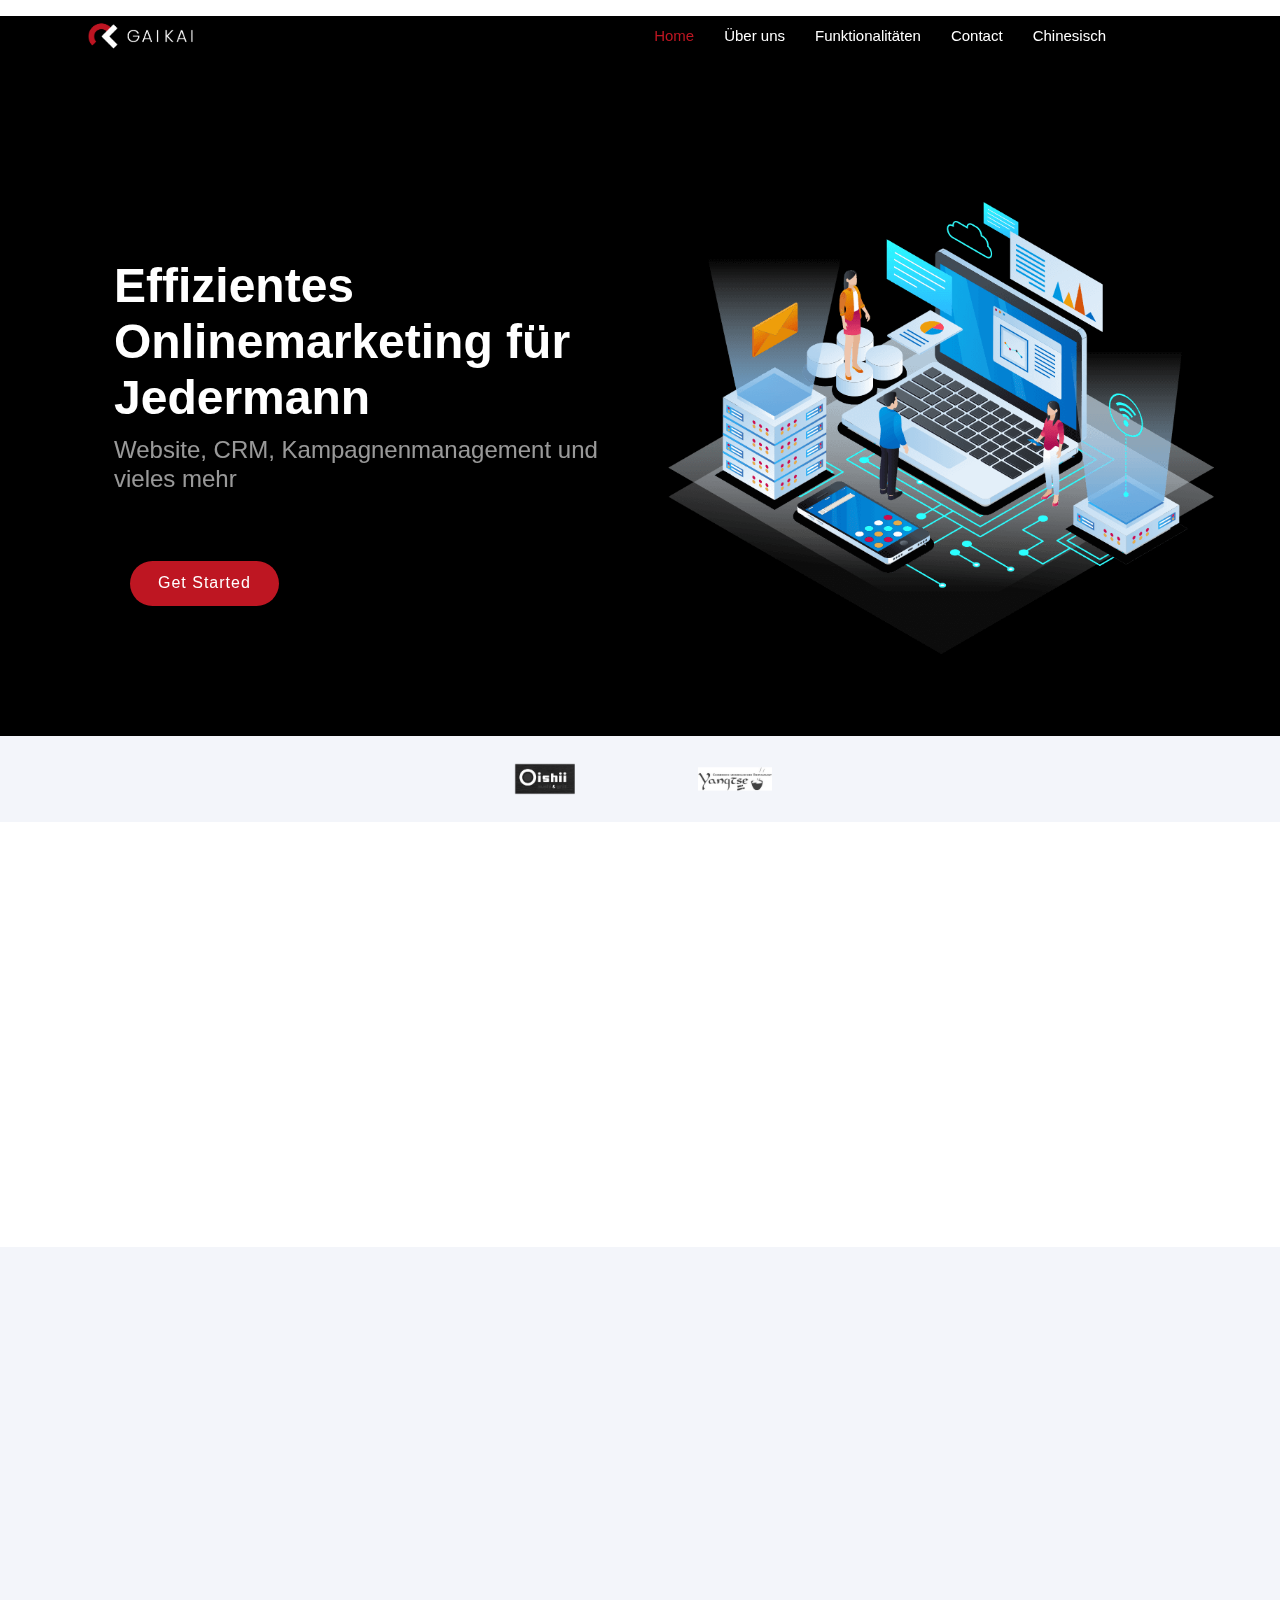
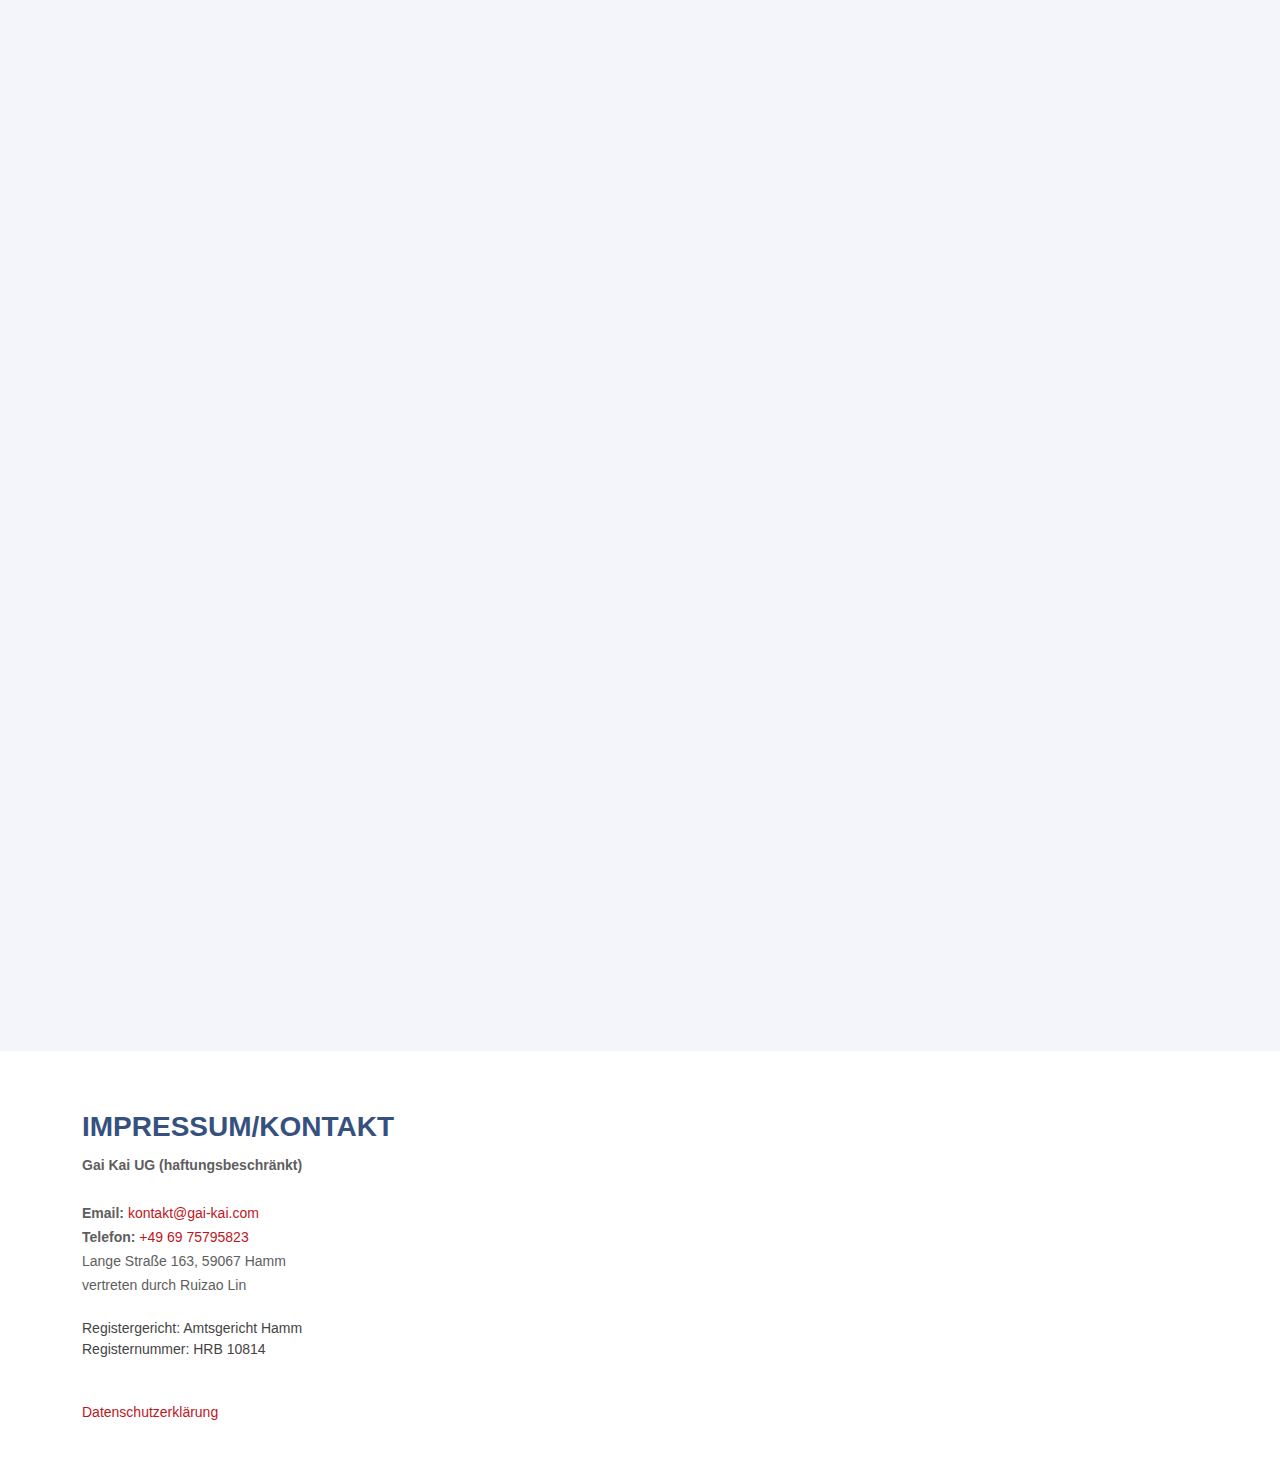
<file: index.html>
<!DOCTYPE html>
<html lang="en">

<head>
  <meta charset="utf-8">
  <meta content="width=device-width, initial-scale=1.0" name="viewport">

  <title>Gaikai UG (haftungsbeschränkt) - Homepage</title>
  <meta content="" name="description">
  <meta content="" name="keywords">

  <!-- Favicons -->
  <link href="assets/img/favicon_gk.png" rel="icon">
  <link href="assets/img/apple-touch-icon.png" rel="apple-touch-icon">

  <!-- Google Fonts -->


  <!-- Vendor CSS Files -->
  <link href="assets/vendor/aos/aos.css" rel="stylesheet">
  <link href="assets/vendor/bootstrap/css/bootstrap.min.css" rel="stylesheet">
  <link href="assets/vendor/bootstrap-icons/bootstrap-icons.css" rel="stylesheet">
  <link href="assets/vendor/boxicons/css/boxicons.min.css" rel="stylesheet">
  <link href="assets/vendor/glightbox/css/glightbox.min.css" rel="stylesheet">
  <link href="assets/vendor/remixicon/remixicon.css" rel="stylesheet">
  <link href="assets/vendor/swiper/swiper-bundle.min.css" rel="stylesheet">

  <!-- Template Main CSS File -->
  <link href="assets/css/style.css" rel="stylesheet">

  <!-- =======================================================
  * Template Name: Arsha - v4.3.0
  * Template URL: https://bootstrapmade.com/arsha-free-bootstrap-html-template-corporate/
  * Author: BootstrapMade.com
  * License: https://bootstrapmade.com/license/
  ======================================================== -->
</head>

<body>

  <!-- ======= Header ======= -->
  <header id="header" class="fixed-top ">
    <div class="container d-flex align-items-center">

      <h1 class="logo me-auto"><a href="index.html"><img src="assets/img/logo_long.png"></a></h1>
      <!-- Uncomment below if you prefer to use an image logo -->
      <!-- <a href="index.html" class="logo me-auto"><img src="assets/img/logo.png" alt="" class="img-fluid"></a>-->

      <nav id="navbar" class="navbar">
        <ul>
          <li><a class="nav-link scrollto active" href="#hero">Home</a></li>
          <li><a class="nav-link scrollto" href="#about">Über uns</a></li>
          <li><a class="nav-link scrollto" href="#services">Funktionalitäten</a></li>
         <!-- <li><a class="nav-link   scrollto" href="#portfolio">Portfolio</a></li>-->
       <!--   <li><a class="nav-link scrollto" href="#team">Team</a></li>-->
          <li><a class="nav-link scrollto" href="#contact">Contact</a></li>
          <li><a class="nav-link scrollto" href="cn">Chinesisch</li>
        <!--  <li><a class="getstarted scrollto" href="#about">Get Started</a></li>-->
        </ul>
        <i class="bi bi-list mobile-nav-toggle"></i>
      </nav><!-- .navbar -->

    </div>
  </header><!-- End Header -->

  <!-- ======= Hero Section ======= -->
  <section id="hero" class="d-flex align-items-center">

    <div class="container">
      <div class="row">
        <div class="col-lg-6 d-flex flex-column justify-content-center pt-4 pt-lg-0 order-2 order-lg-1" data-aos="fade-up" data-aos-delay="200">
          <h1>Effizientes Onlinemarketing für Jedermann</h1>
          <h2>Website, CRM, Kampagnenmanagement und vieles mehr</h2>
          <div class="d-flex justify-content-center justify-content-lg-start">
            <a href="#about" class="btn-get-started scrollto">Get Started</a>
          <!--  <a href="https://www.youtube.com/watch?v=jDDaplaOz7Q" class="glightbox btn-watch-video"><i class="bi bi-play-circle"></i><span>Watch Video</span></a>-->
          </div>
        </div>
        <div class="col-lg-6 order-1 order-lg-2 hero-img" data-aos="zoom-in" data-aos-delay="200">
          <img src="assets/img/hero-img.png" class="img-fluid animated" alt="">
        </div>
      </div>
    </div>

  </section><!-- End Hero -->

  <main id="main">

    <!-- ======= Cliens Section ======= -->
    <section id="cliens" class="cliens section-bg">
      <div class="container">

        <div class="row" data-aos="zoom-in">

          <div class="col-lg-2 col-md-4 col-6 d-flex align-items-center justify-content-center">
           
          </div>

          <div class="col-lg-2 col-md-4 col-6 d-flex align-items-center justify-content-center">
           
          </div>
          <div class="col-lg-2 col-md-4 col-6 d-flex align-items-center justify-content-center">
            <a href="https://oishii-wiesbaden.de"> <img src="assets/img/clients/oishii.png" class="img-fluid" alt=""></a>
          </div>

          <div class="col-lg-2 col-md-4 col-6 d-flex align-items-center justify-content-center">
            <a href="https://www.yangtse-koeln.org"><img src="assets/img/clients/yangtse.png" class="img-fluid" alt=""></a>
          </div>
          <div class="col-lg-2 col-md-4 col-6 d-flex align-items-center justify-content-center">
           
          </div>

          <div class="col-lg-2 col-md-4 col-6 d-flex align-items-center justify-content-center">
            
          </div>

        </div>

      </div>
    </section><!-- End Cliens Section -->

    <!-- ======= About Us Section ======= -->
    <section id="about" class="about">
      <div class="container" data-aos="fade-up">

        <div class="section-title">
          <h2>Über uns</h2>
        </div>

        <div class="row content">
          <div class="col-lg-6">
            <p>
             Gai Kai ist ein junges und modernes Unternehmen, welches es sich zum Ziel gemacht hat, leicht bedinbare und ganzheitliche Lösungen für unsere Kunden zu entwickeln.
            </p>
            <ul>
              <li><i class="ri-check-double-line"></i> Optimale Usability</li>
              <li><i class="ri-check-double-line"></i> Modularisierbar</li>
              <li><i class="ri-check-double-line"></i> Auf Ihe Bedürfnisse zugeschnitten</li>
            </ul>
          </div>
          <div class="col-lg-6 pt-4 pt-lg-0">
            <p>
             Mit Produkten wie OnMarketing 100 bieten wir Ihnen ein Tool, um Ihr Marketing und Ihre Kundenbeziehungen zu pflegen und zu optimieren, um so höhere Umsätze zu erzielen.
            </p>
          <!--  <a href="#" class="btn-learn-more">Mehr erfahren</a>-->
          </div>
        </div>

      </div>
    </section><!-- End About Us Section -->

    <!-- ======= Why Us Section ======= -->
    <section id="why-us" class="why-us section-bg">
      <div class="container-fluid" data-aos="fade-up">

        <div class="row">

          <div class="col-lg-7 d-flex flex-column justify-content-center align-items-stretch  order-2 order-lg-1">

            <div class="content">
              <h3>Nehmen Sie Marketing und Vertieb wieder selbst in die Hand <strong>mit OnMarketing 100</strong></h3>
              <p>
               Wie arbeiten wir mit unseren Kunden zusammen?
              </p>
            </div>

            <div class="accordion-list">
              <ul>
                <li>
                  <a data-bs-toggle="collapse" class="collapse" data-bs-target="#accordion-list-1"><span>01</span>Sie kontaktieren uns <i class="bx bx-chevron-down icon-show"></i><i class="bx bx-chevron-up icon-close"></i></a>
                  <div id="accordion-list-1" class="collapse show" data-bs-parent=".accordion-list">
                    <p>
                     Nach der Kontaktaufnahme lassen wir ihnen alle relevanten Informationen zukommenud planen das gemeinsame Go-Live
                    </p>
                  </div>
                </li>

                <li>
                  <a data-bs-toggle="collapse" data-bs-target="#accordion-list-2" class="collapsed"><span>02</span> Wir besuchen Sie und machen uns vor Ort ein Bild <i class="bx bx-chevron-down icon-show"></i><i class="bx bx-chevron-up icon-close"></i></a>
                  <div id="accordion-list-2" class="collapse" data-bs-parent=".accordion-list">
                    <p>
                      Sobald Sie sich für uns entschieden haben schicken wir einen unserer Experten zu Ihnen, der Ihr Unternehmen vor Ort entsprechend in Szene setzt.
                    </p>
                  </div>
                </li>

                <li>
                  <a data-bs-toggle="collapse" data-bs-target="#accordion-list-3" class="collapsed"><span>03</span> Sie erhalten Ihre Zugangsdaten <i class="bx bx-chevron-down icon-show"></i><i class="bx bx-chevron-up icon-close"></i></a>
                  <div id="accordion-list-3" class="collapse" data-bs-parent=".accordion-list">
                    <p>
                      Wenn alle nötigen Medien und Informationen von uns gesammelt wurden beginnen wir mit der Entwicklung ihrer individuellen Lösung.
                    </p>
                  </div>
                </li>

              </ul>
            </div>

          </div>

          <div class="col-lg-5 align-items-stretch order-1 order-lg-2 img" style='background-image: url("assets/img/why-us.png");' data-aos="zoom-in" data-aos-delay="150">&nbsp;</div>
        </div>

      </div>
    </section><!-- End Why Us Section -->

 <!--    ======= Skills Section =======
    <section id="skills" class="skills">
      <div class="container" data-aos="fade-up">

        <div class="row">
          <div class="col-lg-6 d-flex align-items-center" data-aos="fade-right" data-aos-delay="100">
            <img src="assets/img/skills.png" class="img-fluid" alt="">
          </div>
          <div class="col-lg-6 pt-4 pt-lg-0 content" data-aos="fade-left" data-aos-delay="100">
            <h3>Wir sind keine Anfänger</h3>
            <p class="fst-italic">
              Alle
            </p>

            <div class="skills-content">

              <div class="progress">
                <span class="skill">HTML <i class="val">100%</i></span>
                <div class="progress-bar-wrap">
                  <div class="progress-bar" role="progressbar" aria-valuenow="100" aria-valuemin="0" aria-valuemax="100"></div>
                </div>
              </div>

              <div class="progress">
                <span class="skill">CSS <i class="val">90%</i></span>
                <div class="progress-bar-wrap">
                  <div class="progress-bar" role="progressbar" aria-valuenow="90" aria-valuemin="0" aria-valuemax="100"></div>
                </div>
              </div>

              <div class="progress">
                <span class="skill">JavaScript <i class="val">75%</i></span>
                <div class="progress-bar-wrap">
                  <div class="progress-bar" role="progressbar" aria-valuenow="75" aria-valuemin="0" aria-valuemax="100"></div>
                </div>
              </div>

              <div class="progress">
                <span class="skill">Photoshop <i class="val">55%</i></span>
                <div class="progress-bar-wrap">
                  <div class="progress-bar" role="progressbar" aria-valuenow="55" aria-valuemin="0" aria-valuemax="100"></div>
                </div>
              </div>

            </div>

          </div>
        </div>

      </div>
    </section> End Skills Section -->

    <!-- ======= Services Section ======= -->
    <section id="services" class="services section-bg">
      <div class="container" data-aos="fade-up">

        <div class="section-title">
          <h2>Funktionalitäten</h2>
          <p>Was genau bietet OM100?</p>
        </div>

        <div class="row">
          <div class="col-xl-3 col-md-6 d-flex align-items-stretch mt-4 mt-xl-0" data-aos="zoom-in" data-aos-delay="400">
            <div class="icon-box">
              <div class="icon"><i class="bx bxl-dribbble"></i></div>
              <h4><a href="">Onboarding, Coachings & Support</a></h4>
              <p>Wir lernen Sie in unser Tool ein und bringen Ihnen bei, wie Sie es für effiziente Nachfragesteuereung nutzen können.<br>
              Beratung & Support sind ebenfalls enthalten bzw. könne dazugebucht werden.</p>
            </div>
          </div>

          <div class="col-xl-3 col-md-6 d-flex align-items-stretch" data-aos="zoom-in" data-aos-delay="100">
            <div class="icon-box">
              <div class="icon"><i class="bx bx-file"></i></div>
              <h4><a href="">Website & Beratung</a></h4>
              <p>Wir erstellen eine moderne Website nach Ihren wünschen oder passen Ihre bestehende so an, dass Sie mit unserem System interagieren kann. So leiten Sie interessierte Gäste in Ihren Sales-Funnel.</p>
            </div>
          </div>
          <div class="col-xl-3 col-md-6 d-flex align-items-stretch mt-4 mt-md-0" data-aos="zoom-in" data-aos-delay="200">
            <div class="icon-box">
              <div class="icon"><i class="bx bx-layer"></i></div>
              <h4><a href="">OM100: die App</a></h4>
              <p>Sehen Sie ihr Restaurant und alle relevanten Kunden- & Reservierungsdaten auf einen Blick. Pflegen Sie nachhaltige Kundenbeziehungen und steuern Sie ihr Geschäft.</p>
            </div>
          </div>
         
          <div class="col-xl-3 col-md-6 d-flex align-items-stretch mt-4 mt-xl-0" data-aos="zoom-in" data-aos-delay="300">
            <div class="icon-box">
              <div class="icon"><i class="bx bx-tachometer"></i></div>
              <h4><a href="">Garantierter Gewinn</a></h4>
              <p>Solange Sie unserem Rat folgen und Ihn verinnerlichen, garatntieren wir Ihnen, dass Sie durch OM100 deutlich mehr verdienen als Sie ausgeben.</p>
            </div>
          </div>

        </div>

      </div>
    </section><!-- End Services Section -->

    <!-- ======= Cta Section ======= -->
  <!--  <section id="cta" class="cta">
      <div class="container" data-aos="zoom-in">

        <div class="row">
          <div class="col-lg-9 text-center text-lg-start">
            <h3>Call To Action</h3>
            <p> Duis aute irure dolor in reprehenderit in voluptate velit esse cillum dolore eu fugiat nulla pariatur. Excepteur sint occaecat cupidatat non proident, sunt in culpa qui officia deserunt mollit anim id est laborum.</p>
          </div>
          <div class="col-lg-3 cta-btn-container text-center">
            <a class="cta-btn align-middle" href="#">Call To Action</a>
          </div>
        </div>

      </div>
    </section>&lt;!&ndash; End Cta Section &ndash;&gt;

    &lt;!&ndash; ======= Portfolio Section ======= &ndash;&gt;
    <section id="portfolio" class="portfolio">
      <div class="container" data-aos="fade-up">

        <div class="section-title">
          <h2>Portfolio</h2>
          <p>Magnam dolores commodi suscipit. Necessitatibus eius consequatur ex aliquid fuga eum quidem. Sit sint consectetur velit. Quisquam quos quisquam cupiditate. Et nemo qui impedit suscipit alias ea. Quia fugiat sit in iste officiis commodi quidem hic quas.</p>
        </div>

        <ul id="portfolio-flters" class="d-flex justify-content-center" data-aos="fade-up" data-aos-delay="100">
          <li data-filter="*" class="filter-active">All</li>
          <li data-filter=".filter-app">App</li>
          <li data-filter=".filter-card">Card</li>
          <li data-filter=".filter-web">Web</li>
        </ul>

        <div class="row portfolio-container" data-aos="fade-up" data-aos-delay="200">

          <div class="col-lg-4 col-md-6 portfolio-item filter-app">
            <div class="portfolio-img"><img src="assets/img/portfolio/portfolio-1.jpg" class="img-fluid" alt=""></div>
            <div class="portfolio-info">
              <h4>App 1</h4>
              <p>App</p>
              <a href="assets/img/portfolio/portfolio-1.jpg" data-gallery="portfolioGallery" class="portfolio-lightbox preview-link" title="App 1"><i class="bx bx-plus"></i></a>
              <a href="portfolio-details.html" class="details-link" title="More Details"><i class="bx bx-link"></i></a>
            </div>
          </div>

          <div class="col-lg-4 col-md-6 portfolio-item filter-web">
            <div class="portfolio-img"><img src="assets/img/portfolio/portfolio-2.jpg" class="img-fluid" alt=""></div>
            <div class="portfolio-info">
              <h4>Web 3</h4>
              <p>Web</p>
              <a href="assets/img/portfolio/portfolio-2.jpg" data-gallery="portfolioGallery" class="portfolio-lightbox preview-link" title="Web 3"><i class="bx bx-plus"></i></a>
              <a href="portfolio-details.html" class="details-link" title="More Details"><i class="bx bx-link"></i></a>
            </div>
          </div>

          <div class="col-lg-4 col-md-6 portfolio-item filter-app">
            <div class="portfolio-img"><img src="assets/img/portfolio/portfolio-3.jpg" class="img-fluid" alt=""></div>
            <div class="portfolio-info">
              <h4>App 2</h4>
              <p>App</p>
              <a href="assets/img/portfolio/portfolio-3.jpg" data-gallery="portfolioGallery" class="portfolio-lightbox preview-link" title="App 2"><i class="bx bx-plus"></i></a>
              <a href="portfolio-details.html" class="details-link" title="More Details"><i class="bx bx-link"></i></a>
            </div>
          </div>

          <div class="col-lg-4 col-md-6 portfolio-item filter-card">
            <div class="portfolio-img"><img src="assets/img/portfolio/portfolio-4.jpg" class="img-fluid" alt=""></div>
            <div class="portfolio-info">
              <h4>Card 2</h4>
              <p>Card</p>
              <a href="assets/img/portfolio/portfolio-4.jpg" data-gallery="portfolioGallery" class="portfolio-lightbox preview-link" title="Card 2"><i class="bx bx-plus"></i></a>
              <a href="portfolio-details.html" class="details-link" title="More Details"><i class="bx bx-link"></i></a>
            </div>
          </div>

          <div class="col-lg-4 col-md-6 portfolio-item filter-web">
            <div class="portfolio-img"><img src="assets/img/portfolio/portfolio-5.jpg" class="img-fluid" alt=""></div>
            <div class="portfolio-info">
              <h4>Web 2</h4>
              <p>Web</p>
              <a href="assets/img/portfolio/portfolio-5.jpg" data-gallery="portfolioGallery" class="portfolio-lightbox preview-link" title="Web 2"><i class="bx bx-plus"></i></a>
              <a href="portfolio-details.html" class="details-link" title="More Details"><i class="bx bx-link"></i></a>
            </div>
          </div>

          <div class="col-lg-4 col-md-6 portfolio-item filter-app">
            <div class="portfolio-img"><img src="assets/img/portfolio/portfolio-6.jpg" class="img-fluid" alt=""></div>
            <div class="portfolio-info">
              <h4>App 3</h4>
              <p>App</p>
              <a href="assets/img/portfolio/portfolio-6.jpg" data-gallery="portfolioGallery" class="portfolio-lightbox preview-link" title="App 3"><i class="bx bx-plus"></i></a>
              <a href="portfolio-details.html" class="details-link" title="More Details"><i class="bx bx-link"></i></a>
            </div>
          </div>

          <div class="col-lg-4 col-md-6 portfolio-item filter-card">
            <div class="portfolio-img"><img src="assets/img/portfolio/portfolio-7.jpg" class="img-fluid" alt=""></div>
            <div class="portfolio-info">
              <h4>Card 1</h4>
              <p>Card</p>
              <a href="assets/img/portfolio/portfolio-7.jpg" data-gallery="portfolioGallery" class="portfolio-lightbox preview-link" title="Card 1"><i class="bx bx-plus"></i></a>
              <a href="portfolio-details.html" class="details-link" title="More Details"><i class="bx bx-link"></i></a>
            </div>
          </div>

          <div class="col-lg-4 col-md-6 portfolio-item filter-card">
            <div class="portfolio-img"><img src="assets/img/portfolio/portfolio-8.jpg" class="img-fluid" alt=""></div>
            <div class="portfolio-info">
              <h4>Card 3</h4>
              <p>Card</p>
              <a href="assets/img/portfolio/portfolio-8.jpg" data-gallery="portfolioGallery" class="portfolio-lightbox preview-link" title="Card 3"><i class="bx bx-plus"></i></a>
              <a href="portfolio-details.html" class="details-link" title="More Details"><i class="bx bx-link"></i></a>
            </div>
          </div>

          <div class="col-lg-4 col-md-6 portfolio-item filter-web">
            <div class="portfolio-img"><img src="assets/img/portfolio/portfolio-9.jpg" class="img-fluid" alt=""></div>
            <div class="portfolio-info">
              <h4>Web 3</h4>
              <p>Web</p>
              <a href="assets/img/portfolio/portfolio-9.jpg" data-gallery="portfolioGallery" class="portfolio-lightbox preview-link" title="Web 3"><i class="bx bx-plus"></i></a>
              <a href="portfolio-details.html" class="details-link" title="More Details"><i class="bx bx-link"></i></a>
            </div>
          </div>

        </div>

      </div>-->
    </section><!-- End Portfolio Section -->

  <!--   ======= Team Section =======
    <section id="team" class="team section-bg">
      <div class="container" data-aos="fade-up">

        <div class="section-title">
          <h2>Team</h2>
          <p>Magnam dolores commodi suscipit. Necessitatibus eius consequatur ex aliquid fuga eum quidem. Sit sint consectetur velit. Quisquam quos quisquam cupiditate. Et nemo qui impedit suscipit alias ea. Quia fugiat sit in iste officiis commodi quidem hic quas.</p>
        </div>

        <div class="row">

          <div class="col-lg-6">
            <div class="member d-flex align-items-start" data-aos="zoom-in" data-aos-delay="100">
              <div class="pic"><img src="assets/img/team/team-1.jpg" class="img-fluid" alt=""></div>
              <div class="member-info">
                <h4>Walter White</h4>
                <span>Chief Executive Officer</span>
                <p>Explicabo voluptatem mollitia et repellat qui dolorum quasi</p>
                <div class="social">
                  <a href=""><i class="ri-twitter-fill"></i></a>
                  <a href=""><i class="ri-facebook-fill"></i></a>
                  <a href=""><i class="ri-instagram-fill"></i></a>
                  <a href=""> <i class="ri-linkedin-box-fill"></i> </a>
                </div>
              </div>
            </div>
          </div>

          <div class="col-lg-6 mt-4 mt-lg-0">
            <div class="member d-flex align-items-start" data-aos="zoom-in" data-aos-delay="200">
              <div class="pic"><img src="assets/img/team/team-2.jpg" class="img-fluid" alt=""></div>
              <div class="member-info">
                <h4>Sarah Jhonson</h4>
                <span>Product Manager</span>
                <p>Aut maiores voluptates amet et quis praesentium qui senda para</p>
                <div class="social">
                  <a href=""><i class="ri-twitter-fill"></i></a>
                  <a href=""><i class="ri-facebook-fill"></i></a>
                  <a href=""><i class="ri-instagram-fill"></i></a>
                  <a href=""> <i class="ri-linkedin-box-fill"></i> </a>
                </div>
              </div>
            </div>
          </div>

          <div class="col-lg-6 mt-4">
            <div class="member d-flex align-items-start" data-aos="zoom-in" data-aos-delay="300">
              <div class="pic"><img src="assets/img/team/team-3.jpg" class="img-fluid" alt=""></div>
              <div class="member-info">
                <h4>William Anderson</h4>
                <span>CTO</span>
                <p>Quisquam facilis cum velit laborum corrupti fuga rerum quia</p>
                <div class="social">
                  <a href=""><i class="ri-twitter-fill"></i></a>
                  <a href=""><i class="ri-facebook-fill"></i></a>
                  <a href=""><i class="ri-instagram-fill"></i></a>
                  <a href=""> <i class="ri-linkedin-box-fill"></i> </a>
                </div>
              </div>
            </div>
          </div>

          <div class="col-lg-6 mt-4">
            <div class="member d-flex align-items-start" data-aos="zoom-in" data-aos-delay="400">
              <div class="pic"><img src="assets/img/team/team-4.jpg" class="img-fluid" alt=""></div>
              <div class="member-info">
                <h4>Amanda Jepson</h4>
                <span>Accountant</span>
                <p>Dolorum tempora officiis odit laborum officiis et et accusamus</p>
                <div class="social">
                  <a href=""><i class="ri-twitter-fill"></i></a>
                  <a href=""><i class="ri-facebook-fill"></i></a>
                  <a href=""><i class="ri-instagram-fill"></i></a>
                  <a href=""> <i class="ri-linkedin-box-fill"></i> </a>
                </div>
              </div>
            </div>
          </div>

        </div>

      </div>
    </section> End Team Section -->

    <!-- ======= Pricing Section ======= -->
<!--    <section id="pricing" class="pricing">
      <div class="container" data-aos="fade-up">

        <div class="section-title">
          <h2>Pricing</h2>
          <p>Magnam dolores commodi suscipit. Necessitatibus eius consequatur ex aliquid fuga eum quidem. Sit sint consectetur velit. Quisquam quos quisquam cupiditate. Et nemo qui impedit suscipit alias ea. Quia fugiat sit in iste officiis commodi quidem hic quas.</p>
        </div>

        <div class="row">

          <div class="col-lg-4" data-aos="fade-up" data-aos-delay="100">
            <div class="box">
              <h3>Free Plan</h3>
              <h4><sup>$</sup>0<span>per month</span></h4>
              <ul>
                <li><i class="bx bx-check"></i> Quam adipiscing vitae proin</li>
                <li><i class="bx bx-check"></i> Nec feugiat nisl pretium</li>
                <li><i class="bx bx-check"></i> Nulla at volutpat diam uteera</li>
                <li class="na"><i class="bx bx-x"></i> <span>Pharetra massa massa ultricies</span></li>
                <li class="na"><i class="bx bx-x"></i> <span>Massa ultricies mi quis hendrerit</span></li>
              </ul>
              <a href="#" class="buy-btn">Get Started</a>
            </div>
          </div>

          <div class="col-lg-4 mt-4 mt-lg-0" data-aos="fade-up" data-aos-delay="200">
            <div class="box featured">
              <h3>Business Plan</h3>
              <h4><sup>$</sup>29<span>per month</span></h4>
              <ul>
                <li><i class="bx bx-check"></i> Quam adipiscing vitae proin</li>
                <li><i class="bx bx-check"></i> Nec feugiat nisl pretium</li>
                <li><i class="bx bx-check"></i> Nulla at volutpat diam uteera</li>
                <li><i class="bx bx-check"></i> Pharetra massa massa ultricies</li>
                <li><i class="bx bx-check"></i> Massa ultricies mi quis hendrerit</li>
              </ul>
              <a href="#" class="buy-btn">Get Started</a>
            </div>
          </div>

          <div class="col-lg-4 mt-4 mt-lg-0" data-aos="fade-up" data-aos-delay="300">
            <div class="box">
              <h3>Developer Plan</h3>
              <h4><sup>$</sup>49<span>per month</span></h4>
              <ul>
                <li><i class="bx bx-check"></i> Quam adipiscing vitae proin</li>
                <li><i class="bx bx-check"></i> Nec feugiat nisl pretium</li>
                <li><i class="bx bx-check"></i> Nulla at volutpat diam uteera</li>
                <li><i class="bx bx-check"></i> Pharetra massa massa ultricies</li>
                <li><i class="bx bx-check"></i> Massa ultricies mi quis hendrerit</li>
              </ul>
              <a href="#" class="buy-btn">Get Started</a>
            </div>
          </div>

        </div>

      </div>
    </section>--><!-- End Pricing Section -->

    <!-- ======= Frequently Asked Questions Section ======= -->
    <!--<section id="faq" class="faq section-bg">
      <div class="container" data-aos="fade-up">

        <div class="section-title">
          <h2>Frequently Asked Questions</h2>
          <p>Magnam dolores commodi suscipit. Necessitatibus eius consequatur ex aliquid fuga eum quidem. Sit sint consectetur velit. Quisquam quos quisquam cupiditate. Et nemo qui impedit suscipit alias ea. Quia fugiat sit in iste officiis commodi quidem hic quas.</p>
        </div>

        <div class="faq-list">
          <ul>
            <li data-aos="fade-up" data-aos-delay="100">
              <i class="bx bx-help-circle icon-help"></i> <a data-bs-toggle="collapse" class="collapse" data-bs-target="#faq-list-1">Non consectetur a erat nam at lectus urna duis? <i class="bx bx-chevron-down icon-show"></i><i class="bx bx-chevron-up icon-close"></i></a>
              <div id="faq-list-1" class="collapse show" data-bs-parent=".faq-list">
                <p>
                  Feugiat pretium nibh ipsum consequat. Tempus iaculis urna id volutpat lacus laoreet non curabitur gravida. Venenatis lectus magna fringilla urna porttitor rhoncus dolor purus non.
                </p>
              </div>
            </li>

            <li data-aos="fade-up" data-aos-delay="200">
              <i class="bx bx-help-circle icon-help"></i> <a data-bs-toggle="collapse" data-bs-target="#faq-list-2" class="collapsed">Feugiat scelerisque varius morbi enim nunc? <i class="bx bx-chevron-down icon-show"></i><i class="bx bx-chevron-up icon-close"></i></a>
              <div id="faq-list-2" class="collapse" data-bs-parent=".faq-list">
                <p>
                  Dolor sit amet consectetur adipiscing elit pellentesque habitant morbi. Id interdum velit laoreet id donec ultrices. Fringilla phasellus faucibus scelerisque eleifend donec pretium. Est pellentesque elit ullamcorper dignissim. Mauris ultrices eros in cursus turpis massa tincidunt dui.
                </p>
              </div>
            </li>

            <li data-aos="fade-up" data-aos-delay="300">
              <i class="bx bx-help-circle icon-help"></i> <a data-bs-toggle="collapse" data-bs-target="#faq-list-3" class="collapsed">Dolor sit amet consectetur adipiscing elit? <i class="bx bx-chevron-down icon-show"></i><i class="bx bx-chevron-up icon-close"></i></a>
              <div id="faq-list-3" class="collapse" data-bs-parent=".faq-list">
                <p>
                  Eleifend mi in nulla posuere sollicitudin aliquam ultrices sagittis orci. Faucibus pulvinar elementum integer enim. Sem nulla pharetra diam sit amet nisl suscipit. Rutrum tellus pellentesque eu tincidunt. Lectus urna duis convallis convallis tellus. Urna molestie at elementum eu facilisis sed odio morbi quis
                </p>
              </div>
            </li>

            <li data-aos="fade-up" data-aos-delay="400">
              <i class="bx bx-help-circle icon-help"></i> <a data-bs-toggle="collapse" data-bs-target="#faq-list-4" class="collapsed">Tempus quam pellentesque nec nam aliquam sem et tortor consequat? <i class="bx bx-chevron-down icon-show"></i><i class="bx bx-chevron-up icon-close"></i></a>
              <div id="faq-list-4" class="collapse" data-bs-parent=".faq-list">
                <p>
                  Molestie a iaculis at erat pellentesque adipiscing commodo. Dignissim suspendisse in est ante in. Nunc vel risus commodo viverra maecenas accumsan. Sit amet nisl suscipit adipiscing bibendum est. Purus gravida quis blandit turpis cursus in.
                </p>
              </div>
            </li>

            <li data-aos="fade-up" data-aos-delay="500">
              <i class="bx bx-help-circle icon-help"></i> <a data-bs-toggle="collapse" data-bs-target="#faq-list-5" class="collapsed">Tortor vitae purus faucibus ornare. Varius vel pharetra vel turpis nunc eget lorem dolor? <i class="bx bx-chevron-down icon-show"></i><i class="bx bx-chevron-up icon-close"></i></a>
              <div id="faq-list-5" class="collapse" data-bs-parent=".faq-list">
                <p>
                  Laoreet sit amet cursus sit amet dictum sit amet justo. Mauris vitae ultricies leo integer malesuada nunc vel. Tincidunt eget nullam non nisi est sit amet. Turpis nunc eget lorem dolor sed. Ut venenatis tellus in metus vulputate eu scelerisque.
                </p>
              </div>
            </li>

          </ul>
        </div>

      </div>
    </section>--><!-- End Frequently Asked Questions Section -->

    <!-- ======= Contact Section ======= -->
    <!--<section id="contact" class="contact">
      <div class="container" data-aos="fade-up">

        <div class="section-title">
          <h2>Contact</h2>
          <p>Magnam dolores commodi suscipit. Necessitatibus eius consequatur ex aliquid fuga eum quidem. Sit sint consectetur velit. Quisquam quos quisquam cupiditate. Et nemo qui impedit suscipit alias ea. Quia fugiat sit in iste officiis commodi quidem hic quas.</p>
        </div>

        <div class="row">

          <div class="col-lg-5 d-flex align-items-stretch">
            <div class="info">
              <div class="address">
                <i class="bi bi-geo-alt"></i>
                <h4>Location:</h4>
                <p>A108 Adam Street, New York, NY 535022</p>
              </div>

              <div class="email">
                <i class="bi bi-envelope"></i>
                <h4>Email:</h4>
                <p>info@example.com</p>
              </div>

              <div class="phone">
                <i class="bi bi-phone"></i>
                <h4>Call:</h4>
                <p>+1 5589 55488 55s</p>
              </div>

              <iframe src="https://www.google.com/maps/embed?pb=!1m14!1m8!1m3!1d12097.433213460943!2d-74.0062269!3d40.7101282!3m2!1i1024!2i768!4f13.1!3m3!1m2!1s0x0%3A0xb89d1fe6bc499443!2sDowntown+Conference+Center!5e0!3m2!1smk!2sbg!4v1539943755621" frameborder="0" style="border:0; width: 100%; height: 290px;" allowfullscreen></iframe>
            </div>

          </div>

          <div class="col-lg-7 mt-5 mt-lg-0 d-flex align-items-stretch">
            <form action="forms/contact.php" method="post" role="form" class="php-email-form">
              <div class="row">
                <div class="form-group col-md-6">
                  <label for="name">Your Name</label>
                  <input type="text" name="name" class="form-control" id="name" required>
                </div>
                <div class="form-group col-md-6">
                  <label for="name">Your Email</label>
                  <input type="email" class="form-control" name="email" id="email" required>
                </div>
              </div>
              <div class="form-group">
                <label for="name">Subject</label>
                <input type="text" class="form-control" name="subject" id="subject" required>
              </div>
              <div class="form-group">
                <label for="name">Message</label>
                <textarea class="form-control" name="message" rows="10" required></textarea>
              </div>
              <div class="my-3">
                <div class="loading">Loading</div>
                <div class="error-message"></div>
                <div class="sent-message">Your message has been sent. Thank you!</div>
              </div>
              <div class="text-center"><button type="submit">Send Message</button></div>
            </form>
          </div>

        </div>

      </div>
    </section>--><!-- End Contact Section -->

  </main><!-- End #main -->

  <!-- ======= Footer ======= -->
  <footer id="footer">

  <!--  <div class="footer-newsletter">
      <div class="container">
        <div class="row justify-content-center">
          <div class="col-lg-6">
            <h4>Join Our Newsletter</h4>
            <p>Tamen quem nulla quae legam multos aute sint culpa legam noster magna</p>
            <form action="" method="post">
              <input type="email" name="email"><input type="submit" value="Subscribe">
            </form>
          </div>
        </div>
      </div>
    </div>-->

    <div class="footer-top">
      <div class="container">
        <div class="row">

          <div class="col-lg-3 col-md-6 footer-contact">
            <h3>Impressum/Kontakt</h3>
            <p>
              <strong>Gai Kai UG (haftungsbeschränkt)</strong><br><br>
             <strong>Email:</strong> <a href="mailto:kontakt@gai-kai.com">kontakt@gai-kai.com</a> <br>
             <strong>Telefon:</strong> <a href="tel:+496975795823">+49 69 75795823</a><br>
              Lange Straße 163, 59067 Hamm<br>
              vertreten durch Ruizao Lin
            </p>
            <br>Registergericht: Amtsgericht Hamm
            <br>Registernummer: HRB 10814 </p>
       
            <br>
            <br>
            <a href="datenschutz.html">Datenschutzerklärung</p>
          </div>
          

     <!--  <div class="col-lg-3 col-md-6 footer-links">
            <h4>Useful Links</h4>
            <ul>
              <li><i class="bx bx-chevron-right"></i> <a href="#">Home</a></li>
              <li><i class="bx bx-chevron-right"></i> <a href="#">About us</a></li>
              <li><i class="bx bx-chevron-right"></i> <a href="#">Services</a></li>
              <li><i class="bx bx-chevron-right"></i> <a href="#">Terms of service</a></li>
              <li><i class="bx bx-chevron-right"></i> <a href="#">Privacy policy</a></li>
            </ul>
          </div>

          <div class="col-lg-3 col-md-6 footer-links">
            <h4>Our Services</h4>
            <ul>
              <li><i class="bx bx-chevron-right"></i> <a href="#">Web Design</a></li>
              <li><i class="bx bx-chevron-right"></i> <a href="#">Web Development</a></li>
              <li><i class="bx bx-chevron-right"></i> <a href="#">Product Management</a></li>
              <li><i class="bx bx-chevron-right"></i> <a href="#">Marketing</a></li>
              <li><i class="bx bx-chevron-right"></i> <a href="#">Graphic Design</a></li>
            </ul>-->

          <!--<div class="col-lg-3 col-md-6 footer-links">
        
            <div class="social-links mt-3">
              <a href="#" class="twitter"><i class="bx bxl-twitter"></i></a>
              <a href="#" class="facebook"><i class="bx bxl-facebook"></i></a>
              <a href="#" class="instagram"><i class="bx bxl-instagram"></i></a>
              <a href="#" class="google-plus"><i class="bx bxl-skype"></i></a>
              <a href="#" class="linkedin"><i class="bx bxl-linkedin"></i></a>
            </div>
          </div>-->

        </div>
      </div>
    </div>

<!--    <div class="container footer-bottom clearfix">
      <div class="copyright">
        &copy; Copyright <strong><span>Arsha</span></strong>. All Rights Reserved
      </div>
      <div class="credits">
        &lt;!&ndash; All the links in the footer should remain intact. &ndash;&gt;
        &lt;!&ndash; You can delete the links only if you purchased the pro version. &ndash;&gt;
        &lt;!&ndash; Licensing information: https://bootstrapmade.com/license/ &ndash;&gt;
        &lt;!&ndash; Purchase the pro version with working PHP/AJAX contact form: https://bootstrapmade.com/arsha-free-bootstrap-html-template-corporate/ &ndash;&gt;
        Designed by <a href="https://bootstrapmade.com/">BootstrapMade</a>
      </div>

    
    -->
    </div>
  </footer><!-- End Footer -->

  <div id="preloader"></div>
  <a href="#" class="back-to-top d-flex align-items-center justify-content-center"><i class="bi bi-arrow-up-short"></i></a>

  <!-- Vendor JS Files -->
  <script src="assets/vendor/aos/aos.js"></script>
  <script src="assets/vendor/bootstrap/js/bootstrap.bundle.min.js"></script>
  <script src="assets/vendor/glightbox/js/glightbox.min.js"></script>
  <script src="assets/vendor/isotope-layout/isotope.pkgd.min.js"></script>
  <script src="assets/vendor/php-email-form/validate.js"></script>
  <script src="assets/vendor/swiper/swiper-bundle.min.js"></script>
  <script src="assets/vendor/waypoints/noframework.waypoints.js"></script>

  <!-- Template Main JS File -->
  <script src="assets/js/main.js"></script>

</body>

</html>
</file>
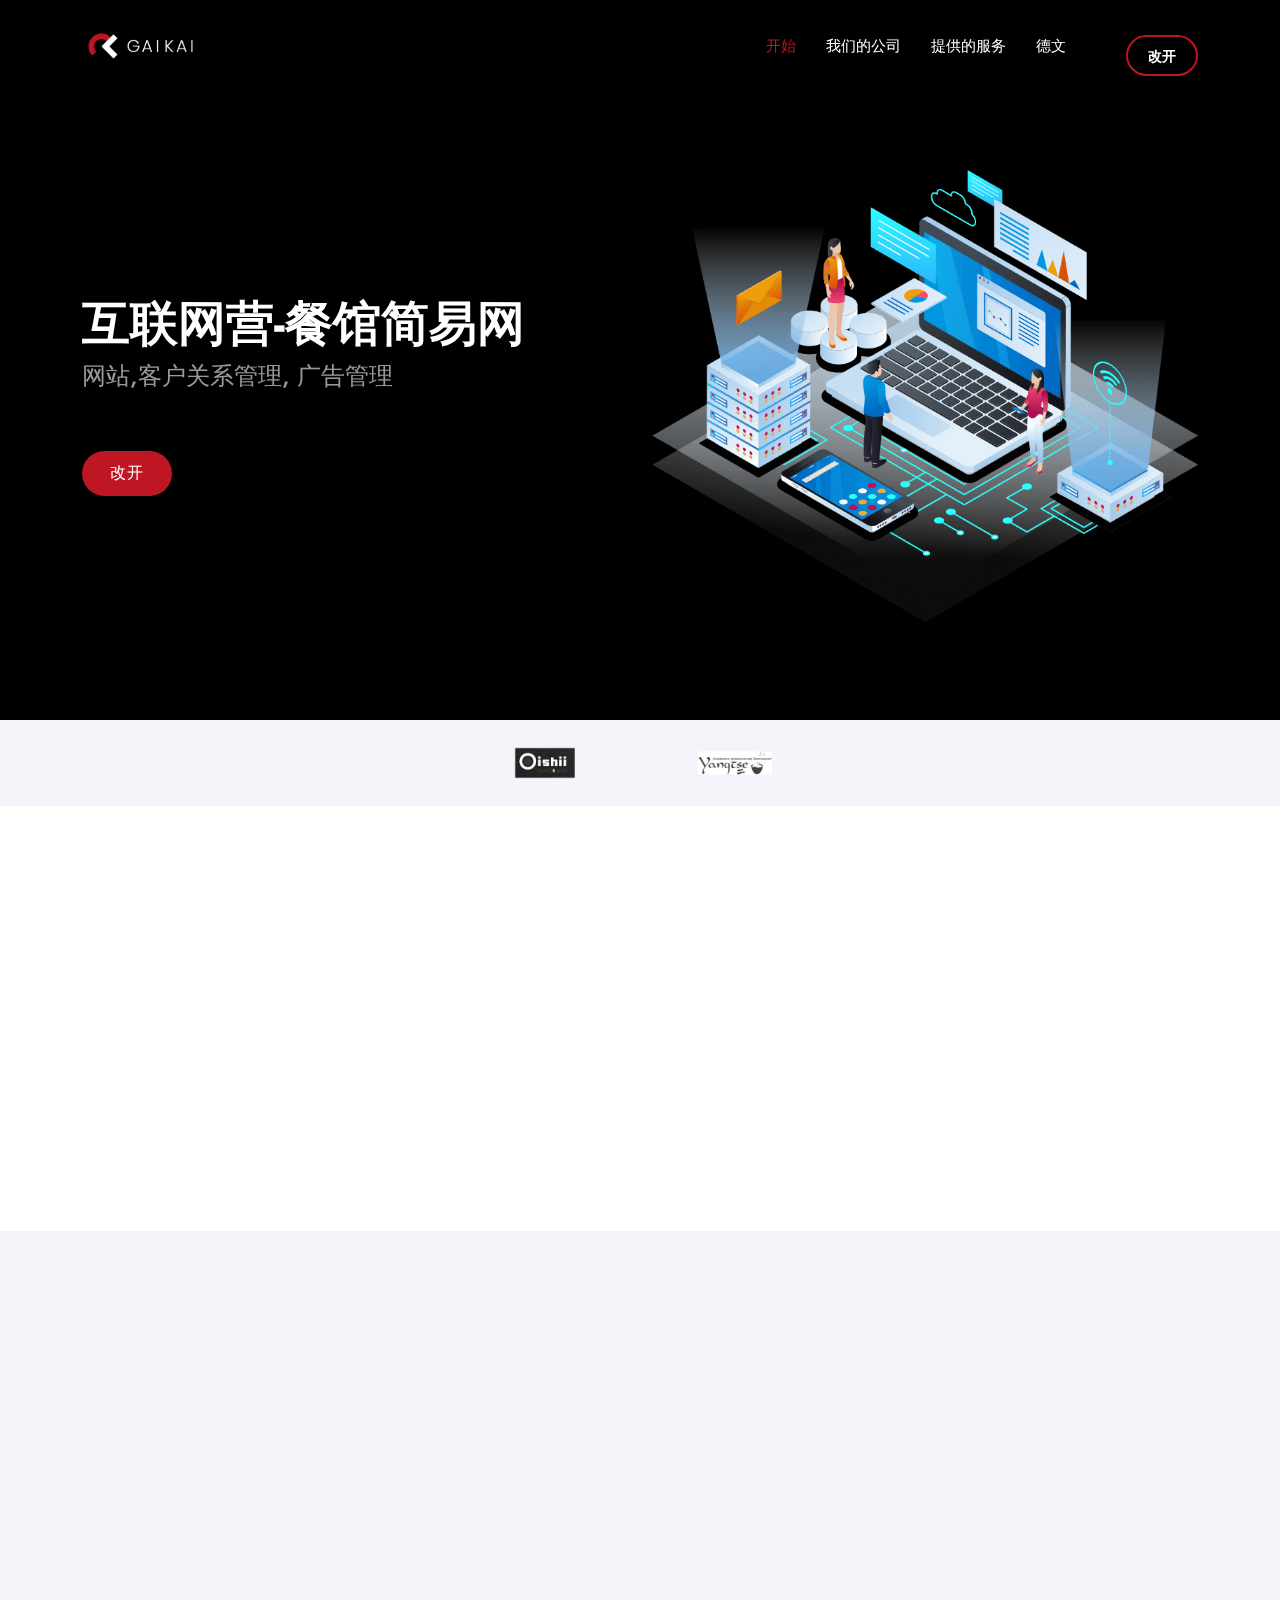
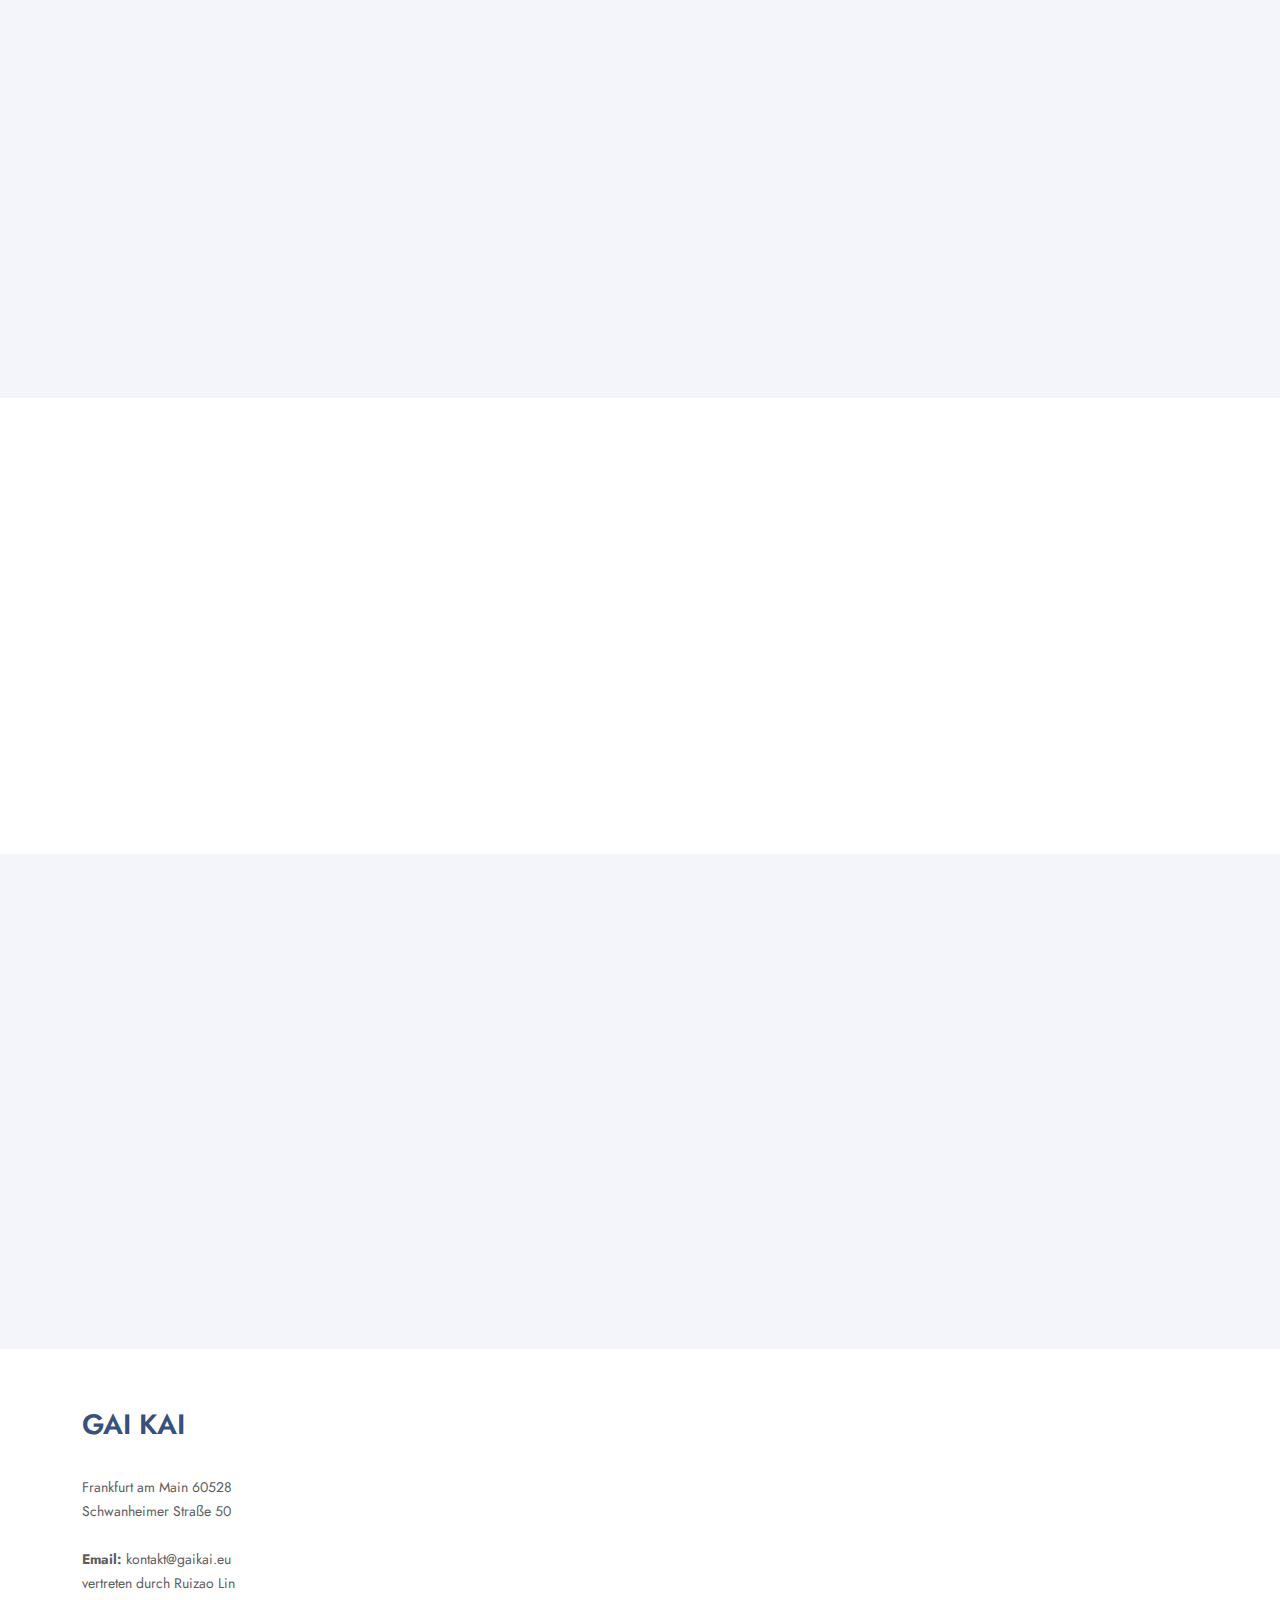
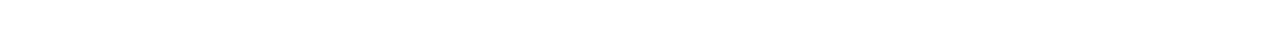
<file: cn/index.html>
<!DOCTYPE html>
<html lang="en">

<head>
  <meta charset="utf-8">
  <meta content="width=device-width, initial-scale=1.0" name="viewport">

  <title>Arsha Bootstrap Template - Index</title>
  <meta content="" name="description">
  <meta content="" name="keywords">

  <!-- Favicons -->
  <link href="../assets/img/favicon.png" rel="icon">
  <link href="../assets/img/apple-touch-icon.png" rel="apple-touch-icon">

  <!-- Google Fonts -->
  <link href="https://fonts.googleapis.com/css?family=Open+Sans:300,300i,400,400i,600,600i,700,700i|Jost:300,300i,400,400i,500,500i,600,600i,700,700i|Poppins:300,300i,400,400i,500,500i,600,600i,700,700i" rel="stylesheet">

  <!-- Vendor CSS Files -->
  <link href="../assets/vendor/aos/aos.css" rel="stylesheet">
  <link href="../assets/vendor/bootstrap/css/bootstrap.min.css" rel="stylesheet">
  <link href="../assets/vendor/bootstrap-icons/bootstrap-icons.css" rel="stylesheet">
  <link href="../assets/vendor/boxicons/css/boxicons.min.css" rel="stylesheet">
  <link href="../assets/vendor/glightbox/css/glightbox.min.css" rel="stylesheet">
  <link href="../assets/vendor/remixicon/remixicon.css" rel="stylesheet">
  <link href="../assets/vendor/swiper/swiper-bundle.min.css" rel="stylesheet">

  <!-- Template Main CSS File -->
  <link href="../assets/css/style.css" rel="stylesheet">

  <!-- =======================================================
  * Template Name: Arsha - v4.3.0
  * Template URL: https://bootstrapmade.com/arsha-free-bootstrap-html-template-corporate/
  * Author: BootstrapMade.com
  * License: https://bootstrapmade.com/license/
  ======================================================== -->
  <!-- Global site tag (gtag.js) - Google Analytics -->
  <script async src="https://www.googletagmanager.com/gtag/js?id=G-JHGHF6FQ1S"></script>
  <script>
    window.dataLayer = window.dataLayer || [];
    function gtag(){dataLayer.push(arguments);}
    gtag('js', new Date());

    gtag('config', 'G-JHGHF6FQ1S');
  </script>
</head>

<body>

<!-- ======= Header ======= -->
<header id="header" class="fixed-top ">
  <div class="container d-flex align-items-center">

    <h1 class="logo me-auto"><a href="index.html"><img src="../assets/img/logo_long.png"></a></h1>
    <!-- Uncomment below if you prefer to use an image logo -->
    <!-- <a href="index.html" class="logo me-auto"><img src="assets/img/logo.png" alt="" class="img-fluid"></a>-->

    <nav id="navbar" class="navbar">
      <ul>
        <li><a class="nav-link scrollto active" href="#hero">开始</a></li>
        <li><a class="nav-link scrollto" href="#about">我们的公司</a></li>
        <li><a class="nav-link scrollto" href="#services">提供的服务</a></li>
        <li><a class="nav-link scrollto" href="https://gai-kai.com">德文</li>
        <!--          <li><a class="nav-link   scrollto" href="#portfolio">我们的客户</a></li>
                  <li><a class="nav-link scrollto" href="#team">改开团体</a></li>-->
        <!--<li class="dropdown"><a href="#"><span>跟多</span> <i class="bi bi-chevron-down"></i></a>
          <ul>
            <li><a href="#">Drop Down 1</a></li>
            <li class="dropdown"><a href="#"><span>Deep Drop Down</span> <i class="bi bi-chevron-right"></i></a>
              <ul>
                <li><a href="#">Deep Drop Down 1</a></li>
                <li><a href="#">Deep D发rop Down 2</a></li>
                <li><a href="#">Deep Drop Down 3</a></li>
                <li><a href="#">Deep Drop Down 4</a></li>
                <li><a href="#">Deep Drop Down 5</a></li>
              </ul>
            </li>
            <li><a href="#">Drop Down 2</a></li>
            <li><a href="#">Drop Down 3</a></li>
            <li><a href="#">Drop Down 4</a></li>
          </ul>
        </li>-->
        <!--  <li><a class="nav-link scrollto" href="#contact">联系</a></li>-->
        <li><a class="getstarted scrollto" href="#about">改开</a></li>
      </ul>
      <i class="bi bi-list mobile-nav-toggle"></i>
    </nav><!-- .navbar -->

  </div>
</header><!-- End Header -->

<!-- ======= Hero Section ======= -->
<section id="hero" class="d-flex align-items-center">

  <div class="container">
    <div class="row">
      <div class="col-lg-6 d-flex flex-column justify-content-center pt-4 pt-lg-0 order-2 order-lg-1" data-aos="fade-up" data-aos-delay="200">
        <h1>互联网营-餐馆简易网</h1>
        <h2>网站,客户关系管理, 广告管理</h2>
        <div class="d-flex justify-content-center justify-content-lg-start">
          <a href="#about" class="btn-get-started scrollto">改开</a>
          <!--  <a href="https://www.youtube.com/watch?v=jDDaplaOz7Q" class="glightbox btn-watch-video"><i class="bi bi-play-circle"></i><span>看视频</span></a>-->
        </div>
      </div>
      <div class="col-lg-6 order-1 order-lg-2 hero-img" data-aos="zoom-in" data-aos-delay="200">
        <img src="../assets/img/hero-img.png" class="img-fluid animated" alt="">
      </div>
    </div>
  </div>

</section><!-- End Hero -->

<main id="main">

  <!-- ======= Cliens Section ======= -->
  <section id="cliens" class="cliens section-bg">
    <div class="container">

      <div class="row" data-aos="zoom-in">

        <div class="col-lg-2 col-md-4 col-6 d-flex align-items-center justify-content-center">

        </div>

        <div class="col-lg-2 col-md-4 col-6 d-flex align-items-center justify-content-center">

        </div>
        <div class="col-lg-2 col-md-4 col-6 d-flex align-items-center justify-content-center">
          <img src="../assets/img/clients/oishii.png" class="img-fluid" alt="">
        </div>

        <div class="col-lg-2 col-md-4 col-6 d-flex align-items-center justify-content-center">
          <img src="../assets/img/clients/yangtse.png" class="img-fluid" alt="">
        </div>
        <div class="col-lg-2 col-md-4 col-6 d-flex align-items-center justify-content-center">

        </div>

        <div class="col-lg-2 col-md-4 col-6 d-flex align-items-center justify-content-center">

        </div>

      </div>

    </div>
  </section><!-- End Cliens Section -->

  <!-- ======= About Us Section ======= -->
  <section id="about" class="about">
    <div class="container" data-aos="fade-up">

      <div class="section-title">
        <h2>我们的公司</h2>
      </div>

      <div class="row content">
        <div class="col-lg-6">
          <p>
            改开是既年轻又有创新符合新时代理念的营销和软件公司 <br>
            我们公司，开发便捷易懂。 操作简单更多实用之营销软件，德文-中文双语互补， 同你客户交往，节节提高餐馆生意
          </p>
          <ul>
            <li><i class="ri-check-double-line"></i> 设计。组件。安装</li>
            <li><i class="ri-check-double-line"></i> 操作简单。人人可用</li>
            <li><i class="ri-check-double-line"></i> 符合您的之所需。你之所愿</li>
          </ul>
        </div>
        <div class="col-lg-6 pt-4 pt-lg-0">

          <!--<a href="#" class="btn-learn-more">更多</a>-->
        </div>
      </div>

    </div>
  </section><!-- End About Us Section -->

  <!-- ======= Why Us Section ======= -->
  <section id="why-us" class="why-us section-bg">
    <div class="container-fluid" data-aos="fade-up">

      <div class="row">

        <div class="col-lg-7 d-flex flex-column justify-content-center align-items-stretch  order-2 order-lg-1">

          <div class="content">
            <h3>使用本产品互联网营销同<br>"<strong>网销一百</strong>",
              掌握客户信息,网络订台,评论回复,邀请聚会,赠送礼券,均可老板电脑或手机自己掌控,也可以委托本公司代劳网络管理。
                想跟我们合作吗?

            </h3>
          </div>

          <div class="accordion-list">
            <ul>
              <li>
                <a data-bs-toggle="collapse" class="collapse" data-bs-target="#accordion-list-1"><span>01</span>联系改开 <i class="bx bx-chevron-down icon-show"></i><i class="bx bx-chevron-up icon-close"></i></a>
                <div id="accordion-list-1" class="collapse show" data-bs-parent=".accordion-list">
                  <p>
                    联系我们以后，我们一起做出计划
                  </p>
                </div>
              </li>

              <li>
                <a data-bs-toggle="collapse" data-bs-target="#accordion-list-2" class="collapsed"><span>02</span> 我们来你的公司了解近况<i class="bx bx-chevron-down icon-show"></i><i class="bx bx-chevron-up icon-close"></i></a>
                <div id="accordion-list-2" class="collapse" data-bs-parent=".accordion-list">
                  <p>
                    您要是同意跟我们的合作，我们派一位专家来你的公司
                  </p>
                </div>
              </li>

              <li>
                <a data-bs-toggle="collapse" data-bs-target="#accordion-list-3" class="collapsed"><span>03</span> 你收到软件 <i class="bx bx-chevron-down icon-show"></i><i class="bx bx-chevron-up icon-close"></i></a>
                <div id="accordion-list-3" class="collapse" data-bs-parent=".accordion-list">
                  <p>
                    按照你的需求我们给你密码和账号码。
                  </p>
                </div>
              </li>

            </ul>
          </div>

        </div>

        <div class="col-lg-5 align-items-stretch order-1 order-lg-2 img" style='background-image: url("../assets/img/why-us.png");' data-aos="zoom-in" data-aos-delay="150">&nbsp;</div>
      </div>

    </div>
  </section><!-- End Why Us Section -->

  <!-- ======= Skills Section ======= -->
  <section id="skills" class="skills">
    <div class="container" data-aos="fade-up">

      <div class="row">
        <div class="col-lg-6 d-flex align-items-center" data-aos="fade-right" data-aos-delay="100">
          <img src="../assets/img/skills.png" class="img-fluid" alt="">
        </div>
        <div class="col-lg-6 pt-4 pt-lg-0 content" data-aos="fade-left" data-aos-delay="100">
          <h3>改开是专业的</h3>
          <p class="fst-italic">
            所有的改开的团体人都有工作经验
          </p>

          <div class="skills-content">

            <div class="progress">
              <span class="skill">设计 <i class="val">100%</i></span>
              <div class="progress-bar-wrap">
                <div class="progress-bar" role="progressbar" aria-valuenow="100" aria-valuemin="0" aria-valuemax="100"></div>
              </div>
            </div>

            <div class="progress">
              <span class="skill">计算机 <i class="val">100%</i></span>
              <div class="progress-bar-wrap">
                <div class="progress-bar" role="progressbar" aria-valuenow="90" aria-valuemin="0" aria-valuemax="100"></div>
              </div>
            </div>

            <!-- <div class="progress">
               <span class="skill">JavaScript <i class="val">75%</i></span>
               <div class="progress-bar-wrap">
                 <div class="progress-bar" role="progressbar" aria-valuenow="75" aria-valuemin="0" aria-valuemax="100"></div>
               </div>
             </div>

             <div class="progress">
               <span class="skill">Photoshop <i class="val">55%</i></span>
               <div class="progress-bar-wrap">
                 <div class="progress-bar" role="progressbar" aria-valuenow="55" aria-valuemin="0" aria-valuemax="100"></div>
               </div>
             </div>-->

          </div>

        </div>
      </div>

    </div>
  </section><!-- End Skills Section -->

  <!-- ======= Services Section ======= -->
  <section id="services" class="services section-bg">
    <div class="container" data-aos="fade-up">

      <div class="section-title">
        <h2>功能</h2>
        <p>跟网销一百可以做什么?</p>
      </div>

      <div class="row">
        <div class="col-xl-3 col-md-6 d-flex align-items-stretch" data-aos="zoom-in" data-aos-delay="100">
          <div class="icon-box">
            <div class="icon"><i class="bx bxl-dribbble"></i></div>
            <h4><a href="">网站</a></h4>
            <p>因城施策,应店绘图，为你建立餐馆互联网网站</p>
          </div>
        </div>

        <div class="col-xl-3 col-md-6 d-flex align-items-stretch" data-aos="zoom-in" data-aos-delay="200">
          <div class="icon-box">
            <div class="icon"><i class="bx bx-file"></i></div>
            <h4><a href="">互联网订台</a></h4>
            <p>不需客户打电话。直接用电脑手机在网上订台</p>
          </div>
        </div>

        <div class="col-xl-3 col-md-6 d-flex" data-aos="zoom-in" data-aos-delay="300">
          <div class="icon-box">
            <div class="icon"><i class="bx bx-tachometer"></i></div>
            <h4><a href="">互联网礼券</a></h4>
            <p>派送互联网二维码礼券</p>
          </div>
        </div>

        <div class="col-xl-3 col-md-6 d-flex align-items-stretch" data-aos="zoom-in" data-aos-delay="400">
          <div class="icon-box">
            <div class="icon"><i class="bx bx-layer"></i></div>
            <h4><a href="">互联网评论</a></h4>
            <p>回答和提高你网上的评分</p>
          </div>
        </div>

      </div>

    </div>
  </section><!-- End Services Section -->

  <!-- ======= Cta Section ======= -->
  <!--    <section id="cta" class="cta">
        <div class="container" data-aos="zoom-in">

          <div class="row">
            <div class="col-lg-9 text-center text-lg-start">
              <h3>Call To Action</h3>
              <p> Duis aute irure dolor in reprehenderit in voluptate velit esse cillum dolore eu fugiat nulla pariatur. Excepteur sint occaecat cupidatat non proident, sunt in culpa qui officia deserunt mollit anim id est laborum.</p>
            </div>
            <div class="col-lg-3 cta-btn-container text-center">
              <a class="cta-btn align-middle" href="#">Call To Action</a>
            </div>
          </div>

        </div>
      </section>&lt;!&ndash; End Cta Section &ndash;&gt;-->

  <!-- ======= Portfolio Section ======= -->
  <!--<section id="portfolio" class="portfolio">
    <div class="container" data-aos="fade-up">

      <div class="section-title">
        <h2>Portfolio</h2>
        <p>Magnam dolores commodi suscipit. Necessitatibus eius consequatur ex aliquid fuga eum quidem. Sit sint consectetur velit. Quisquam quos quisquam cupiditate. Et nemo qui impedit suscipit alias ea. Quia fugiat sit in iste officiis commodi quidem hic quas.</p>
      </div>

      <ul id="portfolio-flters" class="d-flex justify-content-center" data-aos="fade-up" data-aos-delay="100">
        <li data-filter="*" class="filter-active">All</li>
        <li data-filter=".filter-app">App</li>
        <li data-filter=".filter-card">Card</li>
        <li data-filter=".filter-web">Web</li>
      </ul>

      <div class="row portfolio-container" data-aos="fade-up" data-aos-delay="200">

        <div class="col-lg-4 col-md-6 portfolio-item filter-app">
          <div class="portfolio-img"><img src="../assets/img/portfolio/portfolio-1.jpg" class="img-fluid" alt=""></div>
          <div class="portfolio-info">
            <h4>App 1</h4>
            <p>App</p>
            <a href="../assets/img/portfolio/portfolio-1.jpg" data-gallery="portfolioGallery" class="portfolio-lightbox preview-link" title="App 1"><i class="bx bx-plus"></i></a>
            <a href="portfolio-details.html" class="details-link" title="More Details"><i class="bx bx-link"></i></a>
          </div>
        </div>

        <div class="col-lg-4 col-md-6 portfolio-item filter-web">
          <div class="portfolio-img"><img src="../assets/img/portfolio/portfolio-2.jpg" class="img-fluid" alt=""></div>
          <div class="portfolio-info">
            <h4>Web 3</h4>
            <p>Web</p>
            <a href="../assets/img/portfolio/portfolio-2.jpg" data-gallery="portfolioGallery" class="portfolio-lightbox preview-link" title="Web 3"><i class="bx bx-plus"></i></a>
            <a href="portfolio-details.html" class="details-link" title="More Details"><i class="bx bx-link"></i></a>
          </div>
        </div>

        <div class="col-lg-4 col-md-6 portfolio-item filter-app">
          <div class="portfolio-img"><img src="../assets/img/portfolio/portfolio-3.jpg" class="img-fluid" alt=""></div>
          <div class="portfolio-info">
            <h4>App 2</h4>
            <p>App</p>
            <a href="../assets/img/portfolio/portfolio-3.jpg" data-gallery="portfolioGallery" class="portfolio-lightbox preview-link" title="App 2"><i class="bx bx-plus"></i></a>
            <a href="portfolio-details.html" class="details-link" title="More Details"><i class="bx bx-link"></i></a>
          </div>
        </div>

        <div class="col-lg-4 col-md-6 portfolio-item filter-card">
          <div class="portfolio-img"><img src="../assets/img/portfolio/portfolio-4.jpg" class="img-fluid" alt=""></div>
          <div class="portfolio-info">
            <h4>Card 2</h4>
            <p>Card</p>
            <a href="../assets/img/portfolio/portfolio-4.jpg" data-gallery="portfolioGallery" class="portfolio-lightbox preview-link" title="Card 2"><i class="bx bx-plus"></i></a>
            <a href="portfolio-details.html" class="details-link" title="More Details"><i class="bx bx-link"></i></a>
          </div>
        </div>

        <div class="col-lg-4 col-md-6 portfolio-item filter-web">
          <div class="portfolio-img"><img src="../assets/img/portfolio/portfolio-5.jpg" class="img-fluid" alt=""></div>
          <div class="portfolio-info">
            <h4>Web 2</h4>
            <p>Web</p>
            <a href="../assets/img/portfolio/portfolio-5.jpg" data-gallery="portfolioGallery" class="portfolio-lightbox preview-link" title="Web 2"><i class="bx bx-plus"></i></a>
            <a href="portfolio-details.html" class="details-link" title="More Details"><i class="bx bx-link"></i></a>
          </div>
        </div>

        <div class="col-lg-4 col-md-6 portfolio-item filter-app">
          <div class="portfolio-img"><img src="../assets/img/portfolio/portfolio-6.jpg" class="img-fluid" alt=""></div>
          <div class="portfolio-info">
            <h4>App 3</h4>
            <p>App</p>
            <a href="../assets/img/portfolio/portfolio-6.jpg" data-gallery="portfolioGallery" class="portfolio-lightbox preview-link" title="App 3"><i class="bx bx-plus"></i></a>
            <a href="portfolio-details.html" class="details-link" title="More Details"><i class="bx bx-link"></i></a>
          </div>
        </div>

        <div class="col-lg-4 col-md-6 portfolio-item filter-card">
          <div class="portfolio-img"><img src="../assets/img/portfolio/portfolio-7.jpg" class="img-fluid" alt=""></div>
          <div class="portfolio-info">
            <h4>Card 1</h4>
            <p>Card</p>
            <a href="../assets/img/portfolio/portfolio-7.jpg" data-gallery="portfolioGallery" class="portfolio-lightbox preview-link" title="Card 1"><i class="bx bx-plus"></i></a>
            <a href="portfolio-details.html" class="details-link" title="More Details"><i class="bx bx-link"></i></a>
          </div>
        </div>

        <div class="col-lg-4 col-md-6 portfolio-item filter-card">
          <div class="portfolio-img"><img src="../assets/img/portfolio/portfolio-8.jpg" class="img-fluid" alt=""></div>
          <div class="portfolio-info">
            <h4>Card 3</h4>
            <p>Card</p>
            <a href="../assets/img/portfolio/portfolio-8.jpg" data-gallery="portfolioGallery" class="portfolio-lightbox preview-link" title="Card 3"><i class="bx bx-plus"></i></a>
            <a href="portfolio-details.html" class="details-link" title="More Details"><i class="bx bx-link"></i></a>
          </div>
        </div>

        <div class="col-lg-4 col-md-6 portfolio-item filter-web">
          <div class="portfolio-img"><img src="../assets/img/portfolio/portfolio-9.jpg" class="img-fluid" alt=""></div>
          <div class="portfolio-info">
            <h4>Web 3</h4>
            <p>Web</p>
            <a href="../assets/img/portfolio/portfolio-9.jpg" data-gallery="portfolioGallery" class="portfolio-lightbox preview-link" title="Web 3"><i class="bx bx-plus"></i></a>
            <a href="portfolio-details.html" class="details-link" title="More Details"><i class="bx bx-link"></i></a>
          </div>
        </div>

      </div>

    </div>-->
  </section><!-- End Portfolio Section -->

  <!-- ======= Team Section ======= -->
  <!--   <section id="team" class="team section-bg">
       <div class="container" data-aos="fade-up">

         <div class="section-title">
           <h2>Team</h2>
           <p>Magnam dolores commodi suscipit. Necessitatibus eius consequatur ex aliquid fuga eum quidem. Sit sint consectetur velit. Quisquam quos quisquam cupiditate. Et nemo qui impedit suscipit alias ea. Quia fugiat sit in iste officiis commodi quidem hic quas.</p>
         </div>

         <div class="row">

           <div class="col-lg-6">
             <div class="member d-flex align-items-start" data-aos="zoom-in" data-aos-delay="100">
               <div class="pic"><img src="../assets/img/team/team-1.jpg" class="img-fluid" alt=""></div>
               <div class="member-info">
                 <h4>Walter White</h4>
                 <span>Chief Executive Officer</span>
                 <p>Explicabo voluptatem mollitia et repellat qui dolorum quasi</p>
                 <div class="social">
                   <a href=""><i class="ri-twitter-fill"></i></a>
                   <a href=""><i class="ri-facebook-fill"></i></a>
                   <a href=""><i class="ri-instagram-fill"></i></a>
                   <a href=""> <i class="ri-linkedin-box-fill"></i> </a>
                 </div>
               </div>
             </div>
           </div>

           <div class="col-lg-6 mt-4 mt-lg-0">
             <div class="member d-flex align-items-start" data-aos="zoom-in" data-aos-delay="200">
               <div class="pic"><img src="../assets/img/team/team-2.jpg" class="img-fluid" alt=""></div>
               <div class="member-info">
                 <h4>Sarah Jhonson</h4>
                 <span>Product Manager</span>
                 <p>Aut maiores voluptates amet et quis praesentium qui senda para</p>
                 <div class="social">
                   <a href=""><i class="ri-twitter-fill"></i></a>
                   <a href=""><i class="ri-facebook-fill"></i></a>
                   <a href=""><i class="ri-instagram-fill"></i></a>
                   <a href=""> <i class="ri-linkedin-box-fill"></i> </a>
                 </div>
               </div>
             </div>
           </div>

           <div class="col-lg-6 mt-4">
             <div class="member d-flex align-items-start" data-aos="zoom-in" data-aos-delay="300">
               <div class="pic"><img src="../assets/img/team/team-3.jpg" class="img-fluid" alt=""></div>
               <div class="member-info">
                 <h4>William Anderson</h4>
                 <span>CTO</span>
                 <p>Quisquam facilis cum velit laborum corrupti fuga rerum quia</p>
                 <div class="social">
                   <a href=""><i class="ri-twitter-fill"></i></a>
                   <a href=""><i class="ri-facebook-fill"></i></a>
                   <a href=""><i class="ri-instagram-fill"></i></a>
                   <a href=""> <i class="ri-linkedin-box-fill"></i> </a>
                 </div>
               </div>
             </div>
           </div>

           <div class="col-lg-6 mt-4">
             <div class="member d-flex align-items-start" data-aos="zoom-in" data-aos-delay="400">
               <div class="pic"><img src="../assets/img/team/team-4.jpg" class="img-fluid" alt=""></div>
               <div class="member-info">
                 <h4>Amanda Jepson</h4>
                 <span>Accountant</span>
                 <p>Dolorum tempora officiis odit laborum officiis et et accusamus</p>
                 <div class="social">
                   <a href=""><i class="ri-twitter-fill"></i></a>
                   <a href=""><i class="ri-facebook-fill"></i></a>
                   <a href=""><i class="ri-instagram-fill"></i></a>
                   <a href=""> <i class="ri-linkedin-box-fill"></i> </a>
                 </div>
               </div>
             </div>
           </div>

         </div>

       </div>
     </section> End Team Section -->

  <!--   ======= Pricing Section =======
    <section id="pricing" class="pricing">
      <div class="container" data-aos="fade-up">

        <div class="section-title">
          <h2>Pricing</h2>
          <p>Magnam dolores commodi suscipit. Necessitatibus eius consequatur ex aliquid fuga eum quidem. Sit sint consectetur velit. Quisquam quos quisquam cupiditate. Et nemo qui impedit suscipit alias ea. Quia fugiat sit in iste officiis commodi quidem hic quas.</p>
        </div>

        <div class="row">

          <div class="col-lg-4" data-aos="fade-up" data-aos-delay="100">
            <div class="box">
              <h3>Free Plan</h3>
              <h4><sup>$</sup>0<span>per month</span></h4>
              <ul>
                <li><i class="bx bx-check"></i> Quam adipiscing vitae proin</li>
                <li><i class="bx bx-check"></i> Nec feugiat nisl pretium</li>
                <li><i class="bx bx-check"></i> Nulla at volutpat diam uteera</li>
                <li class="na"><i class="bx bx-x"></i> <span>Pharetra massa massa ultricies</span></li>
                <li class="na"><i class="bx bx-x"></i> <span>Massa ultricies mi quis hendrerit</span></li>
              </ul>
              <a href="#" class="buy-btn">Get Started</a>
            </div>
          </div>

          <div class="col-lg-4 mt-4 mt-lg-0" data-aos="fade-up" data-aos-delay="200">
            <div class="box featured">
              <h3>Business Plan</h3>
              <h4><sup>$</sup>29<span>per month</span></h4>
              <ul>
                <li><i class="bx bx-check"></i> Quam adipiscing vitae proin</li>
                <li><i class="bx bx-check"></i> Nec feugiat nisl pretium</li>
                <li><i class="bx bx-check"></i> Nulla at volutpat diam uteera</li>
                <li><i class="bx bx-check"></i> Pharetra massa massa ultricies</li>
                <li><i class="bx bx-check"></i> Massa ultricies mi quis hendrerit</li>
              </ul>
              <a href="#" class="buy-btn">Get Started</a>
            </div>
          </div>

          <div class="col-lg-4 mt-4 mt-lg-0" data-aos="fade-up" data-aos-delay="300">
            <div class="box">
              <h3>Developer Plan</h3>
              <h4><sup>$</sup>49<span>per month</span></h4>
              <ul>
                <li><i class="bx bx-check"></i> Quam adipiscing vitae proin</li>
                <li><i class="bx bx-check"></i> Nec feugiat nisl pretium</li>
                <li><i class="bx bx-check"></i> Nulla at volutpat diam uteera</li>
                <li><i class="bx bx-check"></i> Pharetra massa massa ultricies</li>
                <li><i class="bx bx-check"></i> Massa ultricies mi quis hendrerit</li>
              </ul>
              <a href="#" class="buy-btn">Get Started</a>
            </div>
          </div>

        </div>

      </div>
    </section> End Pricing Section -->

  <!--  ======= Frequently Asked Questions Section =======
   <section id="faq" class="faq section-bg">
     <div class="container" data-aos="fade-up">

       <div class="section-title">
         <h2>Frequently Asked Questions</h2>
         <p>Magnam dolores commodi suscipit. Necessitatibus eius consequatur ex aliquid fuga eum quidem. Sit sint consectetur velit. Quisquam quos quisquam cupiditate. Et nemo qui impedit suscipit alias ea. Quia fugiat sit in iste officiis commodi quidem hic quas.</p>
       </div>

       <div class="faq-list">
         <ul>
           <li data-aos="fade-up" data-aos-delay="100">
             <i class="bx bx-help-circle icon-help"></i> <a data-bs-toggle="collapse" class="collapse" data-bs-target="#faq-list-1">Non consectetur a erat nam at lectus urna duis? <i class="bx bx-chevron-down icon-show"></i><i class="bx bx-chevron-up icon-close"></i></a>
             <div id="faq-list-1" class="collapse show" data-bs-parent=".faq-list">
               <p>
                 Feugiat pretium nibh ipsum consequat. Tempus iaculis urna id volutpat lacus laoreet non curabitur gravida. Venenatis lectus magna fringilla urna porttitor rhoncus dolor purus non.
               </p>
             </div>
           </li>

           <li data-aos="fade-up" data-aos-delay="200">
             <i class="bx bx-help-circle icon-help"></i> <a data-bs-toggle="collapse" data-bs-target="#faq-list-2" class="collapsed">Feugiat scelerisque varius morbi enim nunc? <i class="bx bx-chevron-down icon-show"></i><i class="bx bx-chevron-up icon-close"></i></a>
             <div id="faq-list-2" class="collapse" data-bs-parent=".faq-list">
               <p>
                 Dolor sit amet consectetur adipiscing elit pellentesque habitant morbi. Id interdum velit laoreet id donec ultrices. Fringilla phasellus faucibus scelerisque eleifend donec pretium. Est pellentesque elit ullamcorper dignissim. Mauris ultrices eros in cursus turpis massa tincidunt dui.
               </p>
             </div>
           </li>

           <li data-aos="fade-up" data-aos-delay="300">
             <i class="bx bx-help-circle icon-help"></i> <a data-bs-toggle="collapse" data-bs-target="#faq-list-3" class="collapsed">Dolor sit amet consectetur adipiscing elit? <i class="bx bx-chevron-down icon-show"></i><i class="bx bx-chevron-up icon-close"></i></a>
             <div id="faq-list-3" class="collapse" data-bs-parent=".faq-list">
               <p>
                 Eleifend mi in nulla posuere sollicitudin aliquam ultrices sagittis orci. Faucibus pulvinar elementum integer enim. Sem nulla pharetra diam sit amet nisl suscipit. Rutrum tellus pellentesque eu tincidunt. Lectus urna duis convallis convallis tellus. Urna molestie at elementum eu facilisis sed odio morbi quis
               </p>
             </div>
           </li>

           <li data-aos="fade-up" data-aos-delay="400">
             <i class="bx bx-help-circle icon-help"></i> <a data-bs-toggle="collapse" data-bs-target="#faq-list-4" class="collapsed">Tempus quam pellentesque nec nam aliquam sem et tortor consequat? <i class="bx bx-chevron-down icon-show"></i><i class="bx bx-chevron-up icon-close"></i></a>
             <div id="faq-list-4" class="collapse" data-bs-parent=".faq-list">
               <p>
                 Molestie a iaculis at erat pellentesque adipiscing commodo. Dignissim suspendisse in est ante in. Nunc vel risus commodo viverra maecenas accumsan. Sit amet nisl suscipit adipiscing bibendum est. Purus gravida quis blandit turpis cursus in.
               </p>
             </div>
           </li>

           <li data-aos="fade-up" data-aos-delay="500">
             <i class="bx bx-help-circle icon-help"></i> <a data-bs-toggle="collapse" data-bs-target="#faq-list-5" class="collapsed">Tortor vitae purus faucibus ornare. Varius vel pharetra vel turpis nunc eget lorem dolor? <i class="bx bx-chevron-down icon-show"></i><i class="bx bx-chevron-up icon-close"></i></a>
             <div id="faq-list-5" class="collapse" data-bs-parent=".faq-list">
               <p>
                 Laoreet sit amet cursus sit amet dictum sit amet justo. Mauris vitae ultricies leo integer malesuada nunc vel. Tincidunt eget nullam non nisi est sit amet. Turpis nunc eget lorem dolor sed. Ut venenatis tellus in metus vulputate eu scelerisque.
               </p>
             </div>
           </li>

         </ul>
       </div>

     </div>
   </section> End Frequently Asked Questions Section

    ======= Contact Section =======
   <section id="contact" class="contact">
     <div class="container" data-aos="fade-up">

       <div class="section-title">
         <h2>Contact</h2>
         <p>Magnam dolores commodi suscipit. Necessitatibus eius consequatur ex aliquid fuga eum quidem. Sit sint consectetur velit. Quisquam quos quisquam cupiditate. Et nemo qui impedit suscipit alias ea. Quia fugiat sit in iste officiis commodi quidem hic quas.</p>
       </div>

       <div class="row">

         <div class="col-lg-5 d-flex align-items-stretch">
           <div class="info">
             <div class="address">
               <i class="bi bi-geo-alt"></i>
               <h4>Location:</h4>
               <p>A108 Adam Street, New York, NY 535022</p>
             </div>

             <div class="email">
               <i class="bi bi-envelope"></i>
               <h4>Email:</h4>
               <p>info@example.com</p>
             </div>

             <div class="phone">
               <i class="bi bi-phone"></i>
               <h4>Call:</h4>
               <p>+1 5589 55488 55s</p>
             </div>

             <iframe src="https://www.google.com/maps/embed?pb=!1m14!1m8!1m3!1d12097.433213460943!2d-74.0062269!3d40.7101282!3m2!1i1024!2i768!4f13.1!3m3!1m2!1s0x0%3A0xb89d1fe6bc499443!2sDowntown+Conference+Center!5e0!3m2!1smk!2sbg!4v1539943755621" frameborder="0" style="border:0; width: 100%; height: 290px;" allowfullscreen></iframe>
           </div>

         </div>

         <div class="col-lg-7 mt-5 mt-lg-0 d-flex align-items-stretch">
           <form action="forms/contact.php" method="post" role="form" class="php-email-form">
             <div class="row">
               <div class="form-group col-md-6">
                 <label for="name">Your Name</label>
                 <input type="text" name="name" class="form-control" id="name" required>
               </div>
               <div class="form-group col-md-6">
                 <label for="name">Your Email</label>
                 <input type="email" class="form-control" name="email" id="email" required>
               </div>
             </div>
             <div class="form-group">
               <label for="name">Subject</label>
               <input type="text" class="form-control" name="subject" id="subject" required>
             </div>
             <div class="form-group">
               <label for="name">Message</label>
               <textarea class="form-control" name="message" rows="10" required></textarea>
             </div>
             <div class="my-3">
               <div class="loading">Loading</div>
               <div class="error-message"></div>
               <div class="sent-message">Your message has been sent. Thank you!</div>
             </div>
             <div class="text-center"><button type="submit">Send Message</button></div>
           </form>
         </div>

       </div>

     </div>
   </section> End Contact Section -->

</main><!-- End #main -->

<!-- ======= Footer ======= -->
<footer id="footer">

  <!--    <div class="footer-newsletter">
        <div class="container">
          <div class="row justify-content-center">
            <div class="col-lg-6">
              <h4>Join Our Newsletter</h4>
              <p>Tamen quem nulla quae legam multos aute sint culpa legam noster magna</p>
              <form action="" method="post">
                <input type="email" name="email"><input type="submit" value="Subscribe">
              </form>
            </div>
          </div>
        </div>
      </div>-->

  <div class="footer-top">
    <div class="container">
      <div class="row">

        <div class="col-lg-3 col-md-6 footer-contact">
          <h3>Gai Kai</h3>
          <p>
            <br>
            Frankfurt am Main 60528<br>
            Schwanheimer Straße 50 <br><br>
            <strong>Email:</strong>  kontakt@gaikai.eu<br>
            vertreten durch Ruizao Lin
          </p>
        </div>

        <div class="col-lg-3 col-md-6 footer-links">
          <h4></h4>
          <!--            <ul>
                        <li><i class="bx bx-chevron-right"></i> <a href="#">印记</a></li>
                      </ul>-->
        </div>

        <!--          <div class="col-lg-3 col-md-6 footer-links">
                    <h4>Our Services</h4>
                    <ul>
                      <li><i class="bx bx-chevron-right"></i> <a href="#">Web Design</a></li>
                      <li><i class="bx bx-chevron-right"></i> <a href="#">Web Development</a></li>
                      <li><i class="bx bx-chevron-right"></i> <a href="#">Product Management</a></li>
                      <li><i class="bx bx-chevron-right"></i> <a href="#">Marketing</a></li>
                      <li><i class="bx bx-chevron-right"></i> <a href="#">Graphic Design</a></li>
                    </ul>
                  </div>-->

        <!--          <div class="col-lg-3 col-md-6 footer-links">
                    <h4>Our Social Networks</h4>
                    <p>Cras fermentum odio eu feugiat lide par naso tierra videa magna derita valies</p>
                    <div class="social-links mt-3">
                      <a href="#" class="twitter"><i class="bx bxl-twitter"></i></a>
                      <a href="#" class="facebook"><i class="bx bxl-facebook"></i></a>
                      <a href="#" class="instagram"><i class="bx bxl-instagram"></i></a>
                      <a href="#" class="google-plus"><i class="bx bxl-skype"></i></a>
                      <a href="#" class="linkedin"><i class="bx bxl-linkedin"></i></a>
                    </div>
                  </div>-->

      </div>
    </div>
  </div>

  <!--   <div class="container footer-bottom clearfix">
       <div class="copyright">
         &copy; Copyright <strong><span>Arsha</span></strong>. All Rights Reserved
       </div>
       <div class="credits">
         &lt;!&ndash; All the links in the footer should remain intact. &ndash;&gt;
         &lt;!&ndash; You can delete the links only if you purchased the pro version. &ndash;&gt;
         &lt;!&ndash; Licensing information: https://bootstrapmade.com/license/ &ndash;&gt;
         &lt;!&ndash; Purchase the pro version with working PHP/AJAX contact form: https://bootstrapmade.com/arsha-free-bootstrap-html-template-corporate/ &ndash;&gt;
         Designed by <a href="https://bootstrapmade.com/">BootstrapMade</a>
       </div>
 -->


  </div>
</footer><!-- End Footer -->

<div id="preloader"></div>
<a href="#" class="back-to-top d-flex align-items-center justify-content-center"><i class="bi bi-arrow-up-short"></i></a>

<!-- Vendor JS Files -->
<script src="../assets/vendor/aos/aos.js"></script>
<script src="../assets/vendor/bootstrap/js/bootstrap.bundle.min.js"></script>
<script src="../assets/vendor/glightbox/js/glightbox.min.js"></script>
<script src="../assets/vendor/isotope-layout/isotope.pkgd.min.js"></script>
<script src="../assets/vendor/php-email-form/validate.js"></script>
<script src="../assets/vendor/swiper/swiper-bundle.min.js"></script>
<script src="../assets/vendor/waypoints/noframework.waypoints.js"></script>

<!-- Template Main JS File -->
<script src="../assets/js/main.js"></script>

</body>

</html>
</file>
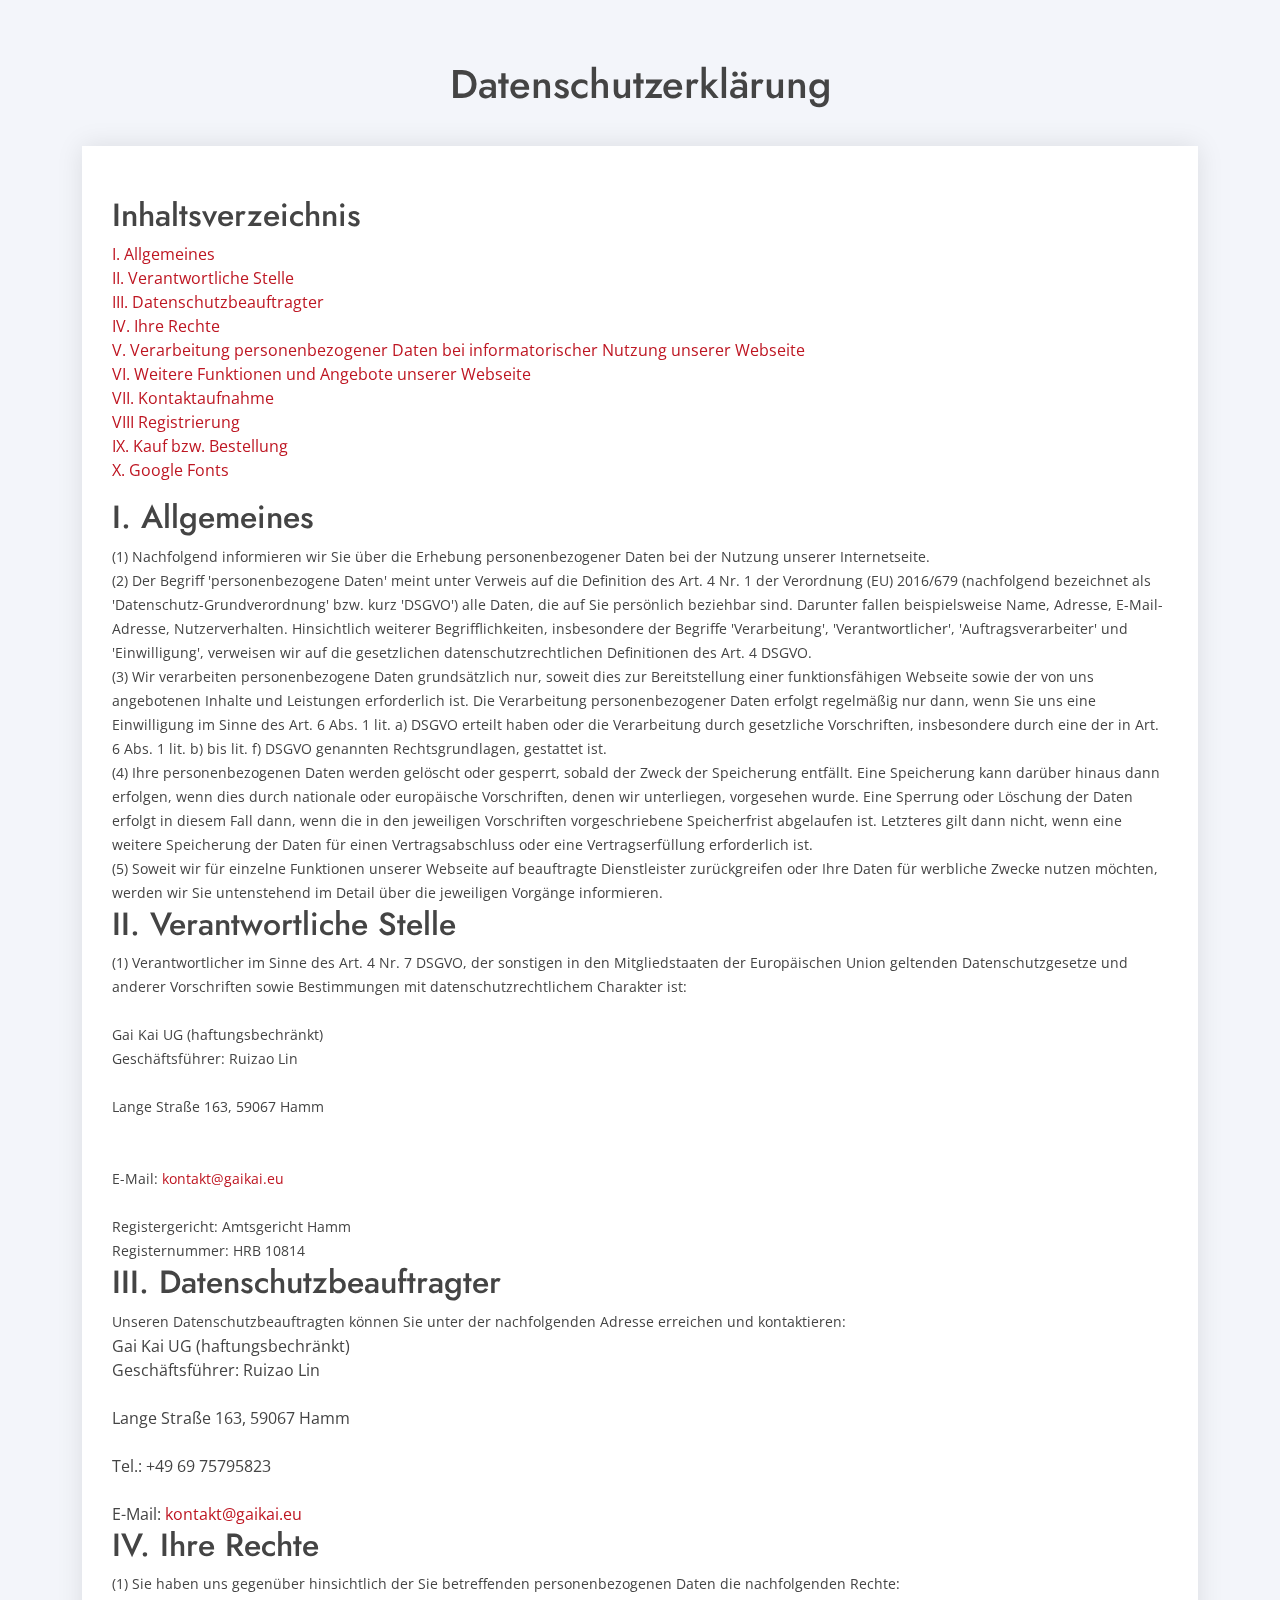
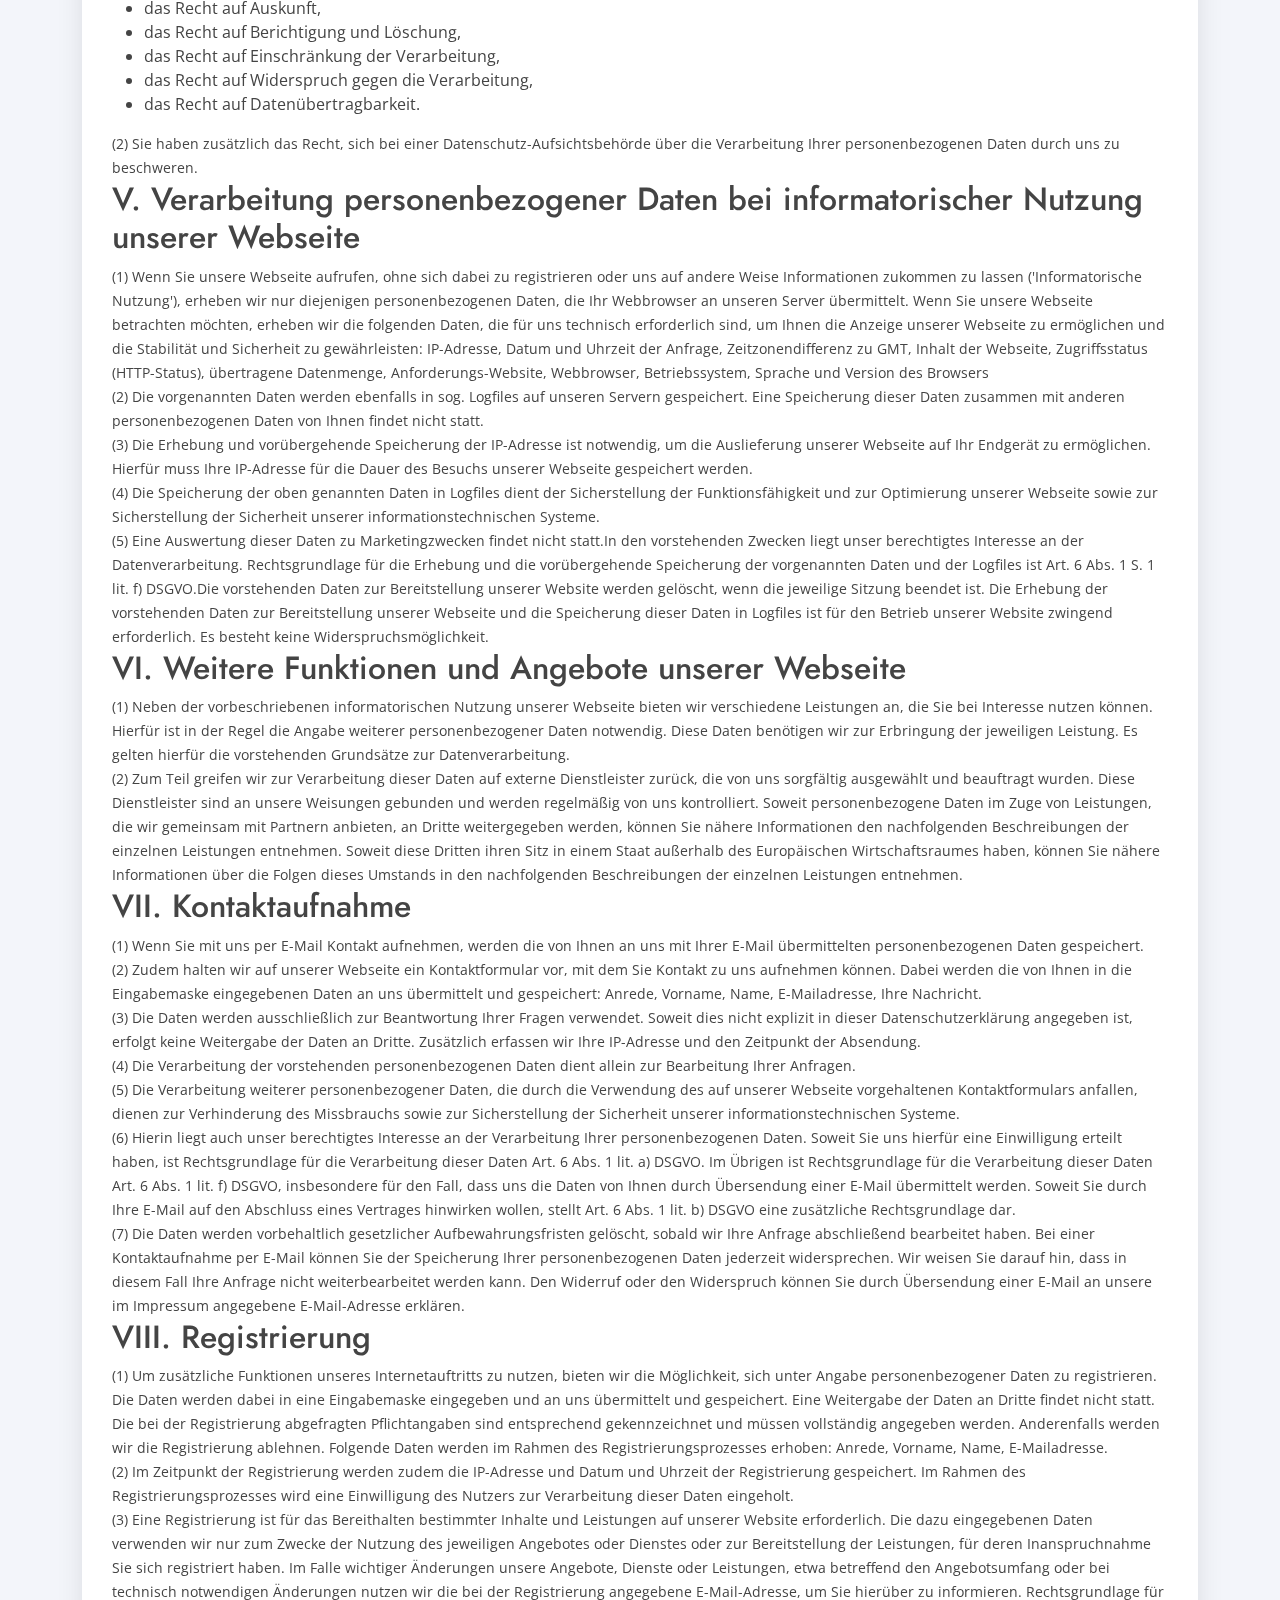
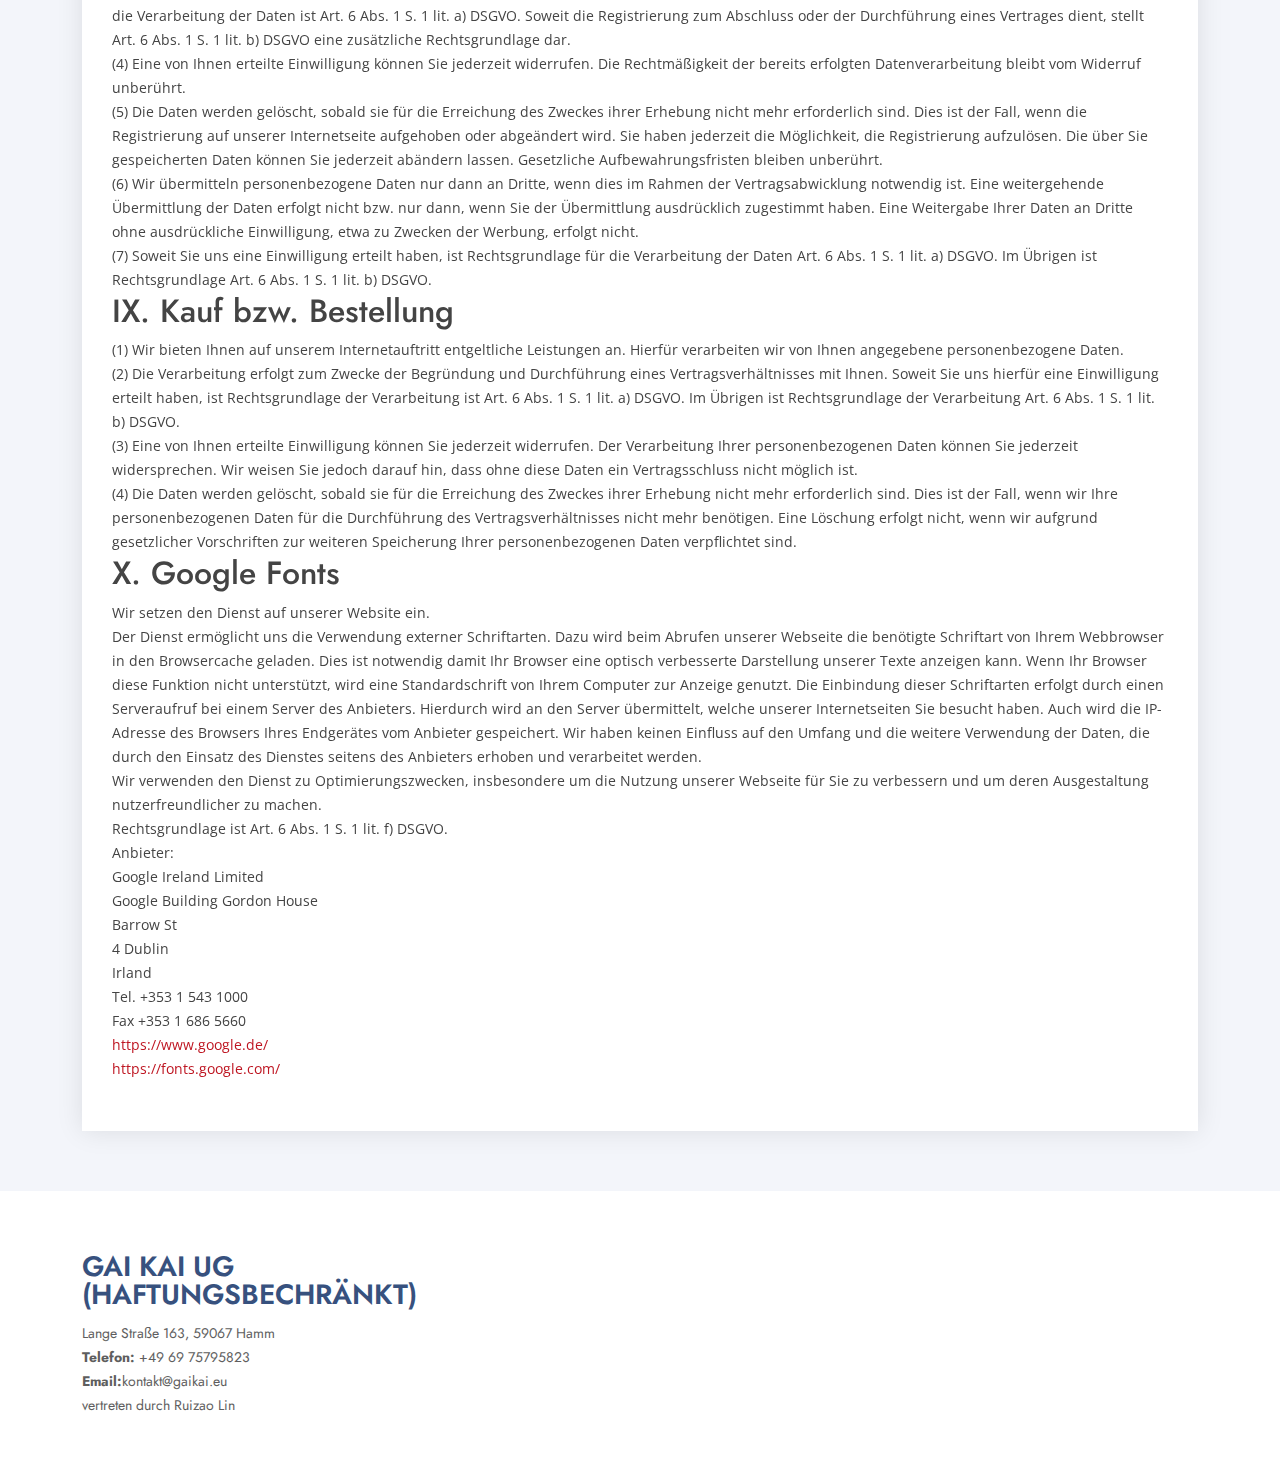
<file: datenschutz.html>
<!DOCTYPE html>
<html lang="en">

<head>
  <meta charset="utf-8">
  <meta content="width=device-width, initial-scale=1.0" name="viewport">

  <title>Arsha Bootstrap Template - Index</title>
  <meta content="" name="description">
  <meta content="" name="keywords">

  <!-- Favicons -->
  <link href="assets/img/favicon.png" rel="icon">
  <link href="assets/img/apple-touch-icon.png" rel="apple-touch-icon">

  <!-- Google Fonts -->
  <link href="https://fonts.googleapis.com/css?family=Open+Sans:300,300i,400,400i,600,600i,700,700i|Jost:300,300i,400,400i,500,500i,600,600i,700,700i|Poppins:300,300i,400,400i,500,500i,600,600i,700,700i" rel="stylesheet">

  <!-- Vendor CSS Files -->
  <link href="assets/vendor/aos/aos.css" rel="stylesheet">
  <link href="assets/vendor/bootstrap/css/bootstrap.min.css" rel="stylesheet">
  <link href="assets/vendor/bootstrap-icons/bootstrap-icons.css" rel="stylesheet">
  <link href="assets/vendor/boxicons/css/boxicons.min.css" rel="stylesheet">
  <link href="assets/vendor/glightbox/css/glightbox.min.css" rel="stylesheet">
  <link href="assets/vendor/remixicon/remixicon.css" rel="stylesheet">
  <link href="assets/vendor/swiper/swiper-bundle.min.css" rel="stylesheet">

  <!-- Template Main CSS File -->
  <link href="assets/css/style.css" rel="stylesheet">

  <!-- =======================================================
  * Template Name: Arsha - v4.3.0
  * Template URL: https://bootstrapmade.com/arsha-free-bootstrap-html-template-corporate/
  * Author: BootstrapMade.com
  * License: https://bootstrapmade.com/license/
  ======================================================== -->
  <!-- Global site tag (gtag.js) - Google Analytics -->
</head>

<body>

  <!-- ======= Header ======= -->

  <!-- ======= Hero Section ======= -->
  
  <main id="main">

    <!-- ======= About Us Section ======= -->

    <!-- ======= Why Us Section ======= -->
    
 
    <section id="services" class="services section-bg">
      <div class="container" data-aos="fade-up">

        <div class="section-title">
          <h1>Datenschutzerklärung</h1>
        </div>

        <div class="row">
          <div class="col-xl-12 col-md-12 d-flex align-items-stretch" data-aos="zoom-in" data-aos-delay="100">
            <div class="icon-box">
              <div style="position: relative;">
                <div style="display: inline-block; word-break:break-all; ">
                   <h2> Inhaltsverzeichnis</h2>
                </div>
                <ul style="padding-left: 0 !important; list-style-type: none !important;">
                   <li><a href="#allgemeines">I. Allgemeines</a></li>
                   <li><a href="#verantwortliche-stelle">II. Verantwortliche Stelle</a></li>
                   <li><a href="#datenschutzbeauftragter">III. Datenschutzbeauftragter</a></li>
                   <li><a href="#ihre-rechte">IV. Ihre Rechte</a></li>
                   <li><a href="#verarbeitung-personenbezogener-daten-bei-informatorischer-nutzung-unserer-webseite">V. Verarbeitung personenbezogener Daten bei informatorischer Nutzung unserer Webseite</a></li>
                   <!--<li><a href="#verarbeitung-personenbezogener-daten-durch-cookies">VI. Verarbeitung personenbezogener Daten durch Cookies</a></li>-->
                   <li><a href="#weitere-funktionen-und-angebote-unserer-webseite">VI. Weitere Funktionen und Angebote unserer Webseite</a></li>
                   <li><a href="#kontaktaufnahme">VII. Kontaktaufnahme</a></li>
                   <li><a href="#registrierung">VIII Registrierung</a></li>
                   <li><a href="#kauf-bzw.-bestellung">IX. Kauf bzw. Bestellung</a></li>
                   <li><a href="#GoogleFonts">X. Google Fonts</a></li>
            
                </ul>
                <h2 id="allgemeines">I. Allgemeines</h2>
                <p>(1) Nachfolgend informieren wir Sie über die Erhebung personenbezogener Daten bei der Nutzung unserer Internetseite.</p>
                <p>(2) Der Begriff 'personenbezogene Daten' meint unter Verweis auf die Definition des Art. 4 Nr. 1 der Verordnung (EU) 2016/679 (nachfolgend bezeichnet als 'Datenschutz-Grundverordnung' bzw. kurz 'DSGVO') alle Daten, die auf Sie persönlich beziehbar sind. Darunter fallen beispielsweise Name, Adresse, E-Mail-Adresse, Nutzerverhalten. Hinsichtlich weiterer Begrifflichkeiten, insbesondere der Begriffe 'Verarbeitung', 'Verantwortlicher', 'Auftragsverarbeiter' und 'Einwilligung', verweisen wir auf die gesetzlichen datenschutzrechtlichen Definitionen des Art. 4 DSGVO.</p>
                <p>(3) Wir verarbeiten personenbezogene Daten grundsätzlich nur, soweit dies zur Bereitstellung einer funktionsfähigen Webseite sowie der von uns angebotenen Inhalte und Leistungen erforderlich ist. Die Verarbeitung personenbezogener Daten erfolgt regelmäßig nur dann, wenn Sie uns eine Einwilligung im Sinne des Art. 6 Abs. 1 lit. a) DSGVO erteilt haben oder die Verarbeitung durch gesetzliche Vorschriften, insbesondere durch eine der in Art. 6 Abs. 1 lit. b) bis lit. f) DSGVO genannten Rechtsgrundlagen, gestattet ist.</p>
                <p>(4) Ihre personenbezogenen Daten werden gelöscht oder gesperrt, sobald der Zweck der Speicherung entfällt. Eine Speicherung kann darüber hinaus dann erfolgen, wenn dies durch nationale oder europäische Vorschriften, denen wir unterliegen, vorgesehen wurde. Eine Sperrung oder Löschung der Daten erfolgt in diesem Fall dann, wenn die in den jeweiligen Vorschriften vorgeschriebene Speicherfrist abgelaufen ist. Letzteres gilt dann nicht, wenn eine weitere Speicherung der Daten für einen Vertragsabschluss oder eine Vertragserfüllung erforderlich ist.</p>
                <p>(5) Soweit wir für einzelne Funktionen unserer Webseite auf beauftragte Dienstleister zurückgreifen oder Ihre Daten für werbliche Zwecke nutzen möchten, werden wir Sie untenstehend im Detail über die jeweiligen Vorgänge informieren.</p>
                

                <h2 id="verantwortliche-stelle">II. Verantwortliche Stelle</h2>
                <p>(1) Verantwortlicher im Sinne des Art. 4 Nr. 7 DSGVO, der sonstigen in den Mitgliedstaaten der Europäischen Union geltenden Datenschutzgesetze und anderer Vorschriften sowie Bestimmungen mit datenschutzrechtlichem Charakter ist:<br><br>Gai Kai UG (haftungsbechränkt)<br>Geschäftsführer: Ruizao Lin<br><br> Lange Straße 163, 59067 Hamm<br> <br>
                    <br>E-Mail: <a href="mailto:kontakt@gaikai.eu">kontakt@gaikai.eu</a><br>
                    <br> Registergericht: Amtsgericht Hamm
                    <br>Registernummer: HRB 10814 </p>
               

                 <h2 id="datenschutzbeauftragter">III. Datenschutzbeauftragter</h2>
                <p>Unseren Datenschutzbeauftragten können Sie unter der nachfolgenden Adresse erreichen und kontaktieren:<br></p>
                Gai Kai UG (haftungsbechränkt)<br>Geschäftsführer: Ruizao Lin<br><br> Lange Straße 163, 59067 Hamm<br> <br>
                    Tel.: +49 69 75795823<br>
                    <br>E-Mail: <a href="mailto:kontakt@gaikai.eu">kontakt@gaikai.eu</a><br>


                <h2 id="ihre-rechte">IV. Ihre Rechte</h2>
                <p>(1) Sie haben uns gegenüber hinsichtlich der Sie betreffenden personenbezogenen Daten die nachfolgenden Rechte:</p>
                <ul>
                   <li>das Recht auf Auskunft,</li>
                   <li>das Recht auf Berichtigung und Löschung,</li>
                   <li>das Recht auf Einschränkung der Verarbeitung,</li>
                   <li>das Recht auf Widerspruch gegen die Verarbeitung,</li>
                   <li>das Recht auf Datenübertragbarkeit.</li>
                </ul>
                <p>(2) Sie haben zusätzlich das Recht, sich bei einer Datenschutz-Aufsichtsbehörde über die Verarbeitung Ihrer personenbezogenen Daten durch uns zu beschweren.</p>


                <h2 id="verarbeitung-personenbezogener-daten-bei-informatorischer-nutzung-unserer-webseite">V. Verarbeitung personenbezogener Daten bei informatorischer Nutzung unserer Webseite</h2>
                <p>(1) Wenn Sie unsere Webseite aufrufen, ohne sich dabei zu registrieren oder uns auf andere Weise Informationen zukommen zu lassen ('Informatorische Nutzung'), erheben wir nur diejenigen personenbezogenen Daten, die Ihr Webbrowser an unseren Server übermittelt. Wenn Sie unsere Webseite betrachten möchten, erheben wir die folgenden Daten, die für uns technisch erforderlich sind, um Ihnen die Anzeige unserer Webseite zu ermöglichen und die Stabilität und Sicherheit zu gewährleisten: IP-Adresse, Datum und Uhrzeit der Anfrage, Zeitzonendifferenz zu GMT, Inhalt der Webseite, Zugriffsstatus (HTTP-Status), übertragene Datenmenge, Anforderungs-Website, Webbrowser, Betriebssystem, Sprache und Version des Browsers</p>
                <p>(2) Die vorgenannten Daten werden ebenfalls in sog. Logfiles auf unseren Servern gespeichert. Eine Speicherung dieser Daten zusammen mit anderen personenbezogenen Daten von Ihnen findet nicht statt.</p>
                <p>(3) Die Erhebung und vorübergehende Speicherung der IP-Adresse ist notwendig, um die Auslieferung unserer Webseite auf Ihr Endgerät zu ermöglichen. Hierfür muss Ihre IP-Adresse für die Dauer des Besuchs unserer Webseite gespeichert werden.</p>
                <p>(4) Die Speicherung der oben genannten Daten in Logfiles dient der Sicherstellung der Funktionsfähigkeit und zur Optimierung unserer Webseite sowie zur Sicherstellung der Sicherheit unserer informationstechnischen Systeme.</p>
                <p>(5) Eine Auswertung dieser Daten zu Marketingzwecken findet nicht statt.In den vorstehenden Zwecken liegt unser berechtigtes Interesse an der Datenverarbeitung. Rechtsgrundlage für die Erhebung und die vorübergehende Speicherung der vorgenannten Daten und der Logfiles ist Art. 6 Abs. 1 S. 1 lit. f) DSGVO.Die vorstehenden Daten zur Bereitstellung unserer Website werden gelöscht, wenn die jeweilige Sitzung beendet ist. Die Erhebung der vorstehenden Daten zur Bereitstellung unserer Webseite und die Speicherung dieser Daten in Logfiles ist für den Betrieb unserer Website zwingend erforderlich. Es besteht keine Widerspruchsmöglichkeit.</p>
               <!-- <h2 id="verarbeitung-personenbezogener-daten-durch-cookies">VI. Verarbeitung personenbezogener Daten durch Cookies</h2>
                <p>(1) Wir verwenden auf unserer Webseite sog. Cookies. Bei Cookies handelt es sich um kleine Textdateien, die auf dem Speichermedium Ihres Endgerätes, also beispielsweise auf einer Festplatte, gespeichert werden und durch die uns als Stelle, die den Cookie setzt, bestimmte Informationen zufließen. Cookies können keine Programme ausführen oder Viren auf Ihr Endgerät übertragen. Diese Webseite verwendet folgende Arten von Cookies, deren Umfang und Funktionsweise nachfolgend erläutert werden.</p>
                <p>(2) Cookies, die Ihrem Webbrowser zugehörig gespeichert werden:</p>
                <ul>
                   <li>Persistente Cookies: Diese Cookies werden automatisiert nach einer vorgegebenen Dauer gelöscht, die sich je nach Cookie unterscheiden kann. Diese Cookies können Sie in den Einstellungen Ihres Webbrowsers jederzeit löschen.</li>
                </ul>
                <p>(3) Die Verarbeitung personenbezogener Daten durch die vorstehenden Cookies dient dazu, das Angebot unserer Webseite insgesamt für Sie nutzerfreundlicher und effektiver zu machen. Einige Funktionen unserer Webseite können ohne den Einsatz dieser Cookies nicht angeboten werden. Insbesondere erfordern einige Funktionen unserer Webseite es, dass Ihr Webbrowser auch noch nach einem Seitenwechsel identifiziert werden kann. Soweit Sie über einen Account verfügen, setzen wir die Cookies ein, um Sie für Folgebesuche identifizieren zu können. Dadurch wird vermieden, dass Sie sich bei jedem Besuch unserer Webseite erneut einloggen müssen. Diejenigen Daten, die durch Cookies verarbeitet werden, die für die Bereitstellung der Funktionen unserer Webseite erforderlich sind, werden nicht zur Erstellung von Nutzerprofilen verwendet. Soweit Cookies zu Analysezwecken eingesetzt werden, dienen diese dazu, die Qualität und Nutzerfreundlichkeit unserer Webseite, ihrer Inhalte und Funktionen zu verbessern. Sie ermöglichen uns, nachzuvollziehen, wie die Webseite, welche Funktionen und wie oft diese genutzt werden. Dies ermöglicht uns, unser Angebot fortlaufend zu optimieren.</p>
                <p>(4) Soweit Cookies nicht technisch zwingend erforderlich sind, setzen wir diese nur mit Ihrer zuvor erklärten Einwilligung, die Sie zudem jederzeit widerrufen können. Rechtsgrundlage ist Art. 6 Abs. 1 lit. a) DSGVO.</p>
                <p>(5) Die vorstehenden Cookies werden auf Ihrem Endgerät gespeichert und von diesem an unseren Server übermittelt. Sie können daher die Verarbeitung der Daten und Informationen durch Cookies selbst konfigurieren. Sie können in den Einstellungen Ihres Webbrowsers entsprechende Konfigurationen vornehmen, durch die Sie beispielsweise Third-Party-Cookies oder Cookies insgesamt ablehnen können. In diesem Zusammenhang möchten wir Sie darauf hinweisen, dass Sie dann eventuell nicht alle Funktionen unserer Webseite ordnungsgemäß nutzen können. Darüber hinaus empfehlen wir eine regelmäßige manuelle Löschung von Cookies sowie Ihres Browser-Verlaufs.</p>
            -->
            
            <h2 id="weitere-funktionen-und-angebote-unserer-webseite">VI. Weitere Funktionen und Angebote unserer Webseite</h2>
                <p>(1) Neben der vorbeschriebenen informatorischen Nutzung unserer Webseite bieten wir verschiedene Leistungen an, die Sie bei Interesse nutzen können. Hierfür ist in der Regel die Angabe weiterer personenbezogener Daten notwendig. Diese Daten benötigen wir zur Erbringung der jeweiligen Leistung. Es gelten hierfür die vorstehenden Grundsätze zur Datenverarbeitung.</p>
                <p>(2) Zum Teil greifen wir zur Verarbeitung dieser Daten auf externe Dienstleister zurück, die von uns sorgfältig ausgewählt und beauftragt wurden. Diese Dienstleister sind an unsere Weisungen gebunden und werden regelmäßig von uns kontrolliert. Soweit personenbezogene Daten im Zuge von Leistungen, die wir gemeinsam mit Partnern anbieten, an Dritte weitergegeben werden, können Sie nähere Informationen den nachfolgenden Beschreibungen der einzelnen Leistungen entnehmen. Soweit diese Dritten ihren Sitz in einem Staat außerhalb des Europäischen Wirtschaftsraumes haben, können Sie nähere Informationen über die Folgen dieses Umstands in den nachfolgenden Beschreibungen der einzelnen Leistungen entnehmen.</p>
               
                <h2 id="kontaktaufnahme">VII. Kontaktaufnahme</h2>
                <p>(1) Wenn Sie mit uns per E-Mail Kontakt aufnehmen, werden die von Ihnen an uns mit Ihrer E-Mail übermittelten personenbezogenen Daten gespeichert.</p>
                <p>(2) Zudem halten wir auf unserer Webseite ein Kontaktformular vor, mit dem Sie Kontakt zu uns aufnehmen können. Dabei werden die von Ihnen in die Eingabemaske eingegebenen Daten an uns übermittelt und gespeichert: Anrede, Vorname, Name, E-Mailadresse,  Ihre Nachricht.</p>
                <p>(3) Die Daten werden ausschließlich zur Beantwortung Ihrer Fragen verwendet. Soweit dies nicht explizit in dieser Datenschutzerklärung angegeben ist, erfolgt keine Weitergabe der Daten an Dritte. Zusätzlich erfassen wir Ihre IP-Adresse und den Zeitpunkt der Absendung.</p>
                <p>(4) Die Verarbeitung der vorstehenden personenbezogenen Daten dient allein zur Bearbeitung Ihrer Anfragen.</p>
                <p>(5) Die Verarbeitung weiterer personenbezogener Daten, die durch die Verwendung des auf unserer Webseite vorgehaltenen Kontaktformulars anfallen, dienen zur Verhinderung des Missbrauchs sowie zur Sicherstellung der Sicherheit unserer informationstechnischen Systeme.</p>
                <p>(6) Hierin liegt auch unser berechtigtes Interesse an der Verarbeitung Ihrer personenbezogenen Daten. Soweit Sie uns hierfür eine Einwilligung erteilt haben, ist Rechtsgrundlage für die Verarbeitung dieser Daten Art. 6 Abs. 1 lit. a) DSGVO. Im Übrigen ist Rechtsgrundlage für die Verarbeitung dieser Daten Art. 6 Abs. 1 lit. f) DSGVO, insbesondere für den Fall, dass uns die Daten von Ihnen durch Übersendung einer E-Mail übermittelt werden. Soweit Sie durch Ihre E-Mail auf den Abschluss eines Vertrages hinwirken wollen, stellt Art. 6 Abs. 1 lit. b) DSGVO eine zusätzliche Rechtsgrundlage dar.</p>
                <p>(7) Die Daten werden vorbehaltlich gesetzlicher Aufbewahrungsfristen gelöscht, sobald wir Ihre Anfrage abschließend bearbeitet haben. Bei einer Kontaktaufnahme per E-Mail können Sie der Speicherung Ihrer personenbezogenen Daten jederzeit widersprechen. Wir weisen Sie darauf hin, dass in diesem Fall Ihre Anfrage nicht weiterbearbeitet werden kann. Den Widerruf oder den Widerspruch können Sie durch Übersendung einer E-Mail an unsere im Impressum angegebene E-Mail-Adresse erklären.</p>
                <!--<h2 id="newsletter">IX. Newsletter</h2>
                <p>(1) Wir stellen Ihnen einen Newsletter zur Verfügung, den Sie auf unserer Webseite abonnieren können. Einzelheiten zum Newsletter, insbesondere dessen mögliche Inhalte werden in der Einwilligungserklärung benannt. Wenn Sie unseren Newsletter abonnieren, werden die von Ihnen bei der Anmeldung zum Newsletter in die Eingabemaske eingegebenen Daten an uns übermittelt. Um sich für die Übersendung des Newsletters anzumelden, müssen Sie von uns abgefragte Pflichtdaten angeben: Anrede, Vorname, Name, E-Mailadresse .</p>
                <p>(2) Soweit Sie weitere personenbezogene Daten bei der Anmeldung angeben, ist die Angabe freiwillig.</p>
                <p>(3) Für die Anmeldung zu unserem Newsletter verwenden wir das sog. Double-Opt-In Verfahren. Nach Ihrer Anmeldung übersenden wir Ihnen eine E-Mail an die von Ihnen angegebene E-Mail-Adresse, in der wir Sie um Bestätigung bitten, dass Sie künftig von uns die Übersendung des Newsletters wünschen. Wenn Sie Ihre Anmeldung nicht binnen des in der E-Mail angegebenen Zeitraums bestätigen, werden die von Ihnen angegebenen Daten gesperrt und nach fünf Wochen gelöscht. Darüber hinaus speichern wir jeweils Ihre IP-Adresse und den Zeitpunkt der Anmeldung zum Newsletter sowie den Zeitpunkt der Bestätigung. Es erfolgt im Zusammenhang mit der Verarbeitung der Daten für den Versand des Newsletters keine Weitergabe der Daten an Dritte. Diese Daten werden ausschließlich für den Versand des Newsletters verwendet.</p>
                <p>(4) Soweit wir uns nicht eines unten genannten Drittanbieters zur Versendung des Newsletter bedienen, erfolgt im Zusammenhang mit der Verarbeitung der Daten für den Versand des Newsletters keine Weitergabe der Daten an Dritte.</p>
                <p>(5) Die von Ihnen bei der Anmeldung in die Eingabemaske eingegebenen Daten werden zu dem Zweck verarbeitet, Sie persönlich anzusprechen. Nach Ihrer Bestätigung speichern wir Ihre E-Mail-Adresse, um Ihnen den Newsletter übersenden zu können. Die jeweilige IP-Adresse und die Zeitpunkte der Anmeldung sowie der Bestätigung speichern wir, um Ihre Anmeldung nachweisen und ggf. einen möglichen Missbrauch Ihrer personenbezogenen Daten aufklären zu können. Hierin liegt auch unser berechtigtes Interesse. Soweit Sie uns eine Einwilligung erteilt haben, ist Rechtsgrundlage für die Verarbeitung Art. 6 Abs. 1 S. 1 lit. a) DSGVO. Soweit die Verarbeitung im Übrigen auf unseren berechtigten Interessen beruht, ist die Rechtsgrundlage Art. 6 Abs. 1 S. 1 lit. f) DSGVO.</p>
                <p>(6) Die vorstehenden Daten werden gelöscht, sobald sie für die Erreichung der vorstehenden Zwecke nicht mehr erforderlich sind. Ihre oben genannten Daten speichern wir daher, solange Sie den Newsletter abonniert haben. Nach Abbestellung des Newsletters speichern wir die vorgenannten Daten rein statistisch und anonym.</p>
                <p>(7) Ihre Einwilligung in die Übersendung des Newsletters können Sie jederzeit widerrufen, indem Sie den Newsletter abbestellen. Diesen können Sie durch Klicken auf den in einer jeden Ihnen von uns übersandten Newsletter-E-Mail enthaltenen Link abbestellen.</p>
                <p>(8) Wir weisen Sie darauf hin, dass wir bei Versand des Newsletters Ihr Nutzerverhalten auswerten. Die von uns versandten Newsletter-E-Mails enthalten einen sog. Web-Beacon bzw. einen sog. Tracking-Pixel. Dabei handelt es sich um eine Ein-Pixel-Bilddatei, die auf unserer Webseite gespeichert ist. Diese Daten werden ausschließlich pseudonymisiert erhoben.</p>
                <p>(9) Diese Verarbeitung der Daten dient dem Zweck, den Newsletter auf Ihre individuellen Interessen zuzuschneiden, unser Angebot zu optimieren und für Sie insgesamt interessanter auszugestalten. Hierin liegt auch unser berechtigtes Interesse. Soweit Sie uns eine Einwilligung erteilt haben, ist Rechtsgrundlage für die Verarbeitung Art. 6 Abs. 1 S. 1 lit. a) DSGVO. Soweit die Verarbeitung im Übrigen auf unseren berechtigten Interessen beruht, ist die Rechtsgrundlage Art. 6 Abs. 1 S. 1 lit. f) DSGVO. Soweit Sie uns für die vorstehende Verarbeitung der Daten eine Einwilligung erteilt haben, können Sie diese jederzeit widerrufen. Sie können dieser Auswertung Ihres Nutzerverhaltens jederzeit widersprechen, indem Sie den gesonderten in jeder Newsletter-E-Mail enthaltenen Link anklicken. Darüber hinaus können Sie die vorstehende Auswertung Ihres Nutzerverhaltens dann verhindern, wenn Sie in Ihrem E-Mailprogramm standardmäßig die Anzeige von Bildern deaktiviert haben. Wir weisen Sie darauf hin, dass Ihnen in diesem Fall der Newsletter nicht vollständig angezeigt wird und Sie dadurch möglicherweise nicht alle Funktionen des Newsletters nutzen können. Wenn Sie manuell die Anzeige der Bilder aktivieren, findet die soeben geschilderte Auswertung Ihres Nutzerverhaltens wieder statt.</p>
                <h2 id="blog">X. Blog</h2>
                <p>(1) Auf unserer Webseite bieten wir einen Blog an. In diesem Blog veröffentlichen wir Beiträge zu verschiedenen Themen.</p>
                <p>(2) Soweit Sie uns für die Speicherung der Daten eine Einwilligung erteilt haben, können Sie diese jederzeit widerrufen. Sie können dieser Speicherung der vorstehenden Daten jederzeit widersprechen.</p>
                --><h2 id="registrierung">VIII. Registrierung</h2>
                <p>(1) Um zusätzliche Funktionen unseres Internetauftritts zu nutzen, bieten wir die Möglichkeit, sich unter Angabe personenbezogener Daten zu registrieren. Die Daten werden dabei in eine Eingabemaske eingegeben und an uns übermittelt und gespeichert. Eine Weitergabe der Daten an Dritte findet nicht statt. Die bei der Registrierung abgefragten Pflichtangaben sind entsprechend gekennzeichnet und müssen vollständig angegeben werden. Anderenfalls werden wir die Registrierung ablehnen. Folgende Daten werden im Rahmen des Registrierungsprozesses erhoben: Anrede, Vorname, Name, E-Mailadresse.</p>
                <p>(2) Im Zeitpunkt der Registrierung werden zudem die IP-Adresse und Datum und Uhrzeit der Registrierung gespeichert. Im Rahmen des Registrierungsprozesses wird eine Einwilligung des Nutzers zur Verarbeitung dieser Daten eingeholt.</p>
                <p>(3) Eine Registrierung ist für das Bereithalten bestimmter Inhalte und Leistungen auf unserer Website erforderlich. Die dazu eingegebenen Daten verwenden wir nur zum Zwecke der Nutzung des jeweiligen Angebotes oder Dienstes oder zur Bereitstellung der Leistungen, für deren Inanspruchnahme Sie sich registriert haben. Im Falle wichtiger Änderungen unsere Angebote, Dienste oder Leistungen, etwa betreffend den Angebotsumfang oder bei technisch notwendigen Änderungen nutzen wir die bei der Registrierung angegebene E-Mail-Adresse, um Sie hierüber zu informieren. Rechtsgrundlage für die Verarbeitung der Daten ist Art. 6 Abs. 1 S. 1 lit. a) DSGVO. Soweit die Registrierung zum Abschluss oder der Durchführung eines Vertrages dient, stellt Art. 6 Abs. 1 S. 1 lit. b) DSGVO eine zusätzliche Rechtsgrundlage dar.</p>
                <p>(4) Eine von Ihnen erteilte Einwilligung können Sie jederzeit widerrufen. Die Rechtmäßigkeit der bereits erfolgten Datenverarbeitung bleibt vom Widerruf unberührt.</p>
                <p>(5) Die Daten werden gelöscht, sobald sie für die Erreichung des Zweckes ihrer Erhebung nicht mehr erforderlich sind. Dies ist der Fall, wenn die Registrierung auf unserer Internetseite aufgehoben oder abgeändert wird. Sie haben jederzeit die Möglichkeit, die Registrierung aufzulösen. Die über Sie gespeicherten Daten können Sie jederzeit abändern lassen. Gesetzliche Aufbewahrungsfristen bleiben unberührt.</p>
                <p>(6) Wir übermitteln personenbezogene Daten nur dann an Dritte, wenn dies im Rahmen der Vertragsabwicklung notwendig ist. Eine weitergehende Übermittlung der Daten erfolgt nicht bzw. nur dann, wenn Sie der Übermittlung ausdrücklich zugestimmt haben. Eine Weitergabe Ihrer Daten an Dritte ohne ausdrückliche Einwilligung, etwa zu Zwecken der Werbung, erfolgt nicht.</p>
                <p>(7) Soweit Sie uns eine Einwilligung erteilt haben, ist Rechtsgrundlage für die Verarbeitung der Daten Art. 6 Abs. 1 S. 1 lit. a) DSGVO. Im Übrigen ist Rechtsgrundlage Art. 6 Abs. 1 S. 1 lit. b) DSGVO.</p>
               
               
                <h2 id="kauf-bzw.-bestellung">IX. Kauf bzw. Bestellung</h2>
                <p>(1) Wir bieten Ihnen auf unserem Internetauftritt entgeltliche Leistungen an. Hierfür verarbeiten wir von Ihnen angegebene personenbezogene Daten.</p>
                <p>(2) Die Verarbeitung erfolgt zum Zwecke der Begründung und Durchführung eines Vertragsverhältnisses mit Ihnen. Soweit Sie uns hierfür eine Einwilligung erteilt haben, ist Rechtsgrundlage der Verarbeitung ist Art. 6 Abs. 1 S. 1 lit. a) DSGVO. Im Übrigen ist Rechtsgrundlage der Verarbeitung Art. 6 Abs. 1 S. 1 lit. b) DSGVO.</p>
                <p>(3) Eine von Ihnen erteilte Einwilligung können Sie jederzeit widerrufen. Der Verarbeitung Ihrer personenbezogenen Daten können Sie jederzeit widersprechen. Wir weisen Sie jedoch darauf hin, dass ohne diese Daten ein Vertragsschluss nicht möglich ist.</p>
                <p>(4) Die Daten werden gelöscht, sobald sie für die Erreichung des Zweckes ihrer Erhebung nicht mehr erforderlich sind. Dies ist der Fall, wenn wir Ihre personenbezogenen Daten für die Durchführung des Vertragsverhältnisses nicht mehr benötigen. Eine Löschung erfolgt nicht, wenn wir aufgrund gesetzlicher Vorschriften zur weiteren Speicherung Ihrer personenbezogenen Daten verpflichtet sind.</p>
            
                <div id="GoogleFonts">
                   <h2>X. Google Fonts</h2>
                   <p>Wir setzen den Dienst auf unserer Website ein.</p>
                   <p>Der Dienst ermöglicht uns die Verwendung externer Schriftarten. Dazu wird beim Abrufen unserer Webseite die benötigte Schriftart von Ihrem Webbrowser in den Browsercache geladen. Dies ist notwendig damit Ihr Browser eine optisch verbesserte Darstellung unserer Texte anzeigen kann. Wenn Ihr Browser diese Funktion nicht unterstützt, wird eine Standardschrift von Ihrem Computer zur Anzeige genutzt. Die Einbindung dieser Schriftarten erfolgt durch einen Serveraufruf bei einem Server des Anbieters. Hierdurch wird an den Server übermittelt, welche unserer Internetseiten Sie besucht haben. Auch wird die IP-Adresse des Browsers Ihres Endgerätes vom Anbieter gespeichert. Wir haben keinen Einfluss auf den Umfang und die weitere Verwendung der Daten, die durch den Einsatz des Dienstes seitens des Anbieters erhoben und verarbeitet werden.</p>
                   <p>Wir verwenden den Dienst zu Optimierungszwecken, insbesondere um die Nutzung unserer Webseite für Sie zu verbessern und um deren Ausgestaltung nutzerfreundlicher zu machen.</p>
                   <p>Rechtsgrundlage ist Art. 6 Abs. 1 S. 1 lit. f) DSGVO.</p>
                   <p>Anbieter:<br>Google Ireland Limited<br>Google Building Gordon House<br>Barrow St<br>4 Dublin<br>Irland<br>Tel. +353 1 543 1000<br>Fax +353 1 686 5660<br><a href="https://www.google.de/" target="_blank">https://www.google.de/</a></p>
                   <p><a href="https://fonts.google.com/" target="_blank">https://fonts.google.com/</a></p>
                </div>
            
             </div>
            </div>
          </div>   
          

        </div>

      </div>
    </section><!-- End Services Section -->

    <!-- ======= Cta Section ======= -->
  <!--  <section id="cta" class="cta">
      <div class="container" data-aos="zoom-in">

        <div class="row">
          <div class="col-lg-9 text-center text-lg-start">
            <h3>Call To Action</h3>
            <p> Duis aute irure dolor in reprehenderit in voluptate velit esse cillum dolore eu fugiat nulla pariatur. Excepteur sint occaecat cupidatat non proident, sunt in culpa qui officia deserunt mollit anim id est laborum.</p>
          </div>
          <div class="col-lg-3 cta-btn-container text-center">
            <a class="cta-btn align-middle" href="#">Call To Action</a>
          </div>
        </div>

      </div>
    </section>&lt;!&ndash; End Cta Section &ndash;&gt;

    &lt;!&ndash; ======= Portfolio Section ======= &ndash;&gt;
    <section id="portfolio" class="portfolio">
      <div class="container" data-aos="fade-up">

        <div class="section-title">
          <h2>Portfolio</h2>
          <p>Magnam dolores commodi suscipit. Necessitatibus eius consequatur ex aliquid fuga eum quidem. Sit sint consectetur velit. Quisquam quos quisquam cupiditate. Et nemo qui impedit suscipit alias ea. Quia fugiat sit in iste officiis commodi quidem hic quas.</p>
        </div>

        <ul id="portfolio-flters" class="d-flex justify-content-center" data-aos="fade-up" data-aos-delay="100">
          <li data-filter="*" class="filter-active">All</li>
          <li data-filter=".filter-app">App</li>
          <li data-filter=".filter-card">Card</li>
          <li data-filter=".filter-web">Web</li>
        </ul>

        <div class="row portfolio-container" data-aos="fade-up" data-aos-delay="200">

          <div class="col-lg-4 col-md-6 portfolio-item filter-app">
            <div class="portfolio-img"><img src="assets/img/portfolio/portfolio-1.jpg" class="img-fluid" alt=""></div>
            <div class="portfolio-info">
              <h4>App 1</h4>
              <p>App</p>
              <a href="assets/img/portfolio/portfolio-1.jpg" data-gallery="portfolioGallery" class="portfolio-lightbox preview-link" title="App 1"><i class="bx bx-plus"></i></a>
              <a href="portfolio-details.html" class="details-link" title="More Details"><i class="bx bx-link"></i></a>
            </div>
          </div>

          <div class="col-lg-4 col-md-6 portfolio-item filter-web">
            <div class="portfolio-img"><img src="assets/img/portfolio/portfolio-2.jpg" class="img-fluid" alt=""></div>
            <div class="portfolio-info">
              <h4>Web 3</h4>
              <p>Web</p>
              <a href="assets/img/portfolio/portfolio-2.jpg" data-gallery="portfolioGallery" class="portfolio-lightbox preview-link" title="Web 3"><i class="bx bx-plus"></i></a>
              <a href="portfolio-details.html" class="details-link" title="More Details"><i class="bx bx-link"></i></a>
            </div>
          </div>

          <div class="col-lg-4 col-md-6 portfolio-item filter-app">
            <div class="portfolio-img"><img src="assets/img/portfolio/portfolio-3.jpg" class="img-fluid" alt=""></div>
            <div class="portfolio-info">
              <h4>App 2</h4>
              <p>App</p>
              <a href="assets/img/portfolio/portfolio-3.jpg" data-gallery="portfolioGallery" class="portfolio-lightbox preview-link" title="App 2"><i class="bx bx-plus"></i></a>
              <a href="portfolio-details.html" class="details-link" title="More Details"><i class="bx bx-link"></i></a>
            </div>
          </div>

          <div class="col-lg-4 col-md-6 portfolio-item filter-card">
            <div class="portfolio-img"><img src="assets/img/portfolio/portfolio-4.jpg" class="img-fluid" alt=""></div>
            <div class="portfolio-info">
              <h4>Card 2</h4>
              <p>Card</p>
              <a href="assets/img/portfolio/portfolio-4.jpg" data-gallery="portfolioGallery" class="portfolio-lightbox preview-link" title="Card 2"><i class="bx bx-plus"></i></a>
              <a href="portfolio-details.html" class="details-link" title="More Details"><i class="bx bx-link"></i></a>
            </div>
          </div>

          <div class="col-lg-4 col-md-6 portfolio-item filter-web">
            <div class="portfolio-img"><img src="assets/img/portfolio/portfolio-5.jpg" class="img-fluid" alt=""></div>
            <div class="portfolio-info">
              <h4>Web 2</h4>
              <p>Web</p>
              <a href="assets/img/portfolio/portfolio-5.jpg" data-gallery="portfolioGallery" class="portfolio-lightbox preview-link" title="Web 2"><i class="bx bx-plus"></i></a>
              <a href="portfolio-details.html" class="details-link" title="More Details"><i class="bx bx-link"></i></a>
            </div>
          </div>

          <div class="col-lg-4 col-md-6 portfolio-item filter-app">
            <div class="portfolio-img"><img src="assets/img/portfolio/portfolio-6.jpg" class="img-fluid" alt=""></div>
            <div class="portfolio-info">
              <h4>App 3</h4>
              <p>App</p>
              <a href="assets/img/portfolio/portfolio-6.jpg" data-gallery="portfolioGallery" class="portfolio-lightbox preview-link" title="App 3"><i class="bx bx-plus"></i></a>
              <a href="portfolio-details.html" class="details-link" title="More Details"><i class="bx bx-link"></i></a>
            </div>
          </div>

          <div class="col-lg-4 col-md-6 portfolio-item filter-card">
            <div class="portfolio-img"><img src="assets/img/portfolio/portfolio-7.jpg" class="img-fluid" alt=""></div>
            <div class="portfolio-info">
              <h4>Card 1</h4>
              <p>Card</p>
              <a href="assets/img/portfolio/portfolio-7.jpg" data-gallery="portfolioGallery" class="portfolio-lightbox preview-link" title="Card 1"><i class="bx bx-plus"></i></a>
              <a href="portfolio-details.html" class="details-link" title="More Details"><i class="bx bx-link"></i></a>
            </div>
          </div>

          <div class="col-lg-4 col-md-6 portfolio-item filter-card">
            <div class="portfolio-img"><img src="assets/img/portfolio/portfolio-8.jpg" class="img-fluid" alt=""></div>
            <div class="portfolio-info">
              <h4>Card 3</h4>
              <p>Card</p>
              <a href="assets/img/portfolio/portfolio-8.jpg" data-gallery="portfolioGallery" class="portfolio-lightbox preview-link" title="Card 3"><i class="bx bx-plus"></i></a>
              <a href="portfolio-details.html" class="details-link" title="More Details"><i class="bx bx-link"></i></a>
            </div>
          </div>

          <div class="col-lg-4 col-md-6 portfolio-item filter-web">
            <div class="portfolio-img"><img src="assets/img/portfolio/portfolio-9.jpg" class="img-fluid" alt=""></div>
            <div class="portfolio-info">
              <h4>Web 3</h4>
              <p>Web</p>
              <a href="assets/img/portfolio/portfolio-9.jpg" data-gallery="portfolioGallery" class="portfolio-lightbox preview-link" title="Web 3"><i class="bx bx-plus"></i></a>
              <a href="portfolio-details.html" class="details-link" title="More Details"><i class="bx bx-link"></i></a>
            </div>
          </div>

        </div>

      </div>-->
    </section><!-- End Portfolio Section -->

  <!--   ======= Team Section =======
    <section id="team" class="team section-bg">
      <div class="container" data-aos="fade-up">

        <div class="section-title">
          <h2>Team</h2>
          <p>Magnam dolores commodi suscipit. Necessitatibus eius consequatur ex aliquid fuga eum quidem. Sit sint consectetur velit. Quisquam quos quisquam cupiditate. Et nemo qui impedit suscipit alias ea. Quia fugiat sit in iste officiis commodi quidem hic quas.</p>
        </div>

        <div class="row">

          <div class="col-lg-6">
            <div class="member d-flex align-items-start" data-aos="zoom-in" data-aos-delay="100">
              <div class="pic"><img src="assets/img/team/team-1.jpg" class="img-fluid" alt=""></div>
              <div class="member-info">
                <h4>Walter White</h4>
                <span>Chief Executive Officer</span>
                <p>Explicabo voluptatem mollitia et repellat qui dolorum quasi</p>
                <div class="social">
                  <a href=""><i class="ri-twitter-fill"></i></a>
                  <a href=""><i class="ri-facebook-fill"></i></a>
                  <a href=""><i class="ri-instagram-fill"></i></a>
                  <a href=""> <i class="ri-linkedin-box-fill"></i> </a>
                </div>
              </div>
            </div>
          </div>

          <div class="col-lg-6 mt-4 mt-lg-0">
            <div class="member d-flex align-items-start" data-aos="zoom-in" data-aos-delay="200">
              <div class="pic"><img src="assets/img/team/team-2.jpg" class="img-fluid" alt=""></div>
              <div class="member-info">
                <h4>Sarah Jhonson</h4>
                <span>Product Manager</span>
                <p>Aut maiores voluptates amet et quis praesentium qui senda para</p>
                <div class="social">
                  <a href=""><i class="ri-twitter-fill"></i></a>
                  <a href=""><i class="ri-facebook-fill"></i></a>
                  <a href=""><i class="ri-instagram-fill"></i></a>
                  <a href=""> <i class="ri-linkedin-box-fill"></i> </a>
                </div>
              </div>
            </div>
          </div>

          <div class="col-lg-6 mt-4">
            <div class="member d-flex align-items-start" data-aos="zoom-in" data-aos-delay="300">
              <div class="pic"><img src="assets/img/team/team-3.jpg" class="img-fluid" alt=""></div>
              <div class="member-info">
                <h4>William Anderson</h4>
                <span>CTO</span>
                <p>Quisquam facilis cum velit laborum corrupti fuga rerum quia</p>
                <div class="social">
                  <a href=""><i class="ri-twitter-fill"></i></a>
                  <a href=""><i class="ri-facebook-fill"></i></a>
                  <a href=""><i class="ri-instagram-fill"></i></a>
                  <a href=""> <i class="ri-linkedin-box-fill"></i> </a>
                </div>
              </div>
            </div>
          </div>

          <div class="col-lg-6 mt-4">
            <div class="member d-flex align-items-start" data-aos="zoom-in" data-aos-delay="400">
              <div class="pic"><img src="assets/img/team/team-4.jpg" class="img-fluid" alt=""></div>
              <div class="member-info">
                <h4>Amanda Jepson</h4>
                <span>Accountant</span>
                <p>Dolorum tempora officiis odit laborum officiis et et accusamus</p>
                <div class="social">
                  <a href=""><i class="ri-twitter-fill"></i></a>
                  <a href=""><i class="ri-facebook-fill"></i></a>
                  <a href=""><i class="ri-instagram-fill"></i></a>
                  <a href=""> <i class="ri-linkedin-box-fill"></i> </a>
                </div>
              </div>
            </div>
          </div>

        </div>

      </div>
    </section> End Team Section -->

    <!-- ======= Pricing Section ======= -->
<!--    <section id="pricing" class="pricing">
      <div class="container" data-aos="fade-up">

        <div class="section-title">
          <h2>Pricing</h2>
          <p>Magnam dolores commodi suscipit. Necessitatibus eius consequatur ex aliquid fuga eum quidem. Sit sint consectetur velit. Quisquam quos quisquam cupiditate. Et nemo qui impedit suscipit alias ea. Quia fugiat sit in iste officiis commodi quidem hic quas.</p>
        </div>

        <div class="row">

          <div class="col-lg-4" data-aos="fade-up" data-aos-delay="100">
            <div class="box">
              <h3>Free Plan</h3>
              <h4><sup>$</sup>0<span>per month</span></h4>
              <ul>
                <li><i class="bx bx-check"></i> Quam adipiscing vitae proin</li>
                <li><i class="bx bx-check"></i> Nec feugiat nisl pretium</li>
                <li><i class="bx bx-check"></i> Nulla at volutpat diam uteera</li>
                <li class="na"><i class="bx bx-x"></i> <span>Pharetra massa massa ultricies</span></li>
                <li class="na"><i class="bx bx-x"></i> <span>Massa ultricies mi quis hendrerit</span></li>
              </ul>
              <a href="#" class="buy-btn">Get Started</a>
            </div>
          </div>

          <div class="col-lg-4 mt-4 mt-lg-0" data-aos="fade-up" data-aos-delay="200">
            <div class="box featured">
              <h3>Business Plan</h3>
              <h4><sup>$</sup>29<span>per month</span></h4>
              <ul>
                <li><i class="bx bx-check"></i> Quam adipiscing vitae proin</li>
                <li><i class="bx bx-check"></i> Nec feugiat nisl pretium</li>
                <li><i class="bx bx-check"></i> Nulla at volutpat diam uteera</li>
                <li><i class="bx bx-check"></i> Pharetra massa massa ultricies</li>
                <li><i class="bx bx-check"></i> Massa ultricies mi quis hendrerit</li>
              </ul>
              <a href="#" class="buy-btn">Get Started</a>
            </div>
          </div>

          <div class="col-lg-4 mt-4 mt-lg-0" data-aos="fade-up" data-aos-delay="300">
            <div class="box">
              <h3>Developer Plan</h3>
              <h4><sup>$</sup>49<span>per month</span></h4>
              <ul>
                <li><i class="bx bx-check"></i> Quam adipiscing vitae proin</li>
                <li><i class="bx bx-check"></i> Nec feugiat nisl pretium</li>
                <li><i class="bx bx-check"></i> Nulla at volutpat diam uteera</li>
                <li><i class="bx bx-check"></i> Pharetra massa massa ultricies</li>
                <li><i class="bx bx-check"></i> Massa ultricies mi quis hendrerit</li>
              </ul>
              <a href="#" class="buy-btn">Get Started</a>
            </div>
          </div>

        </div>

      </div>
    </section>--><!-- End Pricing Section -->

    <!-- ======= Frequently Asked Questions Section ======= -->
    <!--<section id="faq" class="faq section-bg">
      <div class="container" data-aos="fade-up">

        <div class="section-title">
          <h2>Frequently Asked Questions</h2>
          <p>Magnam dolores commodi suscipit. Necessitatibus eius consequatur ex aliquid fuga eum quidem. Sit sint consectetur velit. Quisquam quos quisquam cupiditate. Et nemo qui impedit suscipit alias ea. Quia fugiat sit in iste officiis commodi quidem hic quas.</p>
        </div>

        <div class="faq-list">
          <ul>
            <li data-aos="fade-up" data-aos-delay="100">
              <i class="bx bx-help-circle icon-help"></i> <a data-bs-toggle="collapse" class="collapse" data-bs-target="#faq-list-1">Non consectetur a erat nam at lectus urna duis? <i class="bx bx-chevron-down icon-show"></i><i class="bx bx-chevron-up icon-close"></i></a>
              <div id="faq-list-1" class="collapse show" data-bs-parent=".faq-list">
                <p>
                  Feugiat pretium nibh ipsum consequat. Tempus iaculis urna id volutpat lacus laoreet non curabitur gravida. Venenatis lectus magna fringilla urna porttitor rhoncus dolor purus non.
                </p>
              </div>
            </li>

            <li data-aos="fade-up" data-aos-delay="200">
              <i class="bx bx-help-circle icon-help"></i> <a data-bs-toggle="collapse" data-bs-target="#faq-list-2" class="collapsed">Feugiat scelerisque varius morbi enim nunc? <i class="bx bx-chevron-down icon-show"></i><i class="bx bx-chevron-up icon-close"></i></a>
              <div id="faq-list-2" class="collapse" data-bs-parent=".faq-list">
                <p>
                  Dolor sit amet consectetur adipiscing elit pellentesque habitant morbi. Id interdum velit laoreet id donec ultrices. Fringilla phasellus faucibus scelerisque eleifend donec pretium. Est pellentesque elit ullamcorper dignissim. Mauris ultrices eros in cursus turpis massa tincidunt dui.
                </p>
              </div>
            </li>

            <li data-aos="fade-up" data-aos-delay="300">
              <i class="bx bx-help-circle icon-help"></i> <a data-bs-toggle="collapse" data-bs-target="#faq-list-3" class="collapsed">Dolor sit amet consectetur adipiscing elit? <i class="bx bx-chevron-down icon-show"></i><i class="bx bx-chevron-up icon-close"></i></a>
              <div id="faq-list-3" class="collapse" data-bs-parent=".faq-list">
                <p>
                  Eleifend mi in nulla posuere sollicitudin aliquam ultrices sagittis orci. Faucibus pulvinar elementum integer enim. Sem nulla pharetra diam sit amet nisl suscipit. Rutrum tellus pellentesque eu tincidunt. Lectus urna duis convallis convallis tellus. Urna molestie at elementum eu facilisis sed odio morbi quis
                </p>
              </div>
            </li>

            <li data-aos="fade-up" data-aos-delay="400">
              <i class="bx bx-help-circle icon-help"></i> <a data-bs-toggle="collapse" data-bs-target="#faq-list-4" class="collapsed">Tempus quam pellentesque nec nam aliquam sem et tortor consequat? <i class="bx bx-chevron-down icon-show"></i><i class="bx bx-chevron-up icon-close"></i></a>
              <div id="faq-list-4" class="collapse" data-bs-parent=".faq-list">
                <p>
                  Molestie a iaculis at erat pellentesque adipiscing commodo. Dignissim suspendisse in est ante in. Nunc vel risus commodo viverra maecenas accumsan. Sit amet nisl suscipit adipiscing bibendum est. Purus gravida quis blandit turpis cursus in.
                </p>
              </div>
            </li>

            <li data-aos="fade-up" data-aos-delay="500">
              <i class="bx bx-help-circle icon-help"></i> <a data-bs-toggle="collapse" data-bs-target="#faq-list-5" class="collapsed">Tortor vitae purus faucibus ornare. Varius vel pharetra vel turpis nunc eget lorem dolor? <i class="bx bx-chevron-down icon-show"></i><i class="bx bx-chevron-up icon-close"></i></a>
              <div id="faq-list-5" class="collapse" data-bs-parent=".faq-list">
                <p>
                  Laoreet sit amet cursus sit amet dictum sit amet justo. Mauris vitae ultricies leo integer malesuada nunc vel. Tincidunt eget nullam non nisi est sit amet. Turpis nunc eget lorem dolor sed. Ut venenatis tellus in metus vulputate eu scelerisque.
                </p>
              </div>
            </li>

          </ul>
        </div>

      </div>
    </section>--><!-- End Frequently Asked Questions Section -->

    <!-- ======= Contact Section ======= -->
    <!--<section id="contact" class="contact">
      <div class="container" data-aos="fade-up">

        <div class="section-title">
          <h2>Contact</h2>
          <p>Magnam dolores commodi suscipit. Necessitatibus eius consequatur ex aliquid fuga eum quidem. Sit sint consectetur velit. Quisquam quos quisquam cupiditate. Et nemo qui impedit suscipit alias ea. Quia fugiat sit in iste officiis commodi quidem hic quas.</p>
        </div>

        <div class="row">

          <div class="col-lg-5 d-flex align-items-stretch">
            <div class="info">
              <div class="address">
                <i class="bi bi-geo-alt"></i>
                <h4>Location:</h4>
                <p>A108 Adam Street, New York, NY 535022</p>
              </div>

              <div class="email">
                <i class="bi bi-envelope"></i>
                <h4>Email:</h4>
                <p>info@example.com</p>
              </div>

              <div class="phone">
                <i class="bi bi-phone"></i>
                <h4>Call:</h4>
                <p>+1 5589 55488 55s</p>
              </div>

              <iframe src="https://www.google.com/maps/embed?pb=!1m14!1m8!1m3!1d12097.433213460943!2d-74.0062269!3d40.7101282!3m2!1i1024!2i768!4f13.1!3m3!1m2!1s0x0%3A0xb89d1fe6bc499443!2sDowntown+Conference+Center!5e0!3m2!1smk!2sbg!4v1539943755621" frameborder="0" style="border:0; width: 100%; height: 290px;" allowfullscreen></iframe>
            </div>

          </div>

          <div class="col-lg-7 mt-5 mt-lg-0 d-flex align-items-stretch">
            <form action="forms/contact.php" method="post" role="form" class="php-email-form">
              <div class="row">
                <div class="form-group col-md-6">
                  <label for="name">Your Name</label>
                  <input type="text" name="name" class="form-control" id="name" required>
                </div>
                <div class="form-group col-md-6">
                  <label for="name">Your Email</label>
                  <input type="email" class="form-control" name="email" id="email" required>
                </div>
              </div>
              <div class="form-group">
                <label for="name">Subject</label>
                <input type="text" class="form-control" name="subject" id="subject" required>
              </div>
              <div class="form-group">
                <label for="name">Message</label>
                <textarea class="form-control" name="message" rows="10" required></textarea>
              </div>
              <div class="my-3">
                <div class="loading">Loading</div>
                <div class="error-message"></div>
                <div class="sent-message">Your message has been sent. Thank you!</div>
              </div>
              <div class="text-center"><button type="submit">Send Message</button></div>
            </form>
          </div>

        </div>

      </div>
    </section>--><!-- End Contact Section -->

  </main><!-- End #main -->

  <!-- ======= Footer ======= -->
  <footer id="footer">

  <!--  <div class="footer-newsletter">
      <div class="container">
        <div class="row justify-content-center">
          <div class="col-lg-6">
            <h4>Join Our Newsletter</h4>
            <p>Tamen quem nulla quae legam multos aute sint culpa legam noster magna</p>
            <form action="" method="post">
              <input type="email" name="email"><input type="submit" value="Subscribe">
            </form>
          </div>
        </div>
      </div>
    </div>-->

    <div class="footer-top">
      <div class="container">
        <div class="row">

          <div class="col-lg-3 col-md-6 footer-contact">
            <h3>Gai Kai UG (haftungsbechränkt)</h3>
            <p>
              Lange Straße 163, 59067 Hamm  <br>
              <strong>Telefon:</strong> +49 69 75795823<br>
              <strong>Email:</strong>kontakt@gaikai.eu<br>
              vertreten durch Ruizao Lin
            </p>
          </div>

<!--          <div class="col-lg-3 col-md-6 footer-links">
            <h4>Useful Links</h4>
            <ul>
              <li><i class="bx bx-chevron-right"></i> <a href="#">Home</a></li>
              <li><i class="bx bx-chevron-right"></i> <a href="#">About us</a></li>
              <li><i class="bx bx-chevron-right"></i> <a href="#">Services</a></li>
              <li><i class="bx bx-chevron-right"></i> <a href="#">Terms of service</a></li>
              <li><i class="bx bx-chevron-right"></i> <a href="#">Privacy policy</a></li>
            </ul>
          </div>

          <div class="col-lg-3 col-md-6 footer-links">
            <h4>Our Services</h4>
            <ul>
              <li><i class="bx bx-chevron-right"></i> <a href="#">Web Design</a></li>
              <li><i class="bx bx-chevron-right"></i> <a href="#">Web Development</a></li>
              <li><i class="bx bx-chevron-right"></i> <a href="#">Product Management</a></li>
              <li><i class="bx bx-chevron-right"></i> <a href="#">Marketing</a></li>
              <li><i class="bx bx-chevron-right"></i> <a href="#">Graphic Design</a></li>
            </ul>
          </div>

          <div class="col-lg-3 col-md-6 footer-links">
            <h4>Our Social Networks</h4>
            <p>Cras fermentum odio eu feugiat lide par naso tierra videa magna derita valies</p>
            <div class="social-links mt-3">
              <a href="#" class="twitter"><i class="bx bxl-twitter"></i></a>
              <a href="#" class="facebook"><i class="bx bxl-facebook"></i></a>
              <a href="#" class="instagram"><i class="bx bxl-instagram"></i></a>
              <a href="#" class="google-plus"><i class="bx bxl-skype"></i></a>
              <a href="#" class="linkedin"><i class="bx bxl-linkedin"></i></a>
            </div>
          </div>-->

        </div>
      </div>
    </div>

<!--    <div class="container footer-bottom clearfix">
      <div class="copyright">
        &copy; Copyright <strong><span>Arsha</span></strong>. All Rights Reserved
      </div>
      <div class="credits">
        &lt;!&ndash; All the links in the footer should remain intact. &ndash;&gt;
        &lt;!&ndash; You can delete the links only if you purchased the pro version. &ndash;&gt;
        &lt;!&ndash; Licensing information: https://bootstrapmade.com/license/ &ndash;&gt;
        &lt;!&ndash; Purchase the pro version with working PHP/AJAX contact form: https://bootstrapmade.com/arsha-free-bootstrap-html-template-corporate/ &ndash;&gt;
        Designed by <a href="https://bootstrapmade.com/">BootstrapMade</a>
      </div>

    
    -->
    </div>
  </footer><!-- End Footer -->

  <div id="preloader"></div>
  <a href="#" class="back-to-top d-flex align-items-center justify-content-center"><i class="bi bi-arrow-up-short"></i></a>

  <!-- Vendor JS Files -->
  <script src="assets/vendor/aos/aos.js"></script>
  <script src="assets/vendor/bootstrap/js/bootstrap.bundle.min.js"></script>
  <script src="assets/vendor/glightbox/js/glightbox.min.js"></script>
  <script src="assets/vendor/isotope-layout/isotope.pkgd.min.js"></script>
  <script src="assets/vendor/php-email-form/validate.js"></script>
  <script src="assets/vendor/swiper/swiper-bundle.min.js"></script>
  <script src="assets/vendor/waypoints/noframework.waypoints.js"></script>

  <!-- Template Main JS File -->
  <script src="assets/js/main.js"></script>

</body>

</html>
</file>
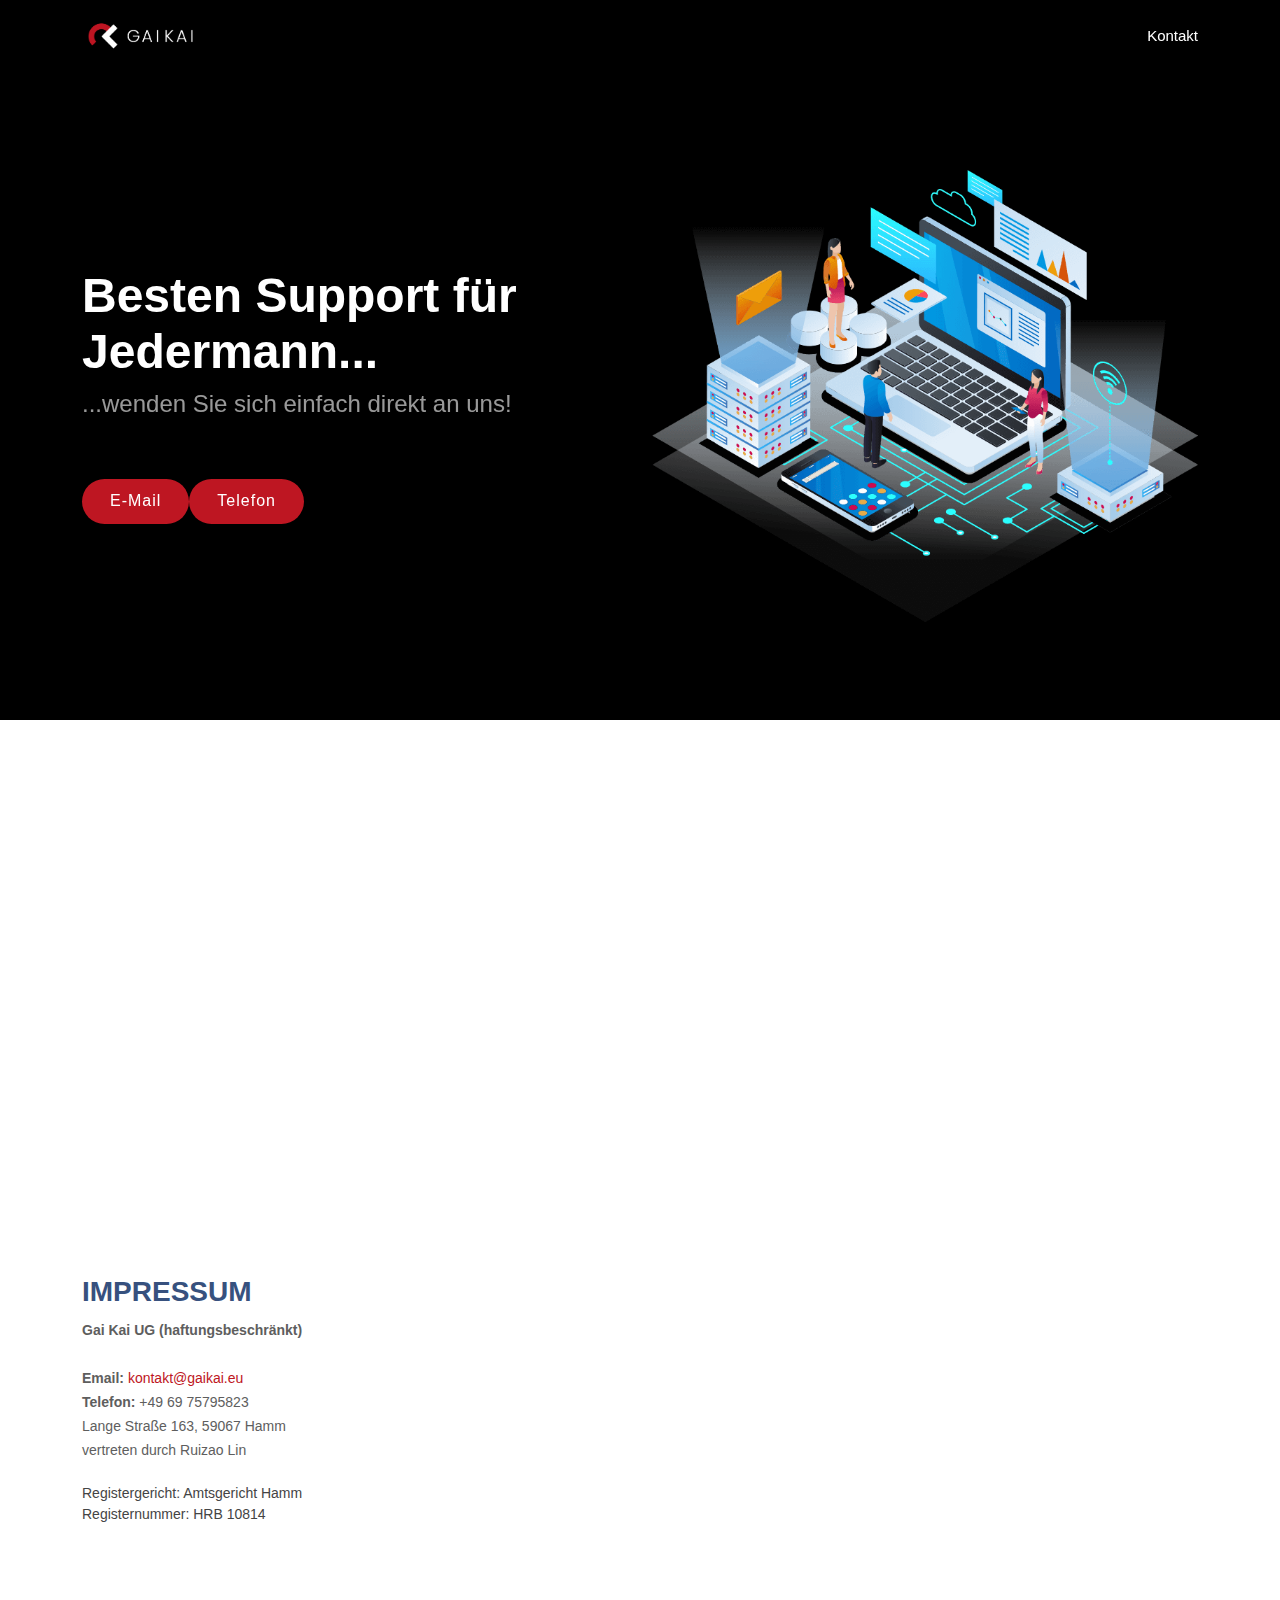
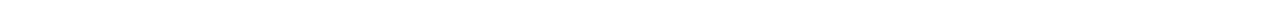
<file: support.html>
<!DOCTYPE html>
<html lang="en">

<head>
  <meta charset="utf-8">
  <meta content="width=device-width, initial-scale=1.0" name="viewport">

  <title>Gaikai UG (haftungsbechränkt) - Support</title>
  <meta content="" name="description">
  <meta content="" name="keywords">

  <!-- Favicons -->
  <link href="assets/img/favicon.png" rel="icon">
  <link href="assets/img/apple-touch-icon.png" rel="apple-touch-icon">



  <!-- Vendor CSS Files -->
  <link href="assets/vendor/aos/aos.css" rel="stylesheet">
  <link href="assets/vendor/bootstrap/css/bootstrap.min.css" rel="stylesheet">
  <link href="assets/vendor/bootstrap-icons/bootstrap-icons.css" rel="stylesheet">
  <link href="assets/vendor/boxicons/css/boxicons.min.css" rel="stylesheet">
  <link href="assets/vendor/glightbox/css/glightbox.min.css" rel="stylesheet">
  <link href="assets/vendor/remixicon/remixicon.css" rel="stylesheet">
  <link href="assets/vendor/swiper/swiper-bundle.min.css" rel="stylesheet">

  <!-- Template Main CSS File -->
  <link href="assets/css/style.css" rel="stylesheet">

  <!-- =======================================================
  * Template Name: Arsha - v4.3.0
  * Template URL: https://bootstrapmade.com/arsha-free-bootstrap-html-template-corporate/
  * Author: BootstrapMade.com
  * License: https://bootstrapmade.com/license/
  ======================================================== -->
</head>

<body>

  <!-- ======= Header ======= -->
  <header id="header" class="fixed-top ">
    <div class="container d-flex align-items-center">

      <h1 class="logo me-auto"><img src="assets/img/logo_long.png"></h1>
      <!-- Uncomment below if you prefer to use an image logo -->
      <!-- <a href="index.html" class="logo me-auto"><img src="assets/img/logo.png" alt="" class="img-fluid"></a>-->

      <nav id="navbar" class="navbar">
        <ul>
          <li><a class="nav-link scrollto" href="#about">Kontakt</a></li>
        <!--  <li><a class="getstarted scrollto" href="#about">Get Started</a></li>-->
        </ul>
        <i class="bi bi-list mobile-nav-toggle"></i>
      </nav><!-- .navbar -->

    </div>
  </header><!-- End Header -->

  <!-- ======= Hero Section ======= -->
  <section id="hero" class="d-flex align-items-center">

    <div class="container">
      <div class="row">
        <div class="col-lg-6 d-flex flex-column justify-content-center pt-4 pt-lg-0 order-2 order-lg-1" data-aos="fade-up" data-aos-delay="200">
          <h1>Besten Support für Jedermann...</h1>
          <h2>...wenden Sie sich einfach direkt an uns!</h2>
          <div class="d-flex justify-content-center justify-content-lg-start">
            <a href="mailto:kontakt@gaikai.eu" class="btn-get-started scrollto">E-Mail</a>
            <p></p>
            <a href="tel:+496975795823" class="btn-get-started scrollto">Telefon</a>
            
          </div>
        </div>
        <div class="col-lg-6 order-1 order-lg-2 hero-img" data-aos="zoom-in" data-aos-delay="200">
          <img src="assets/img/hero-img.png" class="img-fluid animated" alt="">
        </div>
      </div>
    </div>

  </section><!-- End Hero -->

  <main id="main">
    <!-- ======= About Us Section ======= -->
    <section id="about" class="about">
      <div class="container" data-aos="fade-up">

        <div class="section-title">
          <h2>So erreichen Sie uns:</h2>
        </div>

        <div class="row content">
          <div class="col-4">
          </div><div class="col-4">
            <p>
              <strong>Gai Kai UG (haftungsbeschränkt)</strong><br><br>
             <strong>Email:</strong> <a href="mailto:kontakt@gaikai.eu">kontakt@gaikai.eu</a> <br>
              <strong>Telefon:</strong> <a href="tel:+496975795823">+49 69 75795823</a><br>
              Lange Straße 163, 59067 Hamm<br>
              vertreten durch Ruizao Lin
            </p>
            <ul>
              <li><i class="ri-check-double-line"></i>kundenah & kompetent</li>
              <li><i class="ri-check-double-line"></i>persönlich & perfektionistisch</li>
              <li><i class="ri-check-double-line"></i>24/7 erreichbar</li>
            </ul>
          </div><div class="col-4"> 
          </div>      
      </div>
    </section><!-- End About Us Section -->




  </main><!-- End #main -->

  <!-- ======= Footer ======= -->
  <footer id="footer">

    <div class="footer-top">
      <div class="container">
        <div class="row">

          <div class="col-lg-3 col-md-6 footer-contact">
            <h3>Impressum</h3>
            <p>
              <strong>Gai Kai UG (haftungsbeschränkt)</strong><br><br>
             <strong>Email:</strong> <a href="mailto:kontakt@gaikai.eu">kontakt@gaikai.eu</a> <br>
              <strong>Telefon:</strong> +49 69 75795823<br>
              Lange Straße 163, 59067 Hamm<br>
              vertreten durch Ruizao Lin
            </p>
            <br>Registergericht: Amtsgericht Hamm
            <br>Registernummer: HRB 10814 </p>
       
            <br>
            <br>
          </div>
        </div>
      </div>
    </div>

    </div>
  </footer><!-- End Footer -->

  <div id="preloader"></div>
  <a href="#" class="back-to-top d-flex align-items-center justify-content-center"><i class="bi bi-arrow-up-short"></i></a>

  <!-- Vendor JS Files -->
  <script src="assets/vendor/aos/aos.js"></script>
  <script src="assets/vendor/bootstrap/js/bootstrap.bundle.min.js"></script>
  <script src="assets/vendor/glightbox/js/glightbox.min.js"></script>
  <script src="assets/vendor/isotope-layout/isotope.pkgd.min.js"></script>
  <script src="assets/vendor/php-email-form/validate.js"></script>
  <script src="assets/vendor/swiper/swiper-bundle.min.js"></script>
  <script src="assets/vendor/waypoints/noframework.waypoints.js"></script>

  <!-- Template Main JS File -->
  <script src="assets/js/main.js"></script>

</body>

</html>
</file>
<file: assets/css/style.css>
/**
* Template Name: Arsha - v4.3.0
* Template URL: https://bootstrapmade.com/arsha-free-bootstrap-html-template-corporate/
* Author: BootstrapMade.com
* License: https://bootstrapmade.com/license/
*/

/*--------------------------------------------------------------
# General
--------------------------------------------------------------*/
:root{
  --dark: black;
  --primary: #be1622;
  --secondary: #1d1d1b;
}

body {
  font-family: "Open Sans", sans-serif;
  color: #444444;
}

a {
  color: var(--primary);
  text-decoration: none;
}

a:hover {
  color:var(--secondary);
  text-decoration: none;
}

h1, h2, h3, h4, h5, h6 {
  font-family: "Jost", sans-serif;
}

/*--------------------------------------------------------------
# Preloader
--------------------------------------------------------------*/
#preloader {
  position: fixed;
  top: 0;
  left: 0;
  right: 0;
  bottom: 0;
  z-index: 9999;
  overflow: hidden;
  background: #37517e;
}

#preloader:before {
  content: "";
  position: fixed;
  top: calc(50% - 30px);
  left: calc(50% - 30px);
  border: 6px solid #37517e;
  border-top-color: #fff;
  border-bottom-color: #fff;
  border-radius: 50%;
  width: 60px;
  height: 60px;
  -webkit-animation: animate-preloader 1s linear infinite;
  animation: animate-preloader 1s linear infinite;
}

@-webkit-keyframes animate-preloader {
  0% {
    transform: rotate(0deg);
  }
  100% {
    transform: rotate(360deg);
  }
}

@keyframes animate-preloader {
  0% {
    transform: rotate(0deg);
  }
  100% {
    transform: rotate(360deg);
  }
}

/*--------------------------------------------------------------
# Back to top button
--------------------------------------------------------------*/
.back-to-top {
  position: fixed;
  visibility: hidden;
  opacity: 0;
  right: 15px;
  bottom: 15px;
  z-index: 996;
  background: var(--primary);
  width: 40px;
  height: 40px;
  border-radius: 50px;
  transition: all 0.4s;
}

.back-to-top i {
  font-size: 24px;
  color: #fff;
  line-height: 0;
}

.back-to-top:hover {
  background: #6bc1e9;
  color: #fff;
}

.back-to-top.active {
  visibility: visible;
  opacity: 1;
}

/*--------------------------------------------------------------
# Header
--------------------------------------------------------------*/
#header {
  transition: all 0.5s;
  z-index: 997;
  padding: 15px 0;
}

#header.header-scrolled, #header.header-inner-pages {
  background: rgba(40, 58, 90, 0.9);
}

#header .logo {
  font-size: 30px;
  margin: 0;
  padding: 0;
  line-height: 1;
  font-weight: 500;
  letter-spacing: 2px;
  text-transform: uppercase;
}

#header .logo a {
  color: #fff;
}

#header .logo img {
  max-height: 40px;
}

/*--------------------------------------------------------------
# Navigation Menu
--------------------------------------------------------------*/
/**
* Desktop Navigation 
*/
.navbar {
  padding: 0;
}

.navbar ul {
  margin: 0;
  padding: 0;
  display: flex;
  list-style: none;
  align-items: center;
}

.navbar li {
  position: relative;
}

.navbar a, .navbar a:focus {
  display: flex;
  align-items: center;
  justify-content: space-between;
  padding: 10px 0 10px 30px;
  font-size: 15px;
  font-weight: 500;
  color: #fff;
  white-space: nowrap;
  transition: 0.3s;
}

.navbar a i, .navbar a:focus i {
  font-size: 12px;
  line-height: 0;
  margin-left: 5px;
}

.navbar a:hover, .navbar .active, .navbar .active:focus, .navbar li:hover > a {
  color: var(--primary);
}

.navbar .getstarted {
  padding: 8px 20px;
  margin-left: 30px;
  border-radius: 50px;
  color: #fff;
  font-size: 14px;
  border: 2px solid var(--primary);
  font-weight: 600;
}

.navbar .getstarted:hover {
  color: #fff;
  background: var(--secondary);
}

.navbar .dropdown ul {
  display: block;
  position: absolute;
  left: 14px;
  top: calc(100% + 30px);
  margin: 0;
  padding: 10px 0;
  z-index: 99;
  opacity: 0;
  visibility: hidden;
  background: #fff;
  box-shadow: 0px 0px 30px rgba(127, 137, 161, 0.25);
  transition: 0.3s;
  border-radius: 4px;
}

.navbar .dropdown ul li {
  min-width: 200px;
}

.navbar .dropdown ul a {
  padding: 10px 20px;
  font-size: 14px;
  text-transform: none;
  font-weight: 500;
  color: #0c3c53;
}

.navbar .dropdown ul a i {
  font-size: 12px;
}

.navbar .dropdown ul a:hover, .navbar .dropdown ul .active:hover, .navbar .dropdown ul li:hover > a {
  color: var(--primary);
}

.navbar .dropdown:hover > ul {
  opacity: 1;
  top: 100%;
  visibility: visible;
}

.navbar .dropdown .dropdown ul {
  top: 0;
  left: calc(100% - 30px);
  visibility: hidden;
}

.navbar .dropdown .dropdown:hover > ul {
  opacity: 1;
  top: 0;
  left: 100%;
  visibility: visible;
}

@media (max-width: 1366px) {
  .navbar .dropdown .dropdown ul {
    left: -90%;
  }
  .navbar .dropdown .dropdown:hover > ul {
    left: -100%;
  }
}

/**
* Mobile Navigation 
*/
.mobile-nav-toggle {
  color: #fff;
  font-size: 28px;
  cursor: pointer;
  display: none;
  line-height: 0;
  transition: 0.5s;
}

.mobile-nav-toggle.bi-x {
  color: #fff;
}

@media (max-width: 991px) {
  .mobile-nav-toggle {
    display: block;
  }
  .navbar ul {
    display: none;
  }
}

.navbar-mobile {
  position: fixed;
  overflow: hidden;
  top: 0;
  right: 0;
  left: 0;
  bottom: 0;
  background: rgba(40, 58, 90, 0.9);
  transition: 0.3s;
  z-index: 999;
}

.navbar-mobile .mobile-nav-toggle {
  position: absolute;
  top: 15px;
  right: 15px;
}

.navbar-mobile ul {
  display: block;
  position: absolute;
  top: 55px;
  right: 15px;
  bottom: 15px;
  left: 15px;
  padding: 10px 0;
  border-radius: 10px;
  background-color: #fff;
  overflow-y: auto;
  transition: 0.3s;
}

.navbar-mobile a {
  padding: 10px 20px;
  font-size: 15px;
  color: #37517e;
}

.navbar-mobile a:hover, .navbar-mobile .active, .navbar-mobile li:hover > a {
  color: var(--primary);
}

.navbar-mobile .getstarted {
  margin: 15px;
  color: #37517e;
}

.navbar-mobile .dropdown ul {
  position: static;
  display: none;
  margin: 10px 20px;
  padding: 10px 0;
  z-index: 99;
  opacity: 1;
  visibility: visible;
  background: #fff;
  box-shadow: 0px 0px 30px rgba(127, 137, 161, 0.25);
}

.navbar-mobile .dropdown ul li {
  min-width: 200px;
}

.navbar-mobile .dropdown ul a {
  padding: 10px 20px;
}

.navbar-mobile .dropdown ul a i {
  font-size: 12px;
}

.navbar-mobile .dropdown ul a:hover, .navbar-mobile .dropdown ul .active:hover, .navbar-mobile .dropdown ul li:hover > a {
  color: var(--primary);
}

.navbar-mobile .dropdown > .dropdown-active {
  display: block;
}

/*--------------------------------------------------------------
# Hero Section
--------------------------------------------------------------*/
#hero {
  width: 100%;
  height: 80vh;
  background: var(--dark);
}

#hero .container {
  padding-top: 72px;
}

#hero h1 {
  margin: 0 0 10px 0;
  font-size: 48px;
  font-weight: 700;
  line-height: 56px;
  color: #fff;
}

#hero h2 {
  color: rgba(255, 255, 255, 0.6);
  margin-bottom: 50px;
  font-size: 24px;
}

#hero .btn-get-started {
  font-family: "Jost", sans-serif;
  font-weight: 500;
  font-size: 16px;
  letter-spacing: 1px;
  display: inline-block;
  padding: 10px 28px 11px 28px;
  border-radius: 50px;
  transition: 0.5s;
  margin: 10px 0 0 0;
  color: #fff;
  background: var(--primary);
}

#hero .btn-get-started:hover {
  background: var(--secondary);
}

#hero .btn-watch-video {
  font-size: 16px;
  display: flex;
  align-items: center;
  transition: 0.5s;
  margin: 10px 0 0 25px;
  color: #fff;
  line-height: 1;
}

#hero .btn-watch-video i {
  line-height: 0;
  color: #fff;
  font-size: 32px;
  transition: 0.3s;
  margin-right: 8px;
}

#hero .btn-watch-video:hover i {
  color: var(--primary);
}

#hero .animated {
  animation: up-down 2s ease-in-out infinite alternate-reverse both;
}

@media (max-width: 991px) {
  #hero {
    height: 100vh;
    text-align: center;
  }
  #hero .animated {
    -webkit-animation: none;
    animation: none;
  }
  #hero .hero-img {
    text-align: center;
  }
  #hero .hero-img img {
    width: 50%;
  }
}

@media (max-width: 768px) {
  #hero h1 {
    font-size: 28px;
    line-height: 36px;
  }
  #hero h2 {
    font-size: 18px;
    line-height: 24px;
    margin-bottom: 30px;
  }
  #hero .hero-img img {
    width: 70%;
  }
}

@media (max-width: 575px) {
  #hero .hero-img img {
    width: 80%;
  }
  #hero .btn-get-started {
    font-size: 16px;
    padding: 10px 24px 11px 24px;
  }
}

@-webkit-keyframes up-down {
  0% {
    transform: translateY(10px);
  }
  100% {
    transform: translateY(-10px);
  }
}

@keyframes up-down {
  0% {
    transform: translateY(10px);
  }
  100% {
    transform: translateY(-10px);
  }
}

/*--------------------------------------------------------------
# Sections General
--------------------------------------------------------------*/
section {
  padding: 60px 0;
  overflow: hidden;
}

.section-bg {
  background-color: #f3f5fa;
}

.section-title {
  text-align: center;
  padding-bottom: 30px;
}

.section-title h2 {
  font-size: 32px;
  font-weight: bold;
  text-transform: uppercase;
  margin-bottom: 20px;
  padding-bottom: 20px;
  position: relative;
  color: #37517e;
}

.section-title h2::before {
  content: '';
  position: absolute;
  display: block;
  width: 120px;
  height: 1px;
  background: #ddd;
  bottom: 1px;
  left: calc(50% - 60px);
}

.section-title h2::after {
  content: '';
  position: absolute;
  display: block;
  width: 40px;
  height: 3px;
  background: var(--primary);
  bottom: 0;
  left: calc(50% - 20px);
}

.section-title p {
  margin-bottom: 0;
}

/*--------------------------------------------------------------
# Cliens
--------------------------------------------------------------*/
.cliens {
  padding: 12px 0;
  text-align: center;
}

.cliens img {
  max-width: 45%;
  transition: all 0.4s ease-in-out;
  display: inline-block;
  padding: 15px 0;
  filter: grayscale(100);
}

.cliens img:hover {
  filter: none;
  transform: scale(1.1);
}

@media (max-width: 768px) {
  .cliens img {
    max-width: 40%;
  }
}

/*--------------------------------------------------------------
# About Us
--------------------------------------------------------------*/
.about .content h3 {
  font-weight: 600;
  font-size: 26px;
}

.about .content ul {
  list-style: none;
  padding: 0;
}

.about .content ul li {
  padding-left: 28px;
  position: relative;
}

.about .content ul li + li {
  margin-top: 10px;
}

.about .content ul i {
  position: absolute;
  left: 0;
  top: 2px;
  font-size: 20px;
  color: var(--primary);
  line-height: 1;
}

.about .content p:last-child {
  margin-bottom: 0;
}

.about .content .btn-learn-more {
  font-family: "Poppins", sans-serif;
  font-weight: 500;
  font-size: 14px;
  letter-spacing: 1px;
  display: inline-block;
  padding: 12px 32px;
  border-radius: 4px;
  transition: 0.3s;
  line-height: 1;
  color: var(--primary);
  -webkit-animation-delay: 0.8s;
  animation-delay: 0.8s;
  margin-top: 6px;
  border: 2px solid var(--primary);
}

.about .content .btn-learn-more:hover {
  background: var(--primary);
  color: #fff;
  text-decoration: none;
}

/*--------------------------------------------------------------
# Why Us
--------------------------------------------------------------*/
.why-us .content {
  padding: 60px 100px 0 100px;
}

.why-us .content h3 {
  font-weight: 400;
  font-size: 34px;
  color: #37517e;
}

.why-us .content h4 {
  font-size: 20px;
  font-weight: 700;
  margin-top: 5px;
}

.why-us .content p {
  font-size: 15px;
  color: #848484;
}

.why-us .img {
  background-size: contain;
  background-repeat: no-repeat;
  background-position: center center;
}

.why-us .accordion-list {
  padding: 0 100px 60px 100px;
}

.why-us .accordion-list ul {
  padding: 0;
  list-style: none;
}

.why-us .accordion-list li + li {
  margin-top: 15px;
}

.why-us .accordion-list li {
  padding: 20px;
  background: #fff;
  border-radius: 4px;
}

.why-us .accordion-list a {
  display: block;
  position: relative;
  font-family: "Poppins", sans-serif;
  font-size: 16px;
  line-height: 24px;
  font-weight: 500;
  padding-right: 30px;
  outline: none;
  cursor: pointer;
}

.why-us .accordion-list span {
  color: var(--primary);
  font-weight: 600;
  font-size: 18px;
  padding-right: 10px;
}

.why-us .accordion-list i {
  font-size: 24px;
  position: absolute;
  right: 0;
  top: 0;
}

.why-us .accordion-list p {
  margin-bottom: 0;
  padding: 10px 0 0 0;
}

.why-us .accordion-list .icon-show {
  display: none;
}

.why-us .accordion-list a.collapsed {
  color: #343a40;
}

.why-us .accordion-list a.collapsed:hover {
  color: var(--primary);
}

.why-us .accordion-list a.collapsed .icon-show {
  display: inline-block;
}

.why-us .accordion-list a.collapsed .icon-close {
  display: none;
}

@media (max-width: 1024px) {
  .why-us .content, .why-us .accordion-list {
    padding-left: 0;
    padding-right: 0;
  }
}

@media (max-width: 992px) {
  .why-us .img {
    min-height: 400px;
  }
  .why-us .content {
    padding-top: 30px;
  }
  .why-us .accordion-list {
    padding-bottom: 30px;
  }
}

@media (max-width: 575px) {
  .why-us .img {
    min-height: 200px;
  }
}

/*--------------------------------------------------------------
# Skills
--------------------------------------------------------------*/
.skills .content h3 {
  font-weight: 700;
  font-size: 32px;
  color: #37517e;
  font-family: "Poppins", sans-serif;
}

.skills .content ul {
  list-style: none;
  padding: 0;
}

.skills .content ul li {
  padding-bottom: 10px;
}

.skills .content ul i {
  font-size: 20px;
  padding-right: 4px;
  color: var(--primary);
}

.skills .content p:last-child {
  margin-bottom: 0;
}

.skills .progress {
  height: 60px;
  display: block;
  background: none;
  border-radius: 0;
}

.skills .progress .skill {
  padding: 0;
  margin: 0 0 6px 0;
  text-transform: uppercase;
  display: block;
  font-weight: 600;
  font-family: "Poppins", sans-serif;
  color: #37517e;
}

.skills .progress .skill .val {
  float: right;
  font-style: normal;
}

.skills .progress-bar-wrap {
  background: #e8edf5;
  height: 10px;
}

.skills .progress-bar {
  width: 1px;
  height: 10px;
  transition: .9s;
  background-color: #4668a2;
}

/*--------------------------------------------------------------
# Services
--------------------------------------------------------------*/
.services .icon-box {
  box-shadow: 0px 0 25px 0 rgba(0, 0, 0, 0.1);
  padding: 50px 30px;
  transition: all ease-in-out 0.4s;
  background: #fff;
}

.services .icon-box .icon {
  margin-bottom: 10px;
}

.services .icon-box .icon i {
  color: var(--primary);
  font-size: 36px;
  transition: 0.3s;
}

.services .icon-box h4 {
  font-weight: 500;
  margin-bottom: 15px;
  font-size: 24px;
}

.services .icon-box h4 a {
  color: #37517e;
  transition: ease-in-out 0.3s;
}

.services .icon-box p {
  line-height: 24px;
  font-size: 14px;
  margin-bottom: 0;
}

.services .icon-box:hover {
  transform: translateY(-10px);
}

.services .icon-box:hover h4 a {
  color: var(--primary);
}

/*--------------------------------------------------------------
# Cta
--------------------------------------------------------------*/
.cta {
  background: linear-gradient(rgba(40, 58, 90, 0.9), rgba(40, 58, 90, 0.9)), url("../img/cta-bg.jpg") fixed center center;
  background-size: cover;
  padding: 120px 0;
}

.cta h3 {
  color: #fff;
  font-size: 28px;
  font-weight: 700;
}

.cta p {
  color: #fff;
}

.cta .cta-btn {
  font-family: "Jost", sans-serif;
  font-weight: 500;
  font-size: 16px;
  letter-spacing: 1px;
  display: inline-block;
  padding: 12px 40px;
  border-radius: 50px;
  transition: 0.5s;
  margin: 10px;
  border: 2px solid #fff;
  color: #fff;
}

.cta .cta-btn:hover {
  background: var(--primary);
  border: 2px solid var(--primary);
}

@media (max-width: 1024px) {
  .cta {
    background-attachment: scroll;
  }
}

@media (min-width: 769px) {
  .cta .cta-btn-container {
    display: flex;
    align-items: center;
    justify-content: flex-end;
  }
}

/*--------------------------------------------------------------
# Portfolio
--------------------------------------------------------------*/
.portfolio #portfolio-flters {
  list-style: none;
  margin-bottom: 20px;
}

.portfolio #portfolio-flters li {
  cursor: pointer;
  display: inline-block;
  margin: 10px 5px;
  font-size: 15px;
  font-weight: 500;
  line-height: 1;
  color: #444444;
  transition: all 0.3s;
  padding: 8px 20px;
  border-radius: 50px;
  font-family: "Poppins", sans-serif;
}

.portfolio #portfolio-flters li:hover, .portfolio #portfolio-flters li.filter-active {
  background: var(--primary);
  color: #fff;
}

.portfolio .portfolio-item {
  margin-bottom: 30px;
}

.portfolio .portfolio-item .portfolio-img {
  overflow: hidden;
}

.portfolio .portfolio-item .portfolio-img img {
  transition: all 0.6s;
}

.portfolio .portfolio-item .portfolio-info {
  opacity: 0;
  position: absolute;
  left: 15px;
  bottom: 0;
  z-index: 3;
  right: 15px;
  transition: all 0.3s;
  background: rgba(55, 81, 126, 0.8);
  padding: 10px 15px;
}

.portfolio .portfolio-item .portfolio-info h4 {
  font-size: 18px;
  color: #fff;
  font-weight: 600;
  color: #fff;
  margin-bottom: 0px;
}

.portfolio .portfolio-item .portfolio-info p {
  color: #f9fcfe;
  font-size: 14px;
  margin-bottom: 0;
}

.portfolio .portfolio-item .portfolio-info .preview-link, .portfolio .portfolio-item .portfolio-info .details-link {
  position: absolute;
  right: 40px;
  font-size: 24px;
  top: calc(50% - 18px);
  color: #fff;
  transition: 0.3s;
}

.portfolio .portfolio-item .portfolio-info .preview-link:hover, .portfolio .portfolio-item .portfolio-info .details-link:hover {
  color: var(--primary);
}

.portfolio .portfolio-item .portfolio-info .details-link {
  right: 10px;
}

.portfolio .portfolio-item:hover .portfolio-img img {
  transform: scale(1.15);
}

.portfolio .portfolio-item:hover .portfolio-info {
  opacity: 1;
}

/*--------------------------------------------------------------
# Portfolio Details
--------------------------------------------------------------*/
.portfolio-details {
  padding-top: 40px;
}

.portfolio-details .portfolio-details-slider img {
  width: 100%;
}

.portfolio-details .portfolio-details-slider .swiper-pagination {
  margin-top: 20px;
  position: relative;
}

.portfolio-details .portfolio-details-slider .swiper-pagination .swiper-pagination-bullet {
  width: 12px;
  height: 12px;
  background-color: #fff;
  opacity: 1;
  border: 1px solid var(--primary);
}

.portfolio-details .portfolio-details-slider .swiper-pagination .swiper-pagination-bullet-active {
  background-color: var(--primary);
}

.portfolio-details .portfolio-info {
  padding: 30px;
  box-shadow: 0px 0 30px rgba(55, 81, 126, 0.08);
}

.portfolio-details .portfolio-info h3 {
  font-size: 22px;
  font-weight: 700;
  margin-bottom: 20px;
  padding-bottom: 20px;
  border-bottom: 1px solid #eee;
}

.portfolio-details .portfolio-info ul {
  list-style: none;
  padding: 0;
  font-size: 15px;
}

.portfolio-details .portfolio-info ul li + li {
  margin-top: 10px;
}

.portfolio-details .portfolio-description {
  padding-top: 30px;
}

.portfolio-details .portfolio-description h2 {
  font-size: 26px;
  font-weight: 700;
  margin-bottom: 20px;
}

.portfolio-details .portfolio-description p {
  padding: 0;
}

/*--------------------------------------------------------------
# Team
--------------------------------------------------------------*/
.team .member {
  position: relative;
  box-shadow: 0px 2px 15px rgba(0, 0, 0, 0.1);
  padding: 30px;
  border-radius: 5px;
  background: #fff;
  transition: 0.5s;
}

.team .member .pic {
  overflow: hidden;
  width: 180px;
  border-radius: 50%;
}

.team .member .pic img {
  transition: ease-in-out 0.3s;
}

.team .member:hover {
  transform: translateY(-10px);
}

.team .member .member-info {
  padding-left: 30px;
}

.team .member h4 {
  font-weight: 700;
  margin-bottom: 5px;
  font-size: 20px;
  color: #37517e;
}

.team .member span {
  display: block;
  font-size: 15px;
  padding-bottom: 10px;
  position: relative;
  font-weight: 500;
}

.team .member span::after {
  content: '';
  position: absolute;
  display: block;
  width: 50px;
  height: 1px;
  background: #cbd6e9;
  bottom: 0;
  left: 0;
}

.team .member p {
  margin: 10px 0 0 0;
  font-size: 14px;
}

.team .member .social {
  margin-top: 12px;
  display: flex;
  align-items: center;
  justify-content: flex-start;
}

.team .member .social a {
  transition: ease-in-out 0.3s;
  display: flex;
  align-items: center;
  justify-content: center;
  border-radius: 50px;
  width: 32px;
  height: 32px;
  background: #eff2f8;
}

.team .member .social a i {
  color: #37517e;
  font-size: 16px;
  margin: 0 2px;
}

.team .member .social a:hover {
  background: var(--primary);
}

.team .member .social a:hover i {
  color: #fff;
}

.team .member .social a + a {
  margin-left: 8px;
}

/*--------------------------------------------------------------
# Pricing
--------------------------------------------------------------*/
.pricing .row {
  padding-top: 40px;
}

.pricing .box {
  padding: 60px 40px;
  box-shadow: 0 3px 20px -2px rgba(20, 45, 100, 0.1);
  background: #fff;
  height: 100%;
  border-top: 4px solid #fff;
  border-radius: 5px;
}

.pricing h3 {
  font-weight: 500;
  margin-bottom: 15px;
  font-size: 20px;
  color: #37517e;
}

.pricing h4 {
  font-size: 48px;
  color: #37517e;
  font-weight: 400;
  font-family: "Jost", sans-serif;
  margin-bottom: 25px;
}

.pricing h4 sup {
  font-size: 28px;
}

.pricing h4 span {
  color: var(--primary);
  font-size: 18px;
  display: block;
}

.pricing ul {
  padding: 20px 0;
  list-style: none;
  color: #999;
  text-align: left;
  line-height: 20px;
}

.pricing ul li {
  padding: 10px 0 10px 30px;
  position: relative;
}

.pricing ul i {
  color: #28a745;
  font-size: 24px;
  position: absolute;
  left: 0;
  top: 6px;
}

.pricing ul .na {
  color: #ccc;
}

.pricing ul .na i {
  color: #ccc;
}

.pricing ul .na span {
  text-decoration: line-through;
}

.pricing .buy-btn {
  display: inline-block;
  padding: 12px 35px;
  border-radius: 50px;
  color: var(--primary);
  transition: none;
  font-size: 16px;
  font-weight: 500;
  font-family: "Jost", sans-serif;
  transition: 0.3s;
  border: 1px solid var(--primary);
}

.pricing .buy-btn:hover {
  background: var(--primary);
  color: #fff;
}

.pricing .featured {
  border-top-color: var(--primary);
}

.pricing .featured .buy-btn {
  background: var(--primary);
  color: #fff;
}

.pricing .featured .buy-btn:hover {
  background: #23a3df;
}

@media (max-width: 992px) {
  .pricing .box {
    max-width: 60%;
    margin: 0 auto 30px auto;
  }
}

@media (max-width: 767px) {
  .pricing .box {
    max-width: 80%;
    margin: 0 auto 30px auto;
  }
}

@media (max-width: 420px) {
  .pricing .box {
    max-width: 100%;
    margin: 0 auto 30px auto;
  }
}

/*--------------------------------------------------------------
# Frequently Asked Questions
--------------------------------------------------------------*/
.faq .faq-list {
  padding: 0 100px;
}

.faq .faq-list ul {
  padding: 0;
  list-style: none;
}

.faq .faq-list li + li {
  margin-top: 15px;
}

.faq .faq-list li {
  padding: 20px;
  background: #fff;
  border-radius: 4px;
  position: relative;
}

.faq .faq-list a {
  display: block;
  position: relative;
  font-family: "Poppins", sans-serif;
  font-size: 16px;
  line-height: 24px;
  font-weight: 500;
  padding: 0 30px;
  outline: none;
  cursor: pointer;
}

.faq .faq-list .icon-help {
  font-size: 24px;
  position: absolute;
  right: 0;
  left: 20px;
  color: var(--primary);
}

.faq .faq-list .icon-show, .faq .faq-list .icon-close {
  font-size: 24px;
  position: absolute;
  right: 0;
  top: 0;
}

.faq .faq-list p {
  margin-bottom: 0;
  padding: 10px 0 0 0;
}

.faq .faq-list .icon-show {
  display: none;
}

.faq .faq-list a.collapsed {
  color: #37517e;
  transition: 0.3s;
}

.faq .faq-list a.collapsed:hover {
  color: var(--primary);
}

.faq .faq-list a.collapsed .icon-show {
  display: inline-block;
}

.faq .faq-list a.collapsed .icon-close {
  display: none;
}

@media (max-width: 1200px) {
  .faq .faq-list {
    padding: 0;
  }
}

/*--------------------------------------------------------------
# Contact
--------------------------------------------------------------*/
.contact .info {
  border-top: 3px solid var(--primary);
  border-bottom: 3px solid var(--primary);
  padding: 30px;
  background: #fff;
  width: 100%;
  box-shadow: 0 0 24px 0 rgba(0, 0, 0, 0.1);
}

.contact .info i {
  font-size: 20px;
  color: var(--primary);
  float: left;
  width: 44px;
  height: 44px;
  background: #e7f5fb;
  display: flex;
  justify-content: center;
  align-items: center;
  border-radius: 50px;
  transition: all 0.3s ease-in-out;
}

.contact .info h4 {
  padding: 0 0 0 60px;
  font-size: 22px;
  font-weight: 600;
  margin-bottom: 5px;
  color: #37517e;
}

.contact .info p {
  padding: 0 0 10px 60px;
  margin-bottom: 20px;
  font-size: 14px;
  color: #6182ba;
}

.contact .info .email p {
  padding-top: 5px;
}

.contact .info .social-links {
  padding-left: 60px;
}

.contact .info .social-links a {
  font-size: 18px;
  display: inline-block;
  background: #333;
  color: #fff;
  line-height: 1;
  padding: 8px 0;
  border-radius: 50%;
  text-align: center;
  width: 36px;
  height: 36px;
  transition: 0.3s;
  margin-right: 10px;
}

.contact .info .social-links a:hover {
  background: var(--primary);
  color: #fff;
}

.contact .info .email:hover i, .contact .info .address:hover i, .contact .info .phone:hover i {
  background: var(--primary);
  color: #fff;
}

.contact .php-email-form {
  width: 100%;
  border-top: 3px solid var(--primary);
  border-bottom: 3px solid var(--primary);
  padding: 30px;
  background: #fff;
  box-shadow: 0 0 24px 0 rgba(0, 0, 0, 0.12);
}

.contact .php-email-form .form-group {
  padding-bottom: 8px;
}

.contact .php-email-form .validate {
  display: none;
  color: red;
  margin: 0 0 15px 0;
  font-weight: 400;
  font-size: 13px;
}

.contact .php-email-form .error-message {
  display: none;
  color: #fff;
  background: #ed3c0d;
  text-align: left;
  padding: 15px;
  font-weight: 600;
}

.contact .php-email-form .error-message br + br {
  margin-top: 25px;
}

.contact .php-email-form .sent-message {
  display: none;
  color: #fff;
  background: #18d26e;
  text-align: center;
  padding: 15px;
  font-weight: 600;
}

.contact .php-email-form .loading {
  display: none;
  background: #fff;
  text-align: center;
  padding: 15px;
}

.contact .php-email-form .loading:before {
  content: "";
  display: inline-block;
  border-radius: 50%;
  width: 24px;
  height: 24px;
  margin: 0 10px -6px 0;
  border: 3px solid #18d26e;
  border-top-color: #eee;
  -webkit-animation: animate-loading 1s linear infinite;
  animation: animate-loading 1s linear infinite;
}

.contact .php-email-form .form-group {
  margin-bottom: 20px;
}

.contact .php-email-form label {
  padding-bottom: 8px;
}

.contact .php-email-form input, .contact .php-email-form textarea {
  border-radius: 0;
  box-shadow: none;
  font-size: 14px;
  border-radius: 4px;
}

.contact .php-email-form input:focus, .contact .php-email-form textarea:focus {
  border-color: var(--primary);
}

.contact .php-email-form input {
  height: 44px;
}

.contact .php-email-form textarea {
  padding: 10px 12px;
}

.contact .php-email-form button[type="submit"] {
  background: var(--primary);
  border: 0;
  padding: 12px 34px;
  color: #fff;
  transition: 0.4s;
  border-radius: 50px;
}

.contact .php-email-form button[type="submit"]:hover {
  background: var(--secondary);
}

@-webkit-keyframes animate-loading {
  0% {
    transform: rotate(0deg);
  }
  100% {
    transform: rotate(360deg);
  }
}

@keyframes animate-loading {
  0% {
    transform: rotate(0deg);
  }
  100% {
    transform: rotate(360deg);
  }
}

/*--------------------------------------------------------------
# Breadcrumbs
--------------------------------------------------------------*/
.breadcrumbs {
  padding: 15px 0;
  background: #f3f5fa;
  min-height: 40px;
  margin-top: 72px;
}

@media (max-width: 992px) {
  .breadcrumbs {
    margin-top: 68px;
  }
}

.breadcrumbs h2 {
  font-size: 28px;
  font-weight: 600;
  color: #37517e;
}

.breadcrumbs ol {
  display: flex;
  flex-wrap: wrap;
  list-style: none;
  padding: 0 0 10px 0;
  margin: 0;
  font-size: 14px;
}

.breadcrumbs ol li + li {
  padding-left: 10px;
}

.breadcrumbs ol li + li::before {
  display: inline-block;
  padding-right: 10px;
  color: #4668a2;
  content: "/";
}

/*--------------------------------------------------------------
# Footer
--------------------------------------------------------------*/
#footer {
  font-size: 14px;
  background: #37517e;
}

#footer .footer-newsletter {
  padding: 50px 0;
  background: #f3f5fa;
  text-align: center;
  font-size: 15px;
  color: #444444;
}

#footer .footer-newsletter h4 {
  font-size: 24px;
  margin: 0 0 20px 0;
  padding: 0;
  line-height: 1;
  font-weight: 600;
  color: #37517e;
}

#footer .footer-newsletter form {
  margin-top: 30px;
  background: #fff;
  padding: 6px 10px;
  position: relative;
  border-radius: 50px;
  box-shadow: 0px 2px 15px rgba(0, 0, 0, 0.06);
  text-align: left;
}

#footer .footer-newsletter form input[type="email"] {
  border: 0;
  padding: 4px 8px;
  width: calc(100% - 100px);
}

#footer .footer-newsletter form input[type="submit"] {
  position: absolute;
  top: 0;
  right: 0;
  bottom: 0;
  border: 0;
  background: none;
  font-size: 16px;
  padding: 0 20px;
  background: var(--primary);
  color: #fff;
  transition: 0.3s;
  border-radius: 50px;
  box-shadow: 0px 2px 15px rgba(0, 0, 0, 0.1);
}

#footer .footer-newsletter form input[type="submit"]:hover {
  background: var(--secondary);
}

#footer .footer-top {
  padding: 60px 0 30px 0;
  background: #fff;
}

#footer .footer-top .footer-contact {
  margin-bottom: 30px;
}

#footer .footer-top .footer-contact h3 {
  font-size: 28px;
  margin: 0 0 10px 0;
  padding: 2px 0 2px 0;
  line-height: 1;
  text-transform: uppercase;
  font-weight: 600;
  color: #37517e;
}

#footer .footer-top .footer-contact p {
  font-size: 14px;
  line-height: 24px;
  margin-bottom: 0;
  font-family: "Jost", sans-serif;
  color: #5e5e5e;
}

#footer .footer-top h4 {
  font-size: 16px;
  font-weight: bold;
  color: #37517e;
  position: relative;
  padding-bottom: 12px;
}

#footer .footer-top .footer-links {
  margin-bottom: 30px;
}

#footer .footer-top .footer-links ul {
  list-style: none;
  padding: 0;
  margin: 0;
}

#footer .footer-top .footer-links ul i {
  padding-right: 2px;
  color: var(--primary);
  font-size: 18px;
  line-height: 1;
}

#footer .footer-top .footer-links ul li {
  padding: 10px 0;
  display: flex;
  align-items: center;
}

#footer .footer-top .footer-links ul li:first-child {
  padding-top: 0;
}

#footer .footer-top .footer-links ul a {
  color: #777777;
  transition: 0.3s;
  display: inline-block;
  line-height: 1;
}

#footer .footer-top .footer-links ul a:hover {
  text-decoration: none;
  color: var(--primary);
}

#footer .footer-top .social-links a {
  font-size: 18px;
  display: inline-block;
  background: var(--primary);
  color: #fff;
  line-height: 1;
  padding: 8px 0;
  margin-right: 4px;
  border-radius: 50%;
  text-align: center;
  width: 36px;
  height: 36px;
  transition: 0.3s;
}

#footer .footer-top .social-links a:hover {
  background: var(--secondary);
  color: #fff;
  text-decoration: none;
}

#footer .footer-bottom {
  padding-top: 30px;
  padding-bottom: 30px;
  color: #fff;
}

#footer .copyright {
  float: left;
}

#footer .credits {
  float: right;
  padding-left: .5rem;
  font-size: 13px;
}

#footer .credits a {
  transition: 0.3s;
}

@media (max-width: 768px) {
  #footer .footer-bottom {
    padding-top: 20px;
    padding-bottom: 20px;
  }
  #footer .copyright, #footer .credits {
    text-align: center;
    float: none;
  }
  #footer .credits {
    padding-top: 4px;
  }
}
</file>
